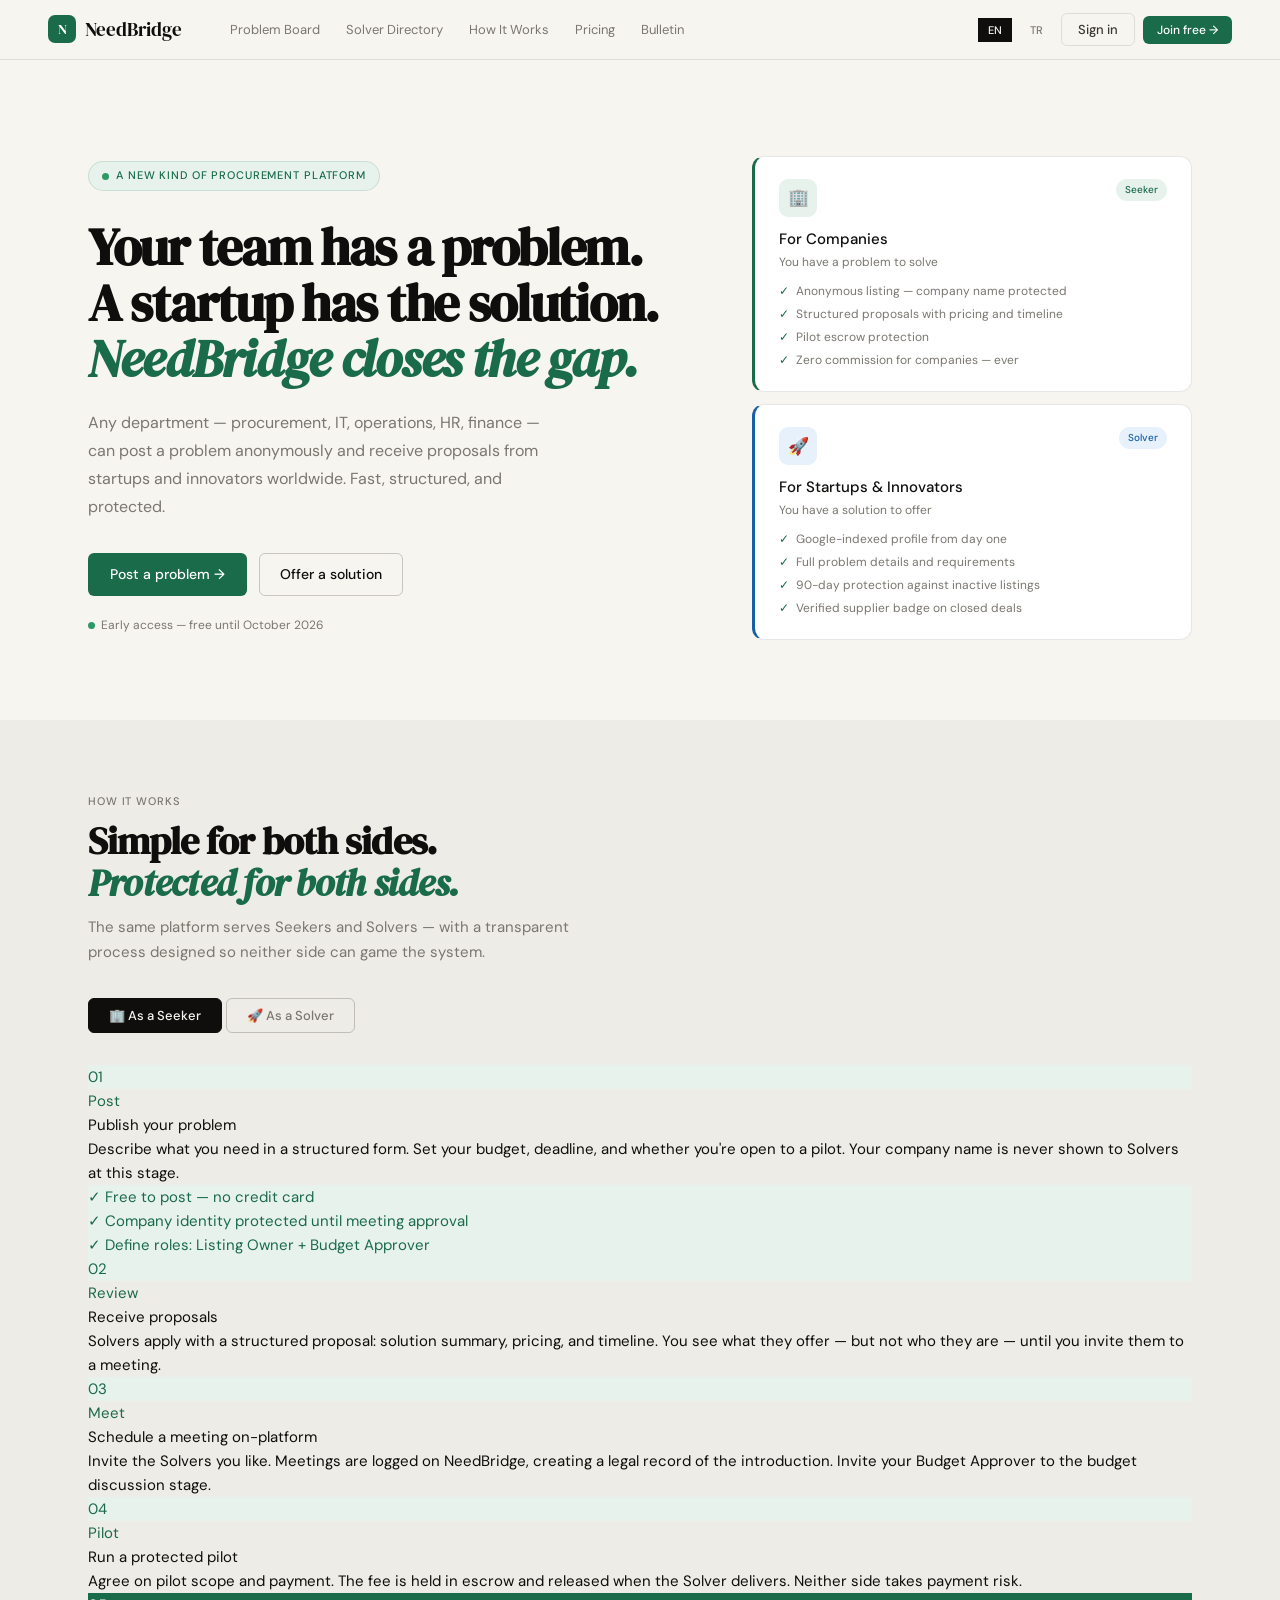
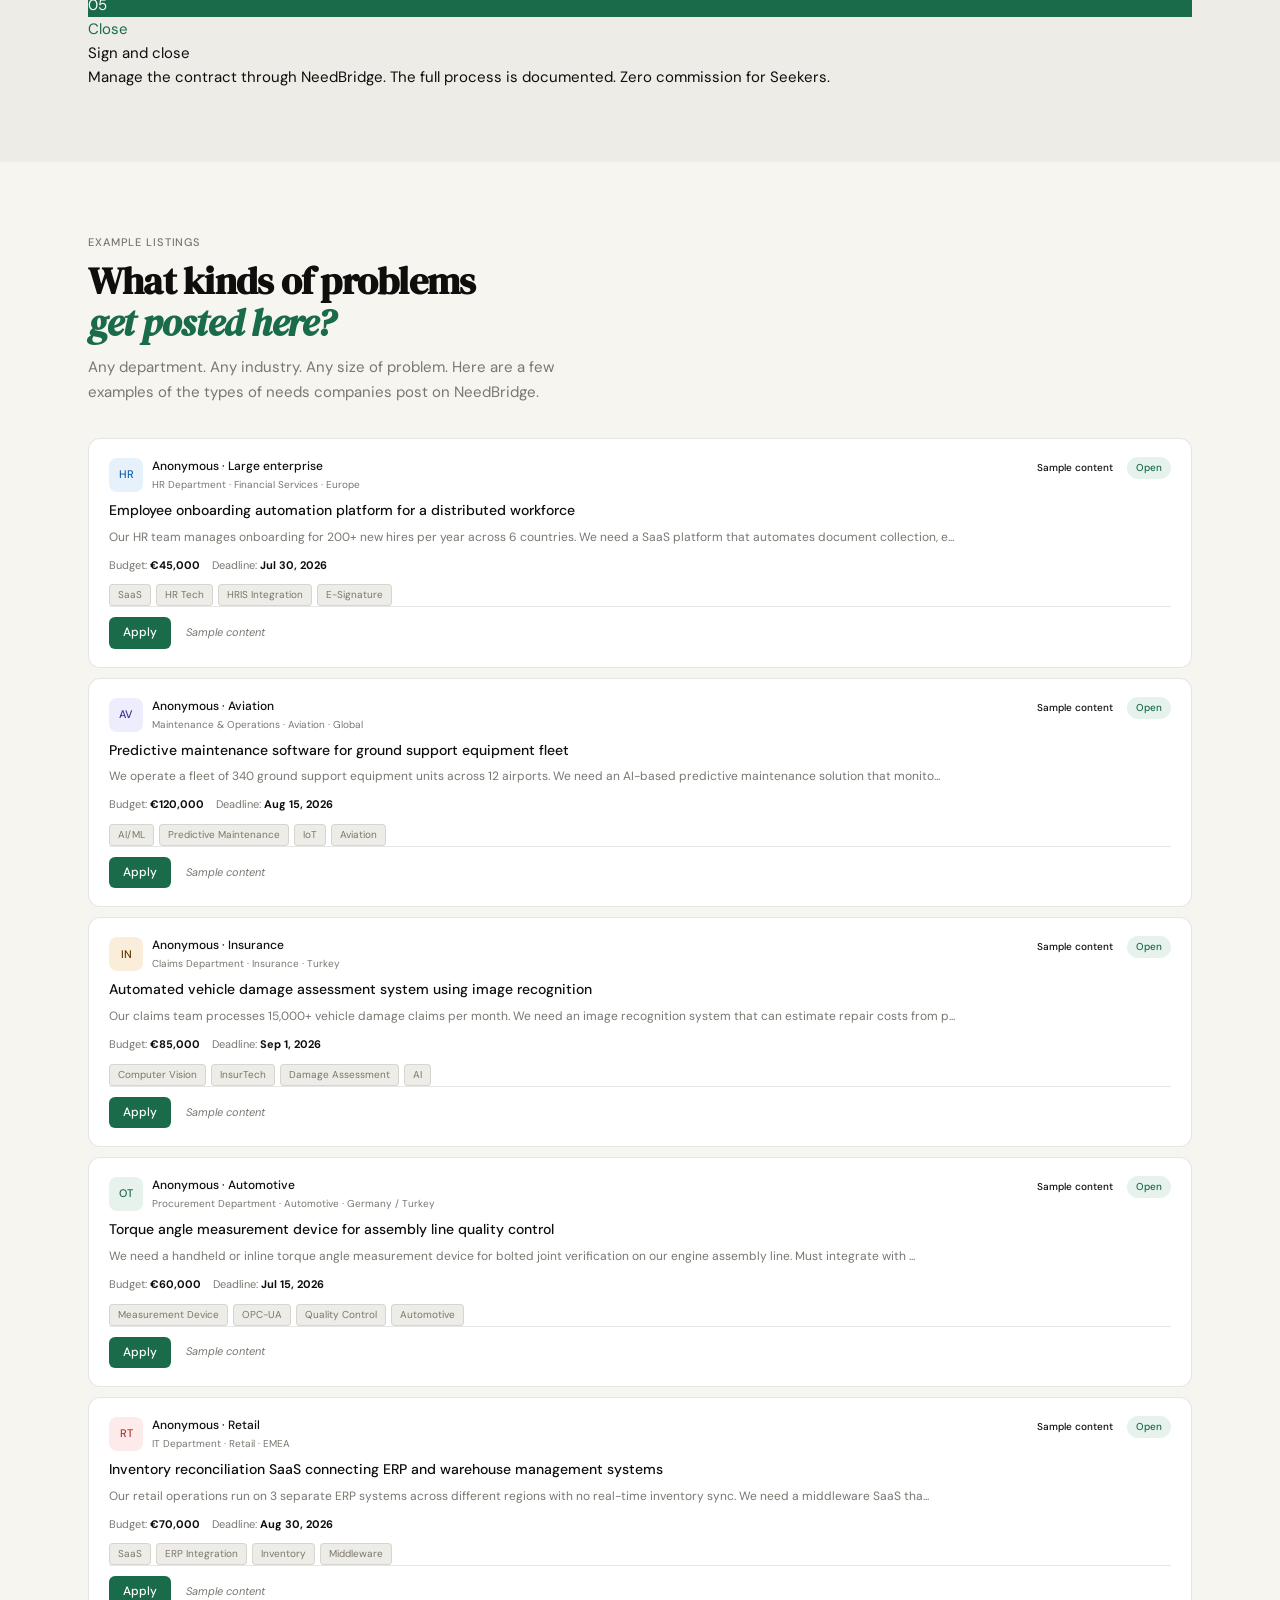
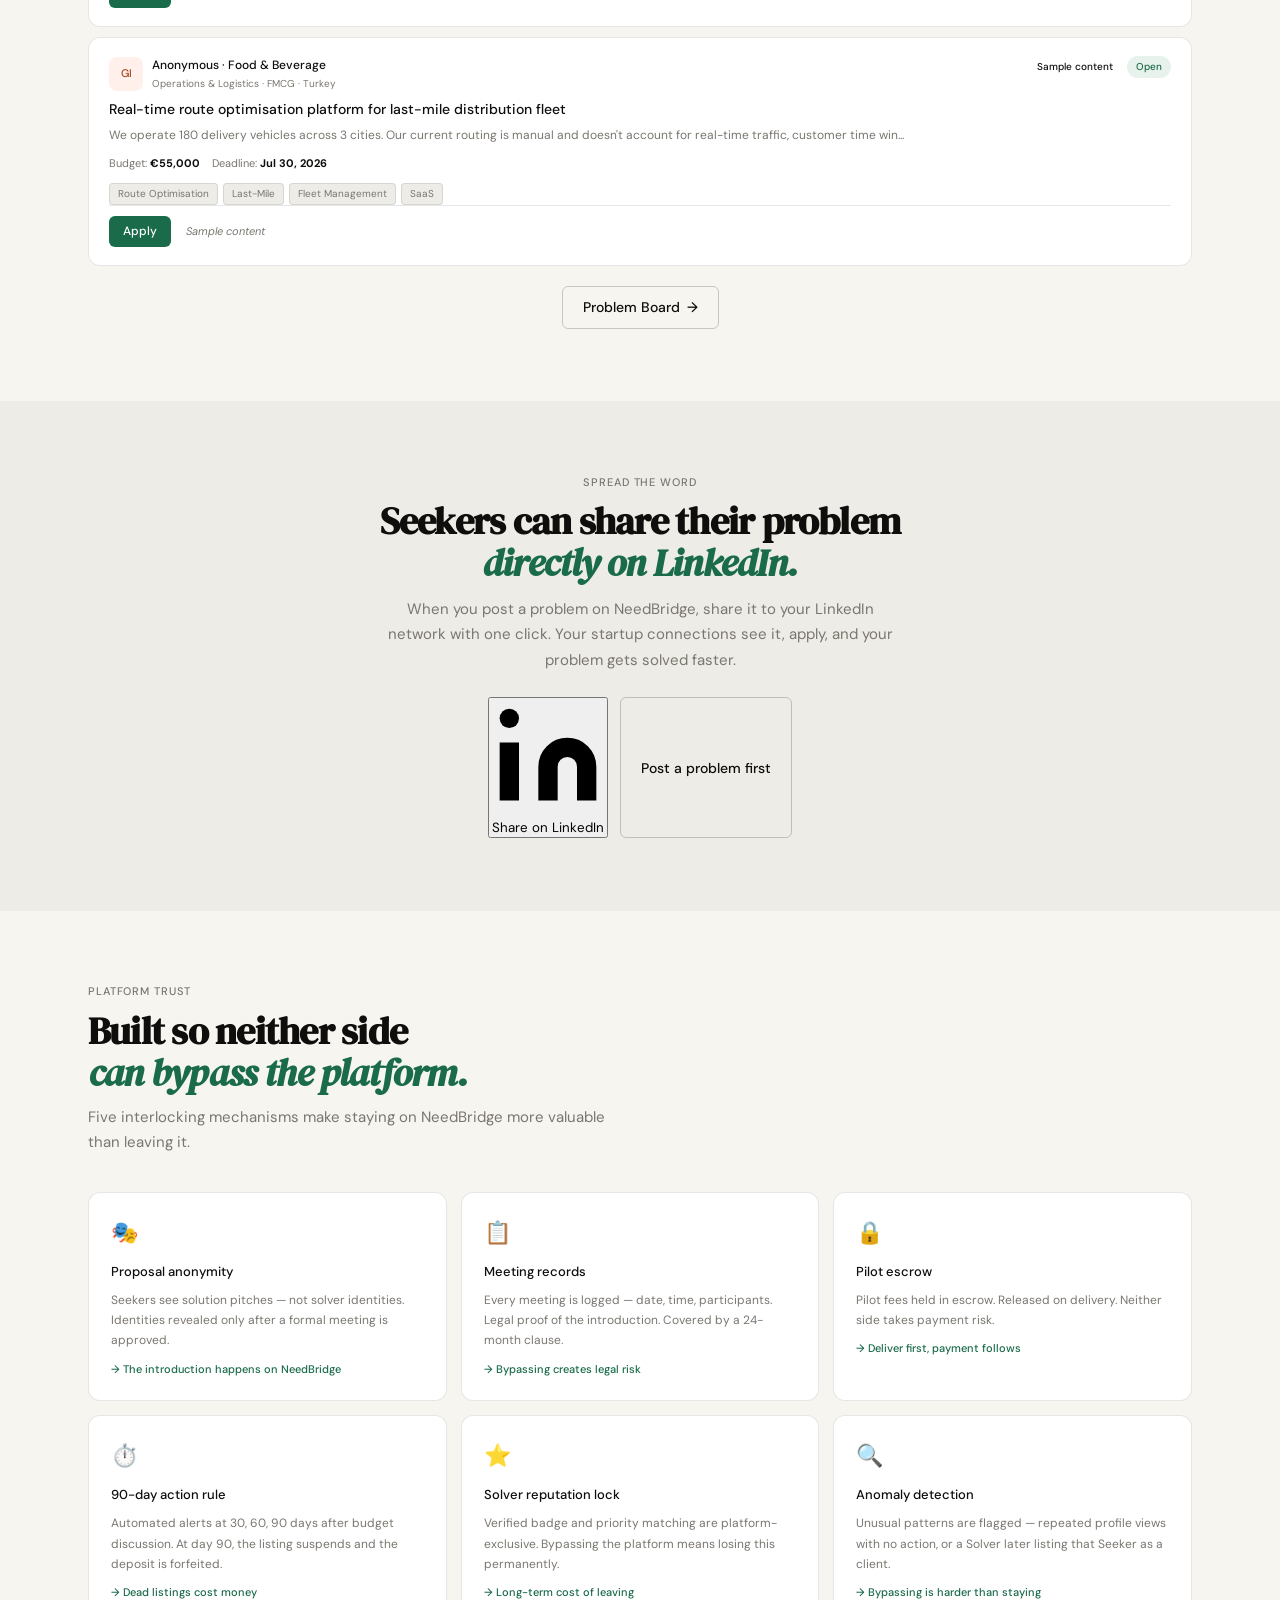
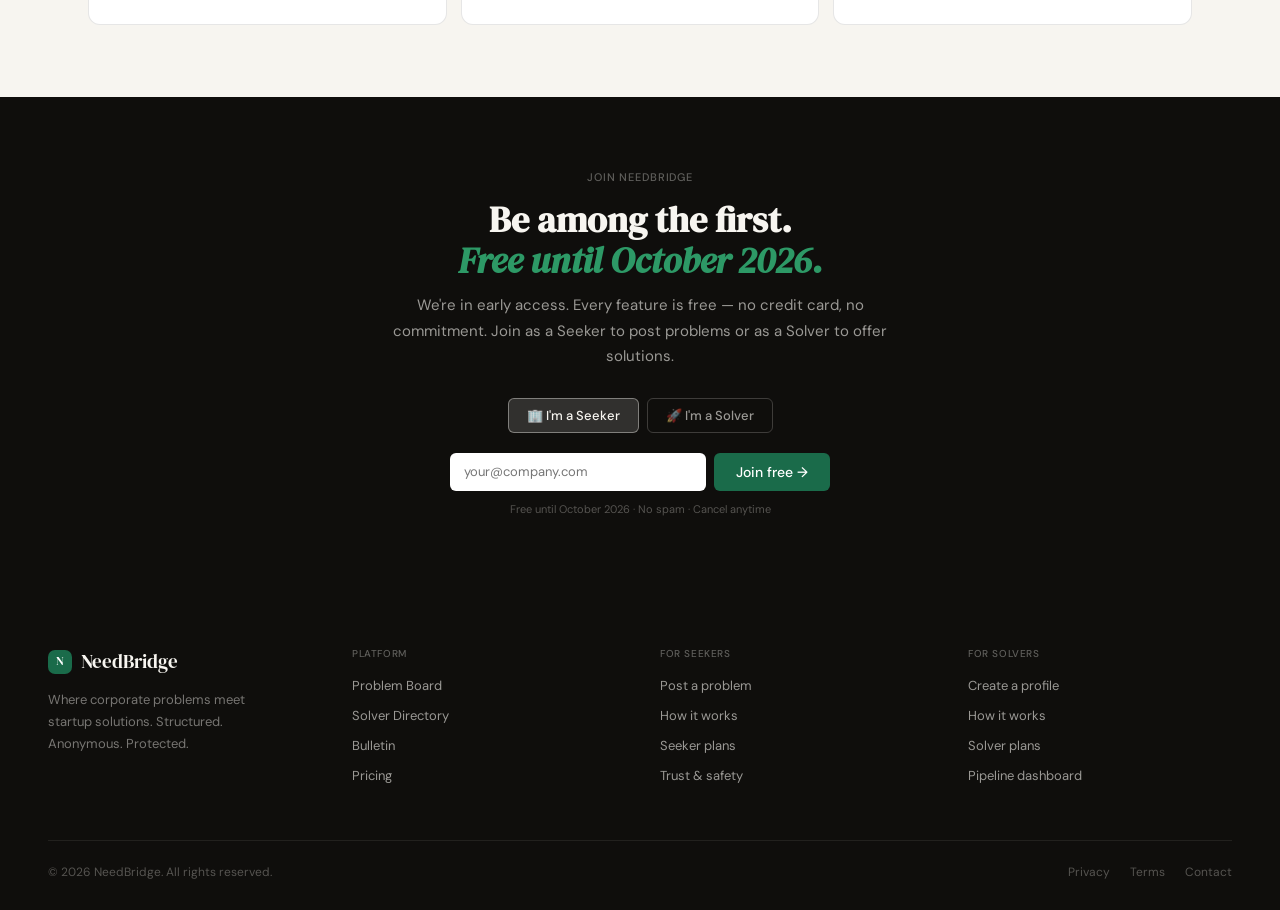
<file: index.html>
<!DOCTYPE html>
<html lang="en">
<head>
<meta charset="UTF-8"><meta name="viewport" content="width=device-width,initial-scale=1">
<title>NeedBridge — Where Corporate Problems Meet Startup Solutions</title>
<meta name="description" content="NeedBridge connects companies that have unsolved procurement problems with startups and innovators worldwide.">
<link rel="preconnect" href="https://fonts.googleapis.com">
<link href="https://fonts.googleapis.com/css2?family=DM+Serif+Display:ital@0;1&family=DM+Sans:wght@300;400;500&display=swap" rel="stylesheet">
<link rel="stylesheet" href="style.css">
<style>
.hero{max-width:1200px;margin:0 auto;padding:96px 48px 80px;display:grid;grid-template-columns:1fr 440px;gap:72px;align-items:center}
.hero-eyebrow{display:inline-flex;align-items:center;gap:7px;font-size:11px;font-weight:500;letter-spacing:.08em;text-transform:uppercase;color:var(--green);background:var(--green-l);border:1px solid rgba(26,107,74,.15);padding:5px 13px;border-radius:20px;margin-bottom:28px}
.hero-eyebrow::before{content:'';width:7px;height:7px;border-radius:50%;background:var(--green-m)}
h1.hero-h{font-size:52px;line-height:1.08;letter-spacing:-.025em;margin-bottom:22px}
h1.hero-h em{font-style:italic;color:var(--green)}
.hero-desc{font-size:16px;color:var(--ink3);line-height:1.75;margin-bottom:32px;max-width:480px}
.hero-actions{display:flex;gap:12px;align-items:center;margin-bottom:20px}
.hero-early{font-size:12px;color:var(--ink3);display:flex;align-items:center;gap:6px}
.hero-early::before{content:'';width:7px;height:7px;border-radius:50%;background:var(--green-m)}

.role-cards{display:flex;flex-direction:column;gap:12px}
.role-card{background:var(--white);border:1px solid var(--line);border-radius:var(--rl);padding:22px 24px;cursor:pointer;transition:border-color .18s,transform .15s}
.role-card:hover{border-color:var(--line2);transform:translateY(-1px)}
.role-card.seeker{border-left:3px solid var(--green)}
.role-card.solver{border-left:3px solid var(--blue)}
.rc-top{display:flex;justify-content:space-between;align-items:flex-start;margin-bottom:10px}
.rc-icon{width:38px;height:38px;border-radius:9px;display:flex;align-items:center;justify-content:center;font-size:17px;flex-shrink:0}
.rc-title{font-size:15px;font-weight:500;color:var(--ink);margin-bottom:2px}
.rc-sub{font-size:12px;color:var(--ink3);margin-bottom:10px}
.rc-feats{display:flex;flex-direction:column;gap:5px}
.rc-feat{font-size:12px;color:var(--ink3);display:flex;align-items:flex-start;gap:7px;line-height:1.5}
.rc-feat::before{content:'✓';color:var(--green);font-weight:500;flex-shrink:0;margin-top:0}

.how-bg{background:var(--paper2);padding:1px 0}
.how-tabs{display:flex;gap:4px;margin-bottom:32px}
.htab{padding:8px 20px;border-radius:var(--r);font-size:13px;font-weight:500;cursor:pointer;border:1px solid var(--line2);background:none;color:var(--ink3);transition:all .15s;font-family:'DM Sans',sans-serif}
.htab.on{background:var(--ink);color:var(--paper);border-color:var(--ink)}
.how-flow{display:none;flex-direction:column}
.how-flow.on{display:flex}

.protect-grid{display:grid;grid-template-columns:repeat(3,1fr);gap:14px}
.pc{background:var(--white);border:1px solid var(--line);border-radius:var(--rl);padding:22px;transition:border-color .15s,transform .15s}
.pc:hover{border-color:var(--line2);transform:translateY(-2px)}
.pc-ic{font-size:22px;margin-bottom:12px}
.pc-t{font-size:13px;font-weight:500;color:var(--ink);margin-bottom:7px}
.pc-b{font-size:12px;color:var(--ink3);line-height:1.7}
.pc-e{font-size:11px;font-weight:500;color:var(--green);margin-top:10px}

.sample-grid{display:flex;flex-direction:column;gap:10px}
.sample-card{background:var(--white);border:1px solid var(--line);border-radius:var(--rl);padding:18px 20px;transition:border-color .15s}
.sample-card:hover{border-color:var(--line2)}
.sc-top{display:flex;justify-content:space-between;align-items:flex-start;margin-bottom:8px}
.sc-co{display:flex;gap:9px;align-items:center}
.sc-av{width:34px;height:34px;border-radius:8px;display:flex;align-items:center;justify-content:center;font-size:11px;font-weight:500;flex-shrink:0}
.sc-nm{font-size:12px;font-weight:500;color:var(--ink);margin-bottom:1px}
.sc-sc{font-size:10px;color:var(--ink3)}
.sc-title{font-size:14px;font-weight:500;color:var(--ink);line-height:1.4;margin-bottom:7px}
.sc-desc{font-size:12px;color:var(--ink3);line-height:1.6;margin-bottom:10px}
.sc-meta{display:flex;gap:12px;flex-wrap:wrap;margin-bottom:10px}
.sm{font-size:11px;color:var(--ink3)}.sm strong{color:var(--ink)}
.sc-foot{display:flex;gap:7px;align-items:center;padding-top:10px;border-top:1px solid var(--line)}

.early-section{background:var(--ink);padding:72px 48px;text-align:center}
.early-inner{max-width:520px;margin:0 auto}
.early-tag{font-size:11px;font-weight:500;letter-spacing:.08em;text-transform:uppercase;color:rgba(247,245,240,.35);margin-bottom:12px}
.early-h{font-family:'DM Serif Display',serif;font-size:36px;color:var(--paper);margin-bottom:12px;line-height:1.15}
.early-h em{font-style:italic;color:var(--green-m)}
.early-d{font-size:15px;color:rgba(247,245,240,.6);line-height:1.7;margin-bottom:28px}
.early-roles{display:flex;gap:8px;justify-content:center;margin-bottom:20px}
.early-role{padding:8px 18px;border-radius:var(--r);font-size:13px;font-weight:500;cursor:pointer;border:1px solid rgba(247,245,240,.2);background:none;color:rgba(247,245,240,.6);transition:all .15s;font-family:'DM Sans',sans-serif}
.early-role.on{background:rgba(247,245,240,.15);color:var(--paper);border-color:rgba(247,245,240,.4)}
.early-form{display:flex;gap:8px;max-width:380px;margin:0 auto 10px}
.early-input{flex:1;padding:10px 14px;border-radius:var(--r);border:none;font-size:13px;font-family:'DM Sans',sans-serif;color:var(--ink);outline:none}
.early-note{font-size:11px;color:rgba(247,245,240,.3)}
</style>
</head>
<body>
<div id="nav-root"></div>

<!-- HERO -->
<div style="max-width:1200px;margin:0 auto">
<div class="hero">
  <div>
    <div class="hero-eyebrow"><span data-i18n="hero_tag">A new kind of procurement platform</span></div>
    <h1 class="hero-h">
      <span data-i18n="hero_h1">Your team has a problem.</span><br>
      <span data-i18n="hero_h2">A startup has the solution.</span><br>
      <em data-i18n="hero_em">NeedBridge closes the gap.</em>
    </h1>
    <p class="hero-desc" data-i18n="hero_desc"></p>
    <div class="hero-actions">
      <a href="join.html?role=seeker" class="btn btn-primary" data-i18n="hero_cta_seeker">Post a problem →</a>
      <a href="join.html?role=solver" class="btn btn-outline" data-i18n="hero_cta_solver">Offer a solution</a>
    </div>
    <div class="hero-early" data-i18n="hero_early">Early access — free until October 2026</div>
  </div>
  <div class="role-cards">
    <div class="role-card seeker" onclick="location.href='join.html?role=seeker'">
      <div class="rc-top">
        <div class="rc-icon" style="background:#e8f2ec">🏢</div>
        <span class="badge badge-green" data-i18n="seeker_label">Seeker</span>
      </div>
      <div class="rc-title" data-i18n="seeker_title">For Companies</div>
      <div class="rc-sub" data-i18n="seeker_sub">You have a problem to solve</div>
      <div class="rc-feats">
        <div class="rc-feat" data-i18n="seeker_f1">Anonymous listing — company name protected</div>
        <div class="rc-feat" data-i18n="seeker_f2">Structured proposals with pricing and timeline</div>
        <div class="rc-feat" data-i18n="seeker_f3">Pilot escrow protection</div>
        <div class="rc-feat" data-i18n="seeker_f4">Zero commission for companies — ever</div>
      </div>
    </div>
    <div class="role-card solver" onclick="location.href='join.html?role=solver'">
      <div class="rc-top">
        <div class="rc-icon" style="background:#e6f1fb">🚀</div>
        <span class="badge badge-blue" data-i18n="solver_label">Solver</span>
      </div>
      <div class="rc-title" data-i18n="solver_title">For Startups & Innovators</div>
      <div class="rc-sub" data-i18n="solver_sub">You have a solution to offer</div>
      <div class="rc-feats">
        <div class="rc-feat" data-i18n="solver_f1">Google-indexed profile from day one</div>
        <div class="rc-feat" data-i18n="solver_f2">Full problem details and requirements</div>
        <div class="rc-feat" data-i18n="solver_f3">90-day protection against inactive listings</div>
        <div class="rc-feat" data-i18n="solver_f4">Verified supplier badge on closed deals</div>
      </div>
    </div>
  </div>
</div>
</div>

<!-- HOW IT WORKS -->
<div class="how-bg">
<div class="section">
  <div class="sec-tag" data-i18n="how_tag">How it works</div>
  <h2 class="sec-h" style="margin-bottom:10px">
    <span data-i18n="how_h">Simple for both sides.</span><br>
    <em data-i18n="how_em">Protected for both sides.</em>
  </h2>
  <p class="sec-d" style="margin-bottom:32px" data-i18n="how_desc"></p>
  <div class="how-tabs">
    <button class="htab on" id="htab-seeker" onclick="swHow('seeker',this)" data-i18n="how_tab_seeker">🏢 As a Seeker</button>
    <button class="htab" id="htab-solver" onclick="swHow('solver',this)" data-i18n="how_tab_solver">🚀 As a Solver</button>
  </div>

  <div id="how-seeker" class="how-flow on">
    <div class="how-step">
      <div class="hs-left"><div class="hs-num" style="background:#e8f2ec;color:#1a6b4a">01</div><div class="hs-line"></div></div>
      <div class="hs-body">
        <div class="hs-label" style="color:#1a6b4a" data-i18n="how_s1_label">Post</div>
        <div class="hs-title" data-i18n="how_s1_title">Publish your problem</div>
        <div class="hs-desc" data-i18n="how_s1_desc"></div>
        <div class="hs-detail" style="background:#e8f2ec;color:#1a6b4a">
          <div class="hs-row" data-i18n="how_s1_d1">✓ Free to post — no credit card</div>
          <div class="hs-row" data-i18n="how_s1_d2">✓ Company identity protected until meeting approval</div>
          <div class="hs-row" data-i18n="how_s1_d3">✓ Define roles: Listing Owner + Budget Approver</div>
        </div>
      </div>
    </div>
    <div class="how-step">
      <div class="hs-left"><div class="hs-num" style="background:#e8f2ec;color:#1a6b4a">02</div><div class="hs-line"></div></div>
      <div class="hs-body">
        <div class="hs-label" style="color:#1a6b4a" data-i18n="how_s2_label">Review</div>
        <div class="hs-title" data-i18n="how_s2_title">Receive proposals</div>
        <div class="hs-desc" data-i18n="how_s2_desc"></div>
      </div>
    </div>
    <div class="how-step">
      <div class="hs-left"><div class="hs-num" style="background:#e8f2ec;color:#1a6b4a">03</div><div class="hs-line"></div></div>
      <div class="hs-body">
        <div class="hs-label" style="color:#1a6b4a" data-i18n="how_s3_label">Meet</div>
        <div class="hs-title" data-i18n="how_s3_title">Schedule a meeting on-platform</div>
        <div class="hs-desc" data-i18n="how_s3_desc"></div>
      </div>
    </div>
    <div class="how-step">
      <div class="hs-left"><div class="hs-num" style="background:#e8f2ec;color:#1a6b4a">04</div><div class="hs-line"></div></div>
      <div class="hs-body">
        <div class="hs-label" style="color:#1a6b4a" data-i18n="how_s4_label">Pilot</div>
        <div class="hs-title" data-i18n="how_s4_title">Run a protected pilot</div>
        <div class="hs-desc" data-i18n="how_s4_desc"></div>
      </div>
    </div>
    <div class="how-step">
      <div class="hs-left"><div class="hs-num" style="background:#1a6b4a;color:#fff">05</div></div>
      <div class="hs-body">
        <div class="hs-label" style="color:#1a6b4a" data-i18n="how_s5_label">Close</div>
        <div class="hs-title" data-i18n="how_s5_title">Sign and close</div>
        <div class="hs-desc" data-i18n="how_s5_desc"></div>
      </div>
    </div>
  </div>

  <div id="how-solver" class="how-flow">
    <div class="how-step">
      <div class="hs-left"><div class="hs-num" style="background:#e6f1fb;color:#185fa5">01</div><div class="hs-line"></div></div>
      <div class="hs-body">
        <div class="hs-label" style="color:#185fa5" data-i18n="how_v1_label">Profile</div>
        <div class="hs-title" data-i18n="how_v1_title">Build your profile</div>
        <div class="hs-desc" data-i18n="how_v1_desc"></div>
      </div>
    </div>
    <div class="how-step">
      <div class="hs-left"><div class="hs-num" style="background:#e6f1fb;color:#185fa5">02</div><div class="hs-line"></div></div>
      <div class="hs-body">
        <div class="hs-label" style="color:#185fa5" data-i18n="how_v2_label">Discover</div>
        <div class="hs-title" data-i18n="how_v2_title">Find matching problems</div>
        <div class="hs-desc" data-i18n="how_v2_desc"></div>
      </div>
    </div>
    <div class="how-step">
      <div class="hs-left"><div class="hs-num" style="background:#e6f1fb;color:#185fa5">03</div><div class="hs-line"></div></div>
      <div class="hs-body">
        <div class="hs-label" style="color:#185fa5" data-i18n="how_v3_label">Apply</div>
        <div class="hs-title" data-i18n="how_v3_title">Submit your proposal</div>
        <div class="hs-desc" data-i18n="how_v3_desc"></div>
        <div class="hs-detail" style="background:#e6f1fb;color:#185fa5">
          <div class="hs-row" data-i18n="how_v3_d1">✓ Identity hidden until meeting approved</div>
          <div class="hs-row" data-i18n="how_v3_d2">✓ Seeker expected to respond within 48 hours</div>
        </div>
      </div>
    </div>
    <div class="how-step">
      <div class="hs-left"><div class="hs-num" style="background:#e6f1fb;color:#185fa5">04</div><div class="hs-line"></div></div>
      <div class="hs-body">
        <div class="hs-label" style="color:#185fa5" data-i18n="how_v4_label">Track</div>
        <div class="hs-title" data-i18n="how_v4_title">Track your pipeline</div>
        <div class="hs-desc" data-i18n="how_v4_desc"></div>
      </div>
    </div>
    <div class="how-step">
      <div class="hs-left"><div class="hs-num" style="background:#185fa5;color:#fff">05</div></div>
      <div class="hs-body">
        <div class="hs-label" style="color:#185fa5" data-i18n="how_v5_label">Close</div>
        <div class="hs-title" data-i18n="how_v5_title">Deliver, get paid</div>
        <div class="hs-desc" data-i18n="how_v5_desc"></div>
      </div>
    </div>
  </div>
</div>
</div>

<!-- SAMPLE PROBLEMS -->
<div class="section">
  <div class="sec-tag" data-i18n="sample_tag">Example listings</div>
  <h2 class="sec-h" style="margin-bottom:10px">
    <span data-i18n="sample_h">What kinds of problems</span><br>
    <em data-i18n="sample_em">get posted here?</em>
  </h2>
  <p class="sec-d" style="margin-bottom:32px" data-i18n="sample_desc"></p>
  <div class="sample-grid" id="sample-grid"></div>
  <div style="margin-top:20px;text-align:center">
    <a href="problems.html" class="btn btn-outline">
      <span data-i18n="pb_eyebrow">Problem Board</span> →
    </a>
  </div>
</div>

<!-- LINKEDIN -->
<div style="background:var(--paper2);padding:1px 0">
<div class="section" style="text-align:center">
  <div class="sec-tag" data-i18n="li_tag">Spread the word</div>
  <h2 class="sec-h" style="margin-bottom:12px">
    <span data-i18n="li_h">Seekers can share their problem</span><br>
    <em data-i18n="li_em">directly on LinkedIn.</em>
  </h2>
  <p class="sec-d" style="margin-bottom:24px;margin-left:auto;margin-right:auto;text-align:center" data-i18n="li_desc"></p>
  <div style="display:flex;gap:12px;justify-content:center">
    <button class="li-btn" onclick="shareOnLinkedIn('I just posted a procurement problem on NeedBridge. Looking for innovative solutions.')">
      <svg viewBox="0 0 24 24"><path d="M16 8a6 6 0 016 6v7h-4v-7a2 2 0 00-2-2 2 2 0 00-2 2v7h-4v-7a6 6 0 016-6zM2 9h4v12H2z"/><circle cx="4" cy="4" r="2"/></svg>
      <span data-i18n="li_btn">Share on LinkedIn</span>
    </button>
    <a href="join.html?role=seeker" class="btn btn-outline" data-i18n="li_cta">Post a problem first</a>
  </div>
</div>
</div>

<!-- TRUST -->
<div class="section">
  <div class="sec-tag" data-i18n="trust_tag">Platform trust</div>
  <h2 class="sec-h" style="margin-bottom:10px">
    <span data-i18n="trust_h">Built so neither side</span><br>
    <em data-i18n="trust_em">can bypass the platform.</em>
  </h2>
  <p class="sec-d" style="margin-bottom:36px" data-i18n="trust_desc"></p>
  <div class="protect-grid">
    <div class="pc"><div class="pc-ic">🎭</div><div class="pc-t" data-i18n="trust_1_t">Proposal anonymity</div><div class="pc-b" data-i18n="trust_1_b"></div><div class="pc-e" data-i18n="trust_1_e"></div></div>
    <div class="pc"><div class="pc-ic">📋</div><div class="pc-t" data-i18n="trust_2_t">Meeting records</div><div class="pc-b" data-i18n="trust_2_b"></div><div class="pc-e" data-i18n="trust_2_e"></div></div>
    <div class="pc"><div class="pc-ic">🔒</div><div class="pc-t" data-i18n="trust_3_t">Pilot escrow</div><div class="pc-b" data-i18n="trust_3_b"></div><div class="pc-e" data-i18n="trust_3_e"></div></div>
    <div class="pc"><div class="pc-ic">⏱️</div><div class="pc-t" data-i18n="trust_4_t">90-day action rule</div><div class="pc-b" data-i18n="trust_4_b"></div><div class="pc-e" data-i18n="trust_4_e"></div></div>
    <div class="pc"><div class="pc-ic">⭐</div><div class="pc-t" data-i18n="trust_5_t">Solver reputation lock</div><div class="pc-b" data-i18n="trust_5_b"></div><div class="pc-e" data-i18n="trust_5_e"></div></div>
    <div class="pc"><div class="pc-ic">🔍</div><div class="pc-t" data-i18n="trust_6_t">Anomaly detection</div><div class="pc-b" data-i18n="trust_6_b"></div><div class="pc-e" data-i18n="trust_6_e"></div></div>
  </div>
</div>

<!-- EARLY ACCESS -->
<div class="early-section">
  <div class="early-inner">
    <div class="early-tag" data-i18n="early_tag">Join NeedBridge</div>
    <h2 class="early-h">
      <span data-i18n="early_h">Be among the first.</span><br>
      <em data-i18n="early_em">Free until October 2026.</em>
    </h2>
    <p class="early-d" data-i18n="early_desc"></p>
    <div class="early-roles">
      <button class="early-role on" id="role-seeker" onclick="setERole('seeker')" data-i18n="early_seeker">🏢 I'm a Seeker</button>
      <button class="early-role" id="role-solver" onclick="setERole('solver')" data-i18n="early_solver">🚀 I'm a Solver</button>
    </div>
    <div class="early-form">
      <input class="early-input" type="email" id="early-email" placeholder="your@company.com">
      <button class="btn btn-primary" onclick="earlyJoin()" data-i18n="early_btn">Join free →</button>
    </div>
    <div class="early-note" data-i18n="early_note">Free until October 2026 · No spam · Cancel anytime</div>
  </div>
</div>

<div id="footer-root"></div>
<script src="i18n.js"></script>
<script src="components.js"></script>
<script>
renderNav('');
renderFooter();

function swHow(role, btn) {
  document.querySelectorAll('.htab').forEach(b => b.classList.remove('on'));
  document.querySelectorAll('.how-flow').forEach(f => f.classList.remove('on'));
  btn.classList.add('on');
  document.getElementById('how-' + role).classList.add('on');
}

let eRole = 'seeker';
function setERole(r) {
  eRole = r;
  document.getElementById('role-seeker').classList.toggle('on', r==='seeker');
  document.getElementById('role-solver').classList.toggle('on', r==='solver');
}
function earlyJoin() {
  const email = document.getElementById('early-email').value;
  if(!email) return;
  location.href = `join.html?role=${eRole}&email=${encodeURIComponent(email)}`;
}

function renderSamples() {
  const l = currentLang;
  document.getElementById('sample-grid').innerHTML = SAMPLE_PROBLEMS.map(p => `
    <div class="sample-card">
      <div class="sc-top">
        <div class="sc-co">
          <div class="sc-av" style="background:${p.avbg};color:${p.avco}">${p.av}</div>
          <div>
            <div class="sc-nm">${p.co[l]}</div>
            <div class="sc-sc">${p.dept[l]} · ${p.sector[l]}</div>
          </div>
        </div>
        <div style="display:flex;gap:5px;align-items:center">
          <span class="badge badge-sample">${t('sample_label')}</span>
          <span class="badge badge-green">${t('sample_open')}</span>
        </div>
      </div>
      <div class="sc-title">${p.title[l]}</div>
      <div class="sc-desc">${p.desc[l].substring(0,140)}...</div>
      <div class="sc-meta">
        <span class="sm">${t('sample_budget')}: <strong>${p.budget}</strong></span>
        <span class="sm">${t('sample_deadline')}: <strong>${p.deadline[l]}</strong></span>
      </div>
      <div class="tags">${p.tags[l].map(tg=>`<span class="tag">${tg}</span>`).join('')}</div>
      <div class="sc-foot">
        <a href="join.html?role=solver" class="btn btn-primary btn-sm">${t('sample_apply')}</a>
        <span style="font-size:11px;color:var(--ink3);margin-left:8px;font-style:italic">${t('sample_label')}</span>
      </div>
    </div>`).join('');
}

document.addEventListener('langChanged', renderSamples);
document.addEventListener('DOMContentLoaded', renderSamples);
</script>
</body>
</html>
</file>
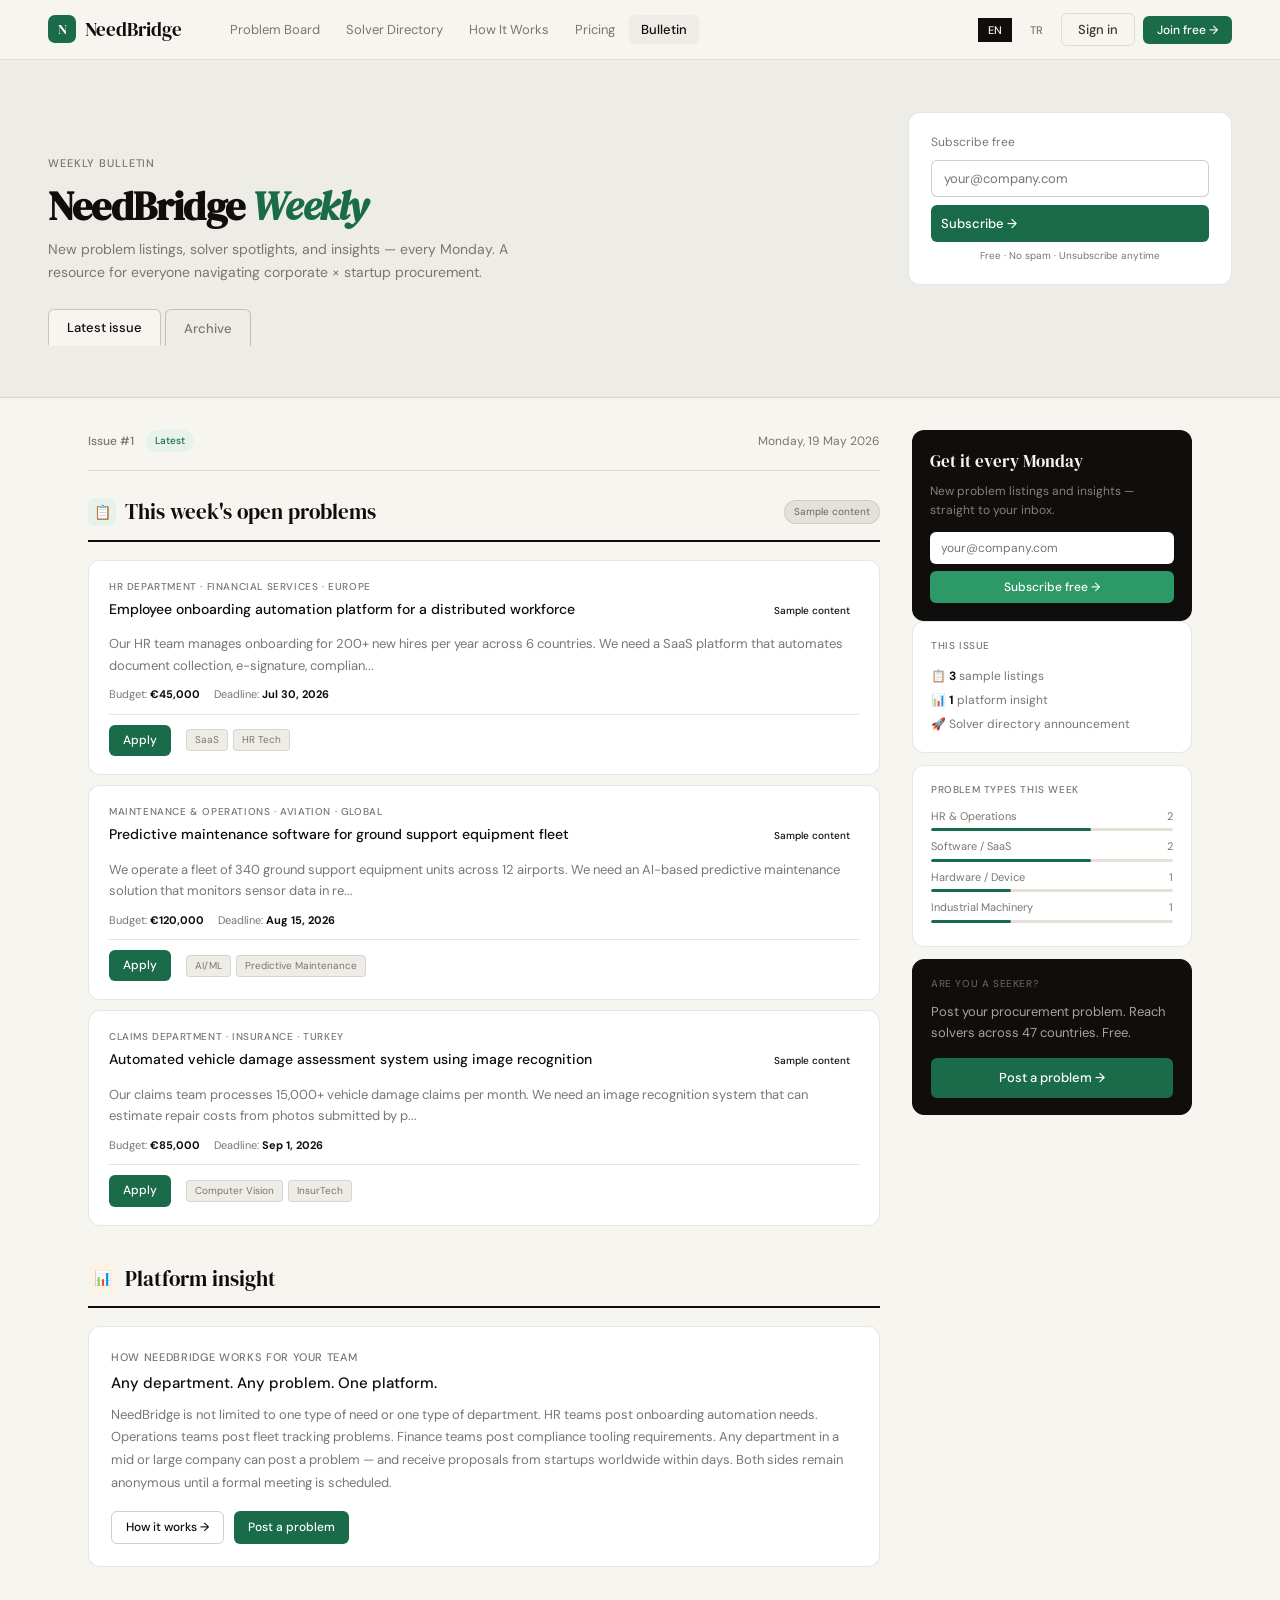
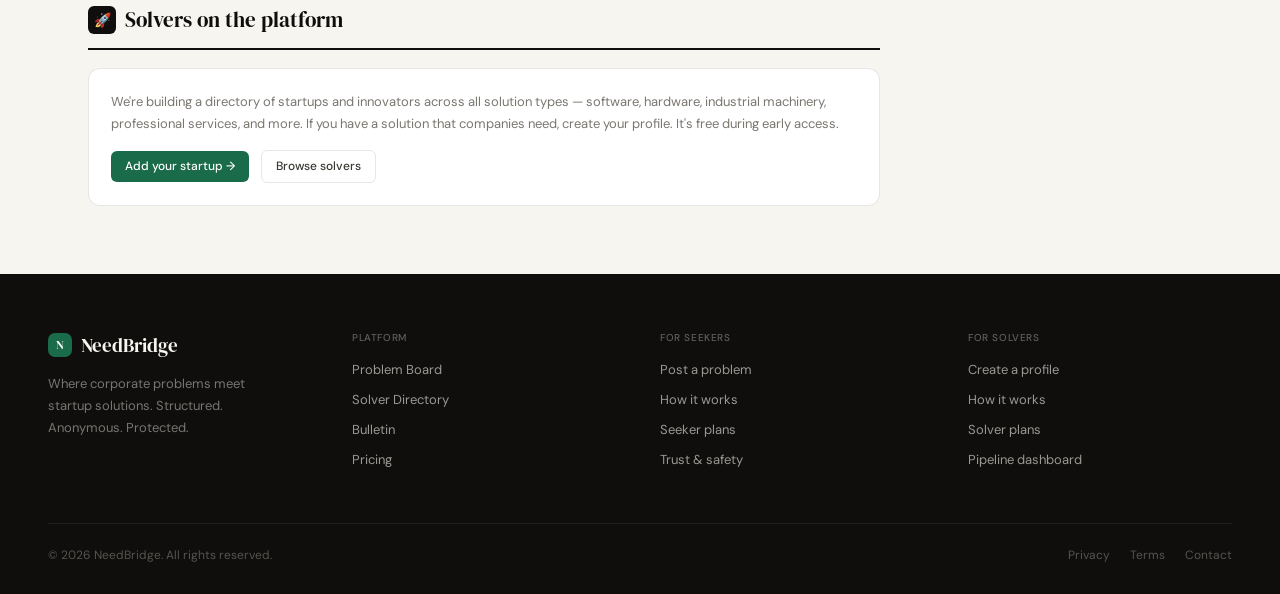
<file: bulletin.html>
<!DOCTYPE html>
<html lang="en">
<head>
<meta charset="UTF-8"><meta name="viewport" content="width=device-width,initial-scale=1">
<title>Weekly Bulletin — NeedBridge</title>
<link rel="preconnect" href="https://fonts.googleapis.com">
<link href="https://fonts.googleapis.com/css2?family=DM+Serif+Display:ital@0;1&family=DM+Sans:wght@300;400;500&display=swap" rel="stylesheet">
<link rel="stylesheet" href="style.css">
<style>
.bul-hero{background:var(--paper2);border-bottom:1px solid var(--line);padding:52px 48px}
.bh-inner{max-width:1200px;margin:0 auto;display:grid;grid-template-columns:1fr auto;align-items:end;gap:40px}
h1.bh-h{font-family:'DM Serif Display',serif;font-size:40px;line-height:1.1;letter-spacing:-.02em;margin-bottom:10px}
h1.bh-h em{font-style:italic;color:var(--green)}
.bh-d{font-size:14px;color:var(--ink3);line-height:1.7;max-width:460px}
.sub-box{background:var(--white);border:1px solid var(--line);border-radius:var(--rl);padding:20px 22px;min-width:240px}
.sub-lbl{font-size:12px;color:var(--ink3);margin-bottom:8px}
.sub-in{width:100%;padding:9px 12px;border:1px solid var(--line2);border-radius:var(--r);font-size:13px;font-family:'DM Sans',sans-serif;color:var(--ink);outline:none;margin-bottom:8px}
.sub-in:focus{border-color:var(--green)}
.sub-note{font-size:10px;color:var(--ink3);text-align:center;margin-top:6px}
.bul-tabs{display:flex;gap:4px;margin-top:24px}
.btab{padding:9px 18px;font-size:13px;font-weight:500;cursor:pointer;border:1px solid var(--line2);border-bottom:none;background:none;color:var(--ink3);transition:all .15s;border-radius:var(--r) var(--r) 0 0;margin-bottom:-1px;font-family:'DM Sans',sans-serif}
.btab.on{background:var(--paper);color:var(--ink);border-bottom:1px solid var(--paper)}
.bul-layout{max-width:1200px;margin:0 auto;padding:32px 48px;display:grid;grid-template-columns:1fr 280px;gap:32px}
.issue-meta{display:flex;align-items:center;gap:12px;margin-bottom:24px;padding-bottom:18px;border-bottom:1px solid var(--line);font-size:12px;color:var(--ink3)}
.bsec{margin-bottom:36px}
.bsec-head{display:flex;align-items:center;gap:9px;margin-bottom:18px;padding-bottom:11px;border-bottom:2px solid var(--ink)}
.bsec-ic{width:28px;height:28px;border-radius:6px;display:flex;align-items:center;justify-content:center;font-size:14px}
.bsec-label{font-family:'DM Serif Display',serif;font-size:21px;color:var(--ink)}
.bprob{background:var(--white);border:1px solid var(--line);border-radius:var(--rl);padding:18px 20px;margin-bottom:10px;cursor:pointer;transition:border-color .15s}
.bprob:hover{border-color:var(--line2)}
.bp-dept{font-size:10px;font-weight:500;letter-spacing:.06em;text-transform:uppercase;color:var(--ink3);margin-bottom:5px}
.bp-title{font-size:14px;font-weight:500;color:var(--ink);line-height:1.4;margin-bottom:7px}
.bp-ctx{font-size:13px;color:var(--ink3);line-height:1.65;margin-bottom:10px}
.bp-meta{display:flex;gap:14px;flex-wrap:wrap;margin-bottom:10px}
.bm{font-size:11px;color:var(--ink3)}.bm strong{color:var(--ink)}
.bp-foot{display:flex;gap:7px;align-items:center;padding-top:10px;border-top:1px solid var(--line)}
.sb-card{background:var(--white);border:1px solid var(--line);border-radius:var(--rl);padding:16px 18px;margin-bottom:12px}
.sb-t{font-size:10px;font-weight:500;letter-spacing:.06em;text-transform:uppercase;color:var(--ink3);margin-bottom:10px}
.sub-dk{background:var(--ink);border-radius:var(--rl);padding:18px}
.sd-h{font-family:'DM Serif Display',serif;font-size:17px;color:var(--paper);margin-bottom:7px}
.sd-d{font-size:12px;color:rgba(247,245,240,.5);margin-bottom:12px;line-height:1.55}
.sd-in{width:100%;padding:8px 11px;border-radius:var(--r);border:none;font-size:12px;font-family:'DM Sans',sans-serif;margin-bottom:7px;outline:none}
.sd-btn{width:100%;padding:8px;border-radius:var(--r);border:none;background:var(--green-m);color:#fff;font-size:12px;font-weight:500;cursor:pointer;font-family:'DM Sans',sans-serif}
.stbar{margin-bottom:7px}
.stbar-lbl{display:flex;justify-content:space-between;font-size:11px;color:var(--ink3);margin-bottom:3px}
.stbar-tr{height:3px;background:var(--paper3);border-radius:2px;overflow:hidden}
.stbar-fl{height:100%;border-radius:2px;background:var(--green)}
</style>
</head>
<body>
<div id="nav-root"></div>

<div class="bul-hero">
  <div class="bh-inner">
    <div>
      <div style="font-size:11px;font-weight:500;letter-spacing:.08em;text-transform:uppercase;color:var(--ink3);margin-bottom:11px" id="bul-eyebrow">Weekly Bulletin</div>
      <h1 class="bh-h">NeedBridge <em id="bul-em">Weekly</em></h1>
      <p class="bh-d" id="bul-desc">New problem listings, solver spotlights, and insights — every Monday. A resource for everyone navigating corporate × startup procurement.</p>
    </div>
    <div class="sub-box">
      <div class="sub-lbl" id="sub-lbl">Subscribe free</div>
      <!--
        BEEHIIV EMBED BURAYA GELECEKTİR
        1. beehiiv.com'da ücretsiz hesap aç
        2. Settings > Embeds'den kodu kopyala
        3. Aşağıdaki formu Beehiiv embed koduyla değiştir
      -->
      <input class="sub-in" type="email" id="sub-email" placeholder="your@company.com">
      <button class="btn btn-primary" style="width:100%;font-size:13px;padding:10px" onclick="subNewsletter()" id="sub-btn">Subscribe →</button>
      <div class="sub-note" id="sub-note">Free · No spam · Unsubscribe anytime</div>
    </div>
  </div>
  <div style="max-width:1200px;margin:0 auto">
    <div class="bul-tabs">
      <button class="btab on" onclick="showIssue('current',this)" id="tab-latest">Latest issue</button>
      <button class="btab" onclick="showIssue('archive',this)" id="tab-archive">Archive</button>
    </div>
  </div>
</div>

<div id="issue-current">
<div class="bul-layout">
  <div>
    <div class="issue-meta">
      <span style="font-weight:500">Issue #1</span>
      <span class="badge badge-green" id="issue-latest-badge">Latest</span>
      <span style="margin-left:auto" id="issue-date">Monday, 19 May 2026</span>
    </div>

    <div class="bsec">
      <div class="bsec-head">
        <div class="bsec-ic" style="background:var(--green-l)">📋</div>
        <span class="bsec-label" id="bsec-problems">This week's open problems</span>
        <span class="badge badge-gray" style="margin-left:auto" id="bsec-sample-note">Sample content</span>
      </div>
      <div id="bulletin-problems"></div>
    </div>

    <div class="bsec">
      <div class="bsec-head">
        <div class="bsec-ic" style="background:var(--amber-l)">📊</div>
        <span class="bsec-label" id="bsec-insight">Platform insight</span>
      </div>
      <div class="card" style="padding:22px">
        <div style="font-size:11px;font-weight:500;letter-spacing:.06em;text-transform:uppercase;color:var(--ink3);margin-bottom:6px" id="insight-tag">How NeedBridge works for your team</div>
        <div style="font-size:15px;font-weight:500;color:var(--ink);margin-bottom:10px;line-height:1.4" id="insight-title">Any department. Any problem. One platform.</div>
        <div style="font-size:13px;color:var(--ink3);line-height:1.75" id="insight-body">NeedBridge is not limited to one type of need or one type of department. HR teams post onboarding automation needs. Operations teams post fleet tracking problems. Finance teams post compliance tooling requirements. Any department in a mid or large company can post a problem — and receive proposals from startups worldwide within days. The platform is structured so that both sides remain anonymous until a formal meeting is scheduled, protecting both the company and the startup throughout the process.</div>
        <div style="margin-top:16px;display:flex;gap:10px">
          <a href="how-it-works.html" class="btn btn-outline btn-sm" id="insight-cta1">How it works →</a>
          <a href="join.html?role=seeker" class="btn btn-primary btn-sm" id="insight-cta2">Post a problem</a>
        </div>
      </div>
    </div>

    <div class="bsec">
      <div class="bsec-head">
        <div class="bsec-ic" style="background:var(--ink);color:var(--paper)">🚀</div>
        <span class="bsec-label" id="bsec-solvers">Solvers on the platform</span>
      </div>
      <div class="card" style="padding:22px">
        <div style="font-size:13px;color:var(--ink3);line-height:1.75" id="solver-intro">We're building a directory of startups and innovators across all solution types — software, hardware, industrial machinery, professional services, and more. If you have a solution that companies need, create your profile. It's free during early access.</div>
        <div style="margin-top:14px">
          <a href="join.html?role=solver" class="btn btn-primary btn-sm" id="solver-cta">Add your startup →</a>
          <a href="solvers.html" class="btn btn-ghost btn-sm" style="margin-left:8px" id="solver-dir">Browse solvers</a>
        </div>
      </div>
    </div>
  </div>

  <div>
    <div class="sub-dk">
      <div class="sd-h" id="sdk-h">Get it every Monday</div>
      <div class="sd-d" id="sdk-d">New problem listings, solver spotlights, and insights — straight to your inbox.</div>
      <!-- BEEHIIV EMBED PLACEHOLDER -->
      <input class="sd-in" type="email" placeholder="your@company.com">
      <button class="sd-btn" onclick="subNewsletter()" id="sdk-btn">Subscribe free →</button>
    </div>
    <div class="sb-card">
      <div class="sb-t" id="sb-this">This issue</div>
      <div style="font-size:12px;color:var(--ink3);line-height:2" id="sb-stats"></div>
    </div>
    <div class="sb-card">
      <div class="sb-t" id="sb-types">Problem types this week</div>
      <div class="stbar"><div class="stbar-lbl"><span id="st1">HR & Operations</span><span>2</span></div><div class="stbar-tr"><div class="stbar-fl" style="width:66%"></div></div></div>
      <div class="stbar"><div class="stbar-lbl"><span id="st2">Software / SaaS</span><span>2</span></div><div class="stbar-tr"><div class="stbar-fl" style="width:66%"></div></div></div>
      <div class="stbar"><div class="stbar-lbl"><span id="st3">Hardware / Device</span><span>1</span></div><div class="stbar-tr"><div class="stbar-fl" style="width:33%"></div></div></div>
      <div class="stbar"><div class="stbar-lbl"><span id="st4">Industrial Machinery</span><span>1</span></div><div class="stbar-tr"><div class="stbar-fl" style="width:33%"></div></div></div>
    </div>
    <div class="sb-card" style="background:var(--ink);border-color:var(--ink)">
      <div class="sb-t" style="color:rgba(247,245,240,.35)" id="sb-seeker-t">Are you a Seeker?</div>
      <div style="font-size:13px;color:rgba(247,245,240,.65);margin-bottom:14px;line-height:1.6" data-i18n="pb_seeker_cta_d"></div>
      <a href="join.html?role=seeker" class="btn btn-primary" style="display:block;text-align:center;font-size:13px;padding:10px;text-decoration:none" data-i18n="pb_seeker_cta_btn">Post a problem →</a>
    </div>
  </div>
</div>
</div>

<div id="issue-archive" style="display:none">
  <div style="max-width:1200px;margin:0 auto;padding:32px 48px">
    <div style="font-size:15px;color:var(--ink3);margin-bottom:22px" id="arch-title">All issues of NeedBridge Weekly</div>
    <div class="card" style="padding:22px;text-align:center">
      <div style="font-size:32px;margin-bottom:10px">📬</div>
      <div style="font-family:'DM Serif Display',serif;font-size:20px;color:var(--ink);margin-bottom:8px" id="arch-h">Issue #1 is the first.</div>
      <div style="font-size:13px;color:var(--ink3);line-height:1.7;max-width:400px;margin:0 auto" id="arch-d">NeedBridge is just getting started. Subscribe to receive every issue going forward — and help us build the most useful procurement intelligence resource in the market.</div>
      <div style="margin-top:18px">
        <input style="padding:9px 14px;border:1px solid var(--line2);border-radius:var(--r);font-size:13px;font-family:'DM Sans',sans-serif;outline:none;width:240px;margin-right:8px" type="email" placeholder="your@company.com">
        <button class="btn btn-primary" onclick="subNewsletter()" id="arch-btn">Subscribe →</button>
      </div>
    </div>
  </div>
</div>

<div id="footer-root"></div>
<script src="i18n.js"></script>
<script src="components.js"></script>
<script>
renderNav('bulletin');
renderFooter();

function showIssue(id, btn) {
  document.getElementById('issue-current').style.display = id==='current'?'block':'none';
  document.getElementById('issue-archive').style.display = id==='archive'?'block':'none';
  document.querySelectorAll('.btab').forEach(b=>b.classList.remove('on'));
  if(btn) btn.classList.add('on');
}

function subNewsletter(){
  const email = document.getElementById('sub-email')?.value;
  alert(currentLang==='tr'?
    'Teşekkürler! Bültenimize abone oldunuz. Yakında ilk sayıyı alacaksınız.':
    'Thanks! You\'re subscribed. You\'ll receive the next issue on Monday.'
  );
}

function renderBulletinProblems() {
  const l = currentLang;
  // Show 3 sample problems from SAMPLE_PROBLEMS
  const show = SAMPLE_PROBLEMS.slice(0, 3);
  document.getElementById('bulletin-problems').innerHTML = show.map(p => `
    <div class="bprob" onclick="location.href='problems.html'">
      <div class="bp-dept">${p.dept[l]} · ${p.sector[l]}</div>
      <div style="display:flex;justify-content:space-between;align-items:flex-start;margin-bottom:7px">
        <div class="bp-title" style="flex:1;margin-right:10px">${p.title[l]}</div>
        <span class="badge badge-sample">${t('sample_label')}</span>
      </div>
      <div class="bp-ctx">${p.desc[l].substring(0,160)}...</div>
      <div class="bp-meta">
        <span class="bm">${t('sample_budget')}: <strong>${p.budget}</strong></span>
        <span class="bm">${t('sample_deadline')}: <strong>${p.deadline[l]}</strong></span>
      </div>
      <div class="bp-foot">
        <a href="join.html?role=solver" class="btn btn-primary btn-sm">${t('sample_apply')}</a>
        <div class="tags" style="margin-left:8px">${p.tags[l].slice(0,2).map(tg=>`<span class="tag">${tg}</span>`).join('')}</div>
      </div>
    </div>`).join('');
}

function updateCopy() {
  const l = currentLang;
  const isTR = l === 'tr';
  document.getElementById('bul-eyebrow').textContent = isTR ? 'Haftalık Bülten' : 'Weekly Bulletin';
  document.getElementById('bul-em').textContent = isTR ? 'Haftalık' : 'Weekly';
  document.getElementById('bul-desc').textContent = isTR ? 'Yeni ilanlar, çözüm önerileri ve içgörüler — her Pazartesi. Kurumsal × startup satın alma dünyasında herkes için bir kaynak.' : 'New problem listings, solver spotlights, and insights — every Monday. A resource for everyone navigating corporate × startup procurement.';
  document.getElementById('sub-lbl').textContent = isTR ? 'Ücretsiz abone ol' : 'Subscribe free';
  document.getElementById('sub-btn').textContent = isTR ? 'Abone ol →' : 'Subscribe →';
  document.getElementById('sub-note').textContent = isTR ? 'Ücretsiz · Spam yok · İstediğinizde iptal' : 'Free · No spam · Unsubscribe anytime';
  document.getElementById('tab-latest').textContent = isTR ? 'Son sayı' : 'Latest issue';
  document.getElementById('tab-archive').textContent = isTR ? 'Arşiv' : 'Archive';
  document.getElementById('issue-date').textContent = isTR ? 'Pazartesi, 19 Mayıs 2026' : 'Monday, 19 May 2026';
  document.getElementById('issue-latest-badge').textContent = isTR ? 'Son sayı' : 'Latest';
  document.getElementById('bsec-problems').textContent = isTR ? 'Bu haftanın açık ilanları' : "This week's open problems";
  document.getElementById('bsec-sample-note').textContent = isTR ? 'Örnek içerik' : 'Sample content';
  document.getElementById('bsec-insight').textContent = isTR ? 'Platform içgörüsü' : 'Platform insight';
  document.getElementById('insight-tag').textContent = isTR ? 'NeedBridge ekibiniz için nasıl çalışır' : 'How NeedBridge works for your team';
  document.getElementById('insight-title').textContent = isTR ? 'Her departman. Her problem. Tek platform.' : 'Any department. Any problem. One platform.';
  document.getElementById('insight-body').textContent = isTR ? 'NeedBridge belirli bir ihtiyaç türü veya departmanla sınırlı değil. İK ekipleri işe alım otomasyon ihtiyaçlarını yayınlar. Operasyon ekipleri filo takip problemlerini yayınlar. Finans ekipleri uyumluluk araç gereksinimlerini yayınlar. Orta ve büyük ölçekli bir şirketteki herhangi bir departman problem yayınlayabilir — ve günler içinde dünya genelindeki girişimlerden teklifler alabilir. Platform her iki tarafı da resmi görüşme planlanana kadar anonim tutacak şekilde yapılandırılmıştır.' : 'NeedBridge is not limited to one type of need or one type of department. HR teams post onboarding automation needs. Operations teams post fleet tracking problems. Finance teams post compliance tooling requirements. Any department in a mid or large company can post a problem — and receive proposals from startups worldwide within days. Both sides remain anonymous until a formal meeting is scheduled.';
  document.getElementById('insight-cta1').textContent = isTR ? 'Nasıl çalışır →' : 'How it works →';
  document.getElementById('insight-cta2').textContent = isTR ? 'İlan aç' : 'Post a problem';
  document.getElementById('bsec-solvers').textContent = isTR ? 'Platformdaki Solver\'lar' : 'Solvers on the platform';
  document.getElementById('solver-intro').textContent = isTR ? 'Tüm çözüm tiplerinde bir girişim ve inovatör rehberi oluşturuyoruz — yazılım, donanım, endüstriyel makina, profesyonel hizmetler ve daha fazlası. Şirketlerin ihtiyaç duyduğu bir çözümünüz varsa profilinizi oluşturun. Erken erişim döneminde ücretsiz.' : "We're building a directory of startups and innovators across all solution types — software, hardware, industrial machinery, professional services, and more. If you have a solution that companies need, create your profile. It's free during early access.";
  document.getElementById('solver-cta').textContent = isTR ? 'Girişiminizi ekleyin →' : 'Add your startup →';
  document.getElementById('solver-dir').textContent = isTR ? 'Solver\'lara göz at' : 'Browse solvers';
  document.getElementById('sdk-h').textContent = isTR ? 'Her Pazartesi alın' : 'Get it every Monday';
  document.getElementById('sdk-d').textContent = isTR ? 'Yeni ilanlar, içgörüler — doğrudan gelen kutunuza.' : 'New problem listings and insights — straight to your inbox.';
  document.getElementById('sdk-btn').textContent = isTR ? 'Ücretsiz abone ol →' : 'Subscribe free →';
  document.getElementById('sb-this').textContent = isTR ? 'Bu sayıda' : 'This issue';
  document.getElementById('sb-stats').innerHTML = isTR ?
    '<div>📋 <strong style="color:var(--ink)">3</strong> örnek ilan</div><div>📊 <strong style="color:var(--ink)">1</strong> platform içgörüsü</div><div>🚀 Solver rehberi duyurusu</div>' :
    '<div>📋 <strong style="color:var(--ink)">3</strong> sample listings</div><div>📊 <strong style="color:var(--ink)">1</strong> platform insight</div><div>🚀 Solver directory announcement</div>';
  document.getElementById('sb-types').textContent = isTR ? 'Bu haftanın problem tipleri' : 'Problem types this week';
  document.getElementById('st1').textContent = isTR ? 'İK & Operasyon' : 'HR & Operations';
  document.getElementById('st2').textContent = isTR ? 'Yazılım / SaaS' : 'Software / SaaS';
  document.getElementById('st3').textContent = isTR ? 'Donanım / Cihaz' : 'Hardware / Device';
  document.getElementById('st4').textContent = isTR ? 'Endüstriyel Makina' : 'Industrial Machinery';
  document.getElementById('sb-seeker-t').textContent = isTR ? 'Siz de Seeker mısınız?' : 'Are you a Seeker?';
  document.getElementById('arch-title').textContent = isTR ? 'NeedBridge Haftalık tüm sayıları' : 'All issues of NeedBridge Weekly';
  document.getElementById('arch-h').textContent = isTR ? '#1. sayı ilk sayı.' : 'Issue #1 is the first.';
  document.getElementById('arch-d').textContent = isTR ? 'NeedBridge henüz yeni başlıyor. İlerideki tüm sayıları almak için abone olun.' : "NeedBridge is just getting started. Subscribe to receive every issue going forward.";
  document.getElementById('arch-btn').textContent = isTR ? 'Abone ol →' : 'Subscribe →';
  renderBulletinProblems();
}

document.addEventListener('langChanged', updateCopy);
document.addEventListener('DOMContentLoaded', updateCopy);
</script>
</body>
</html>
</file>
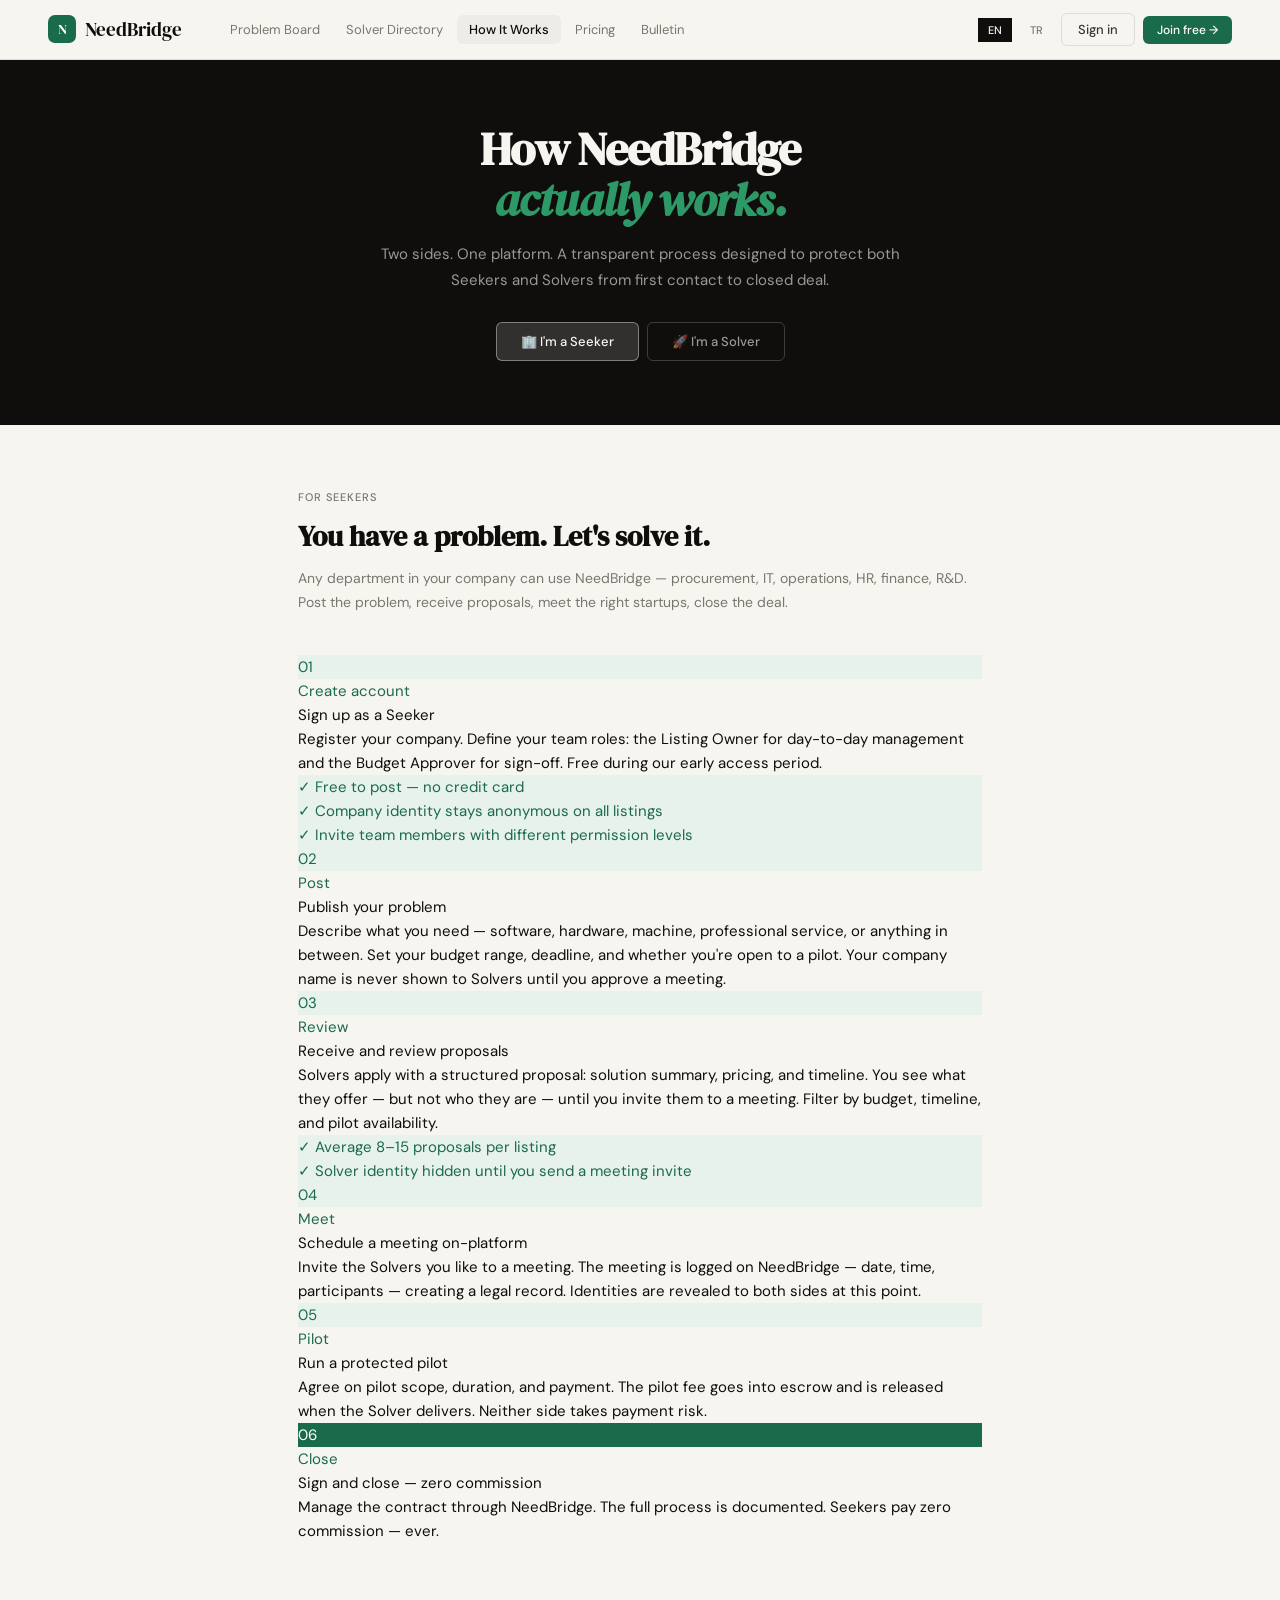
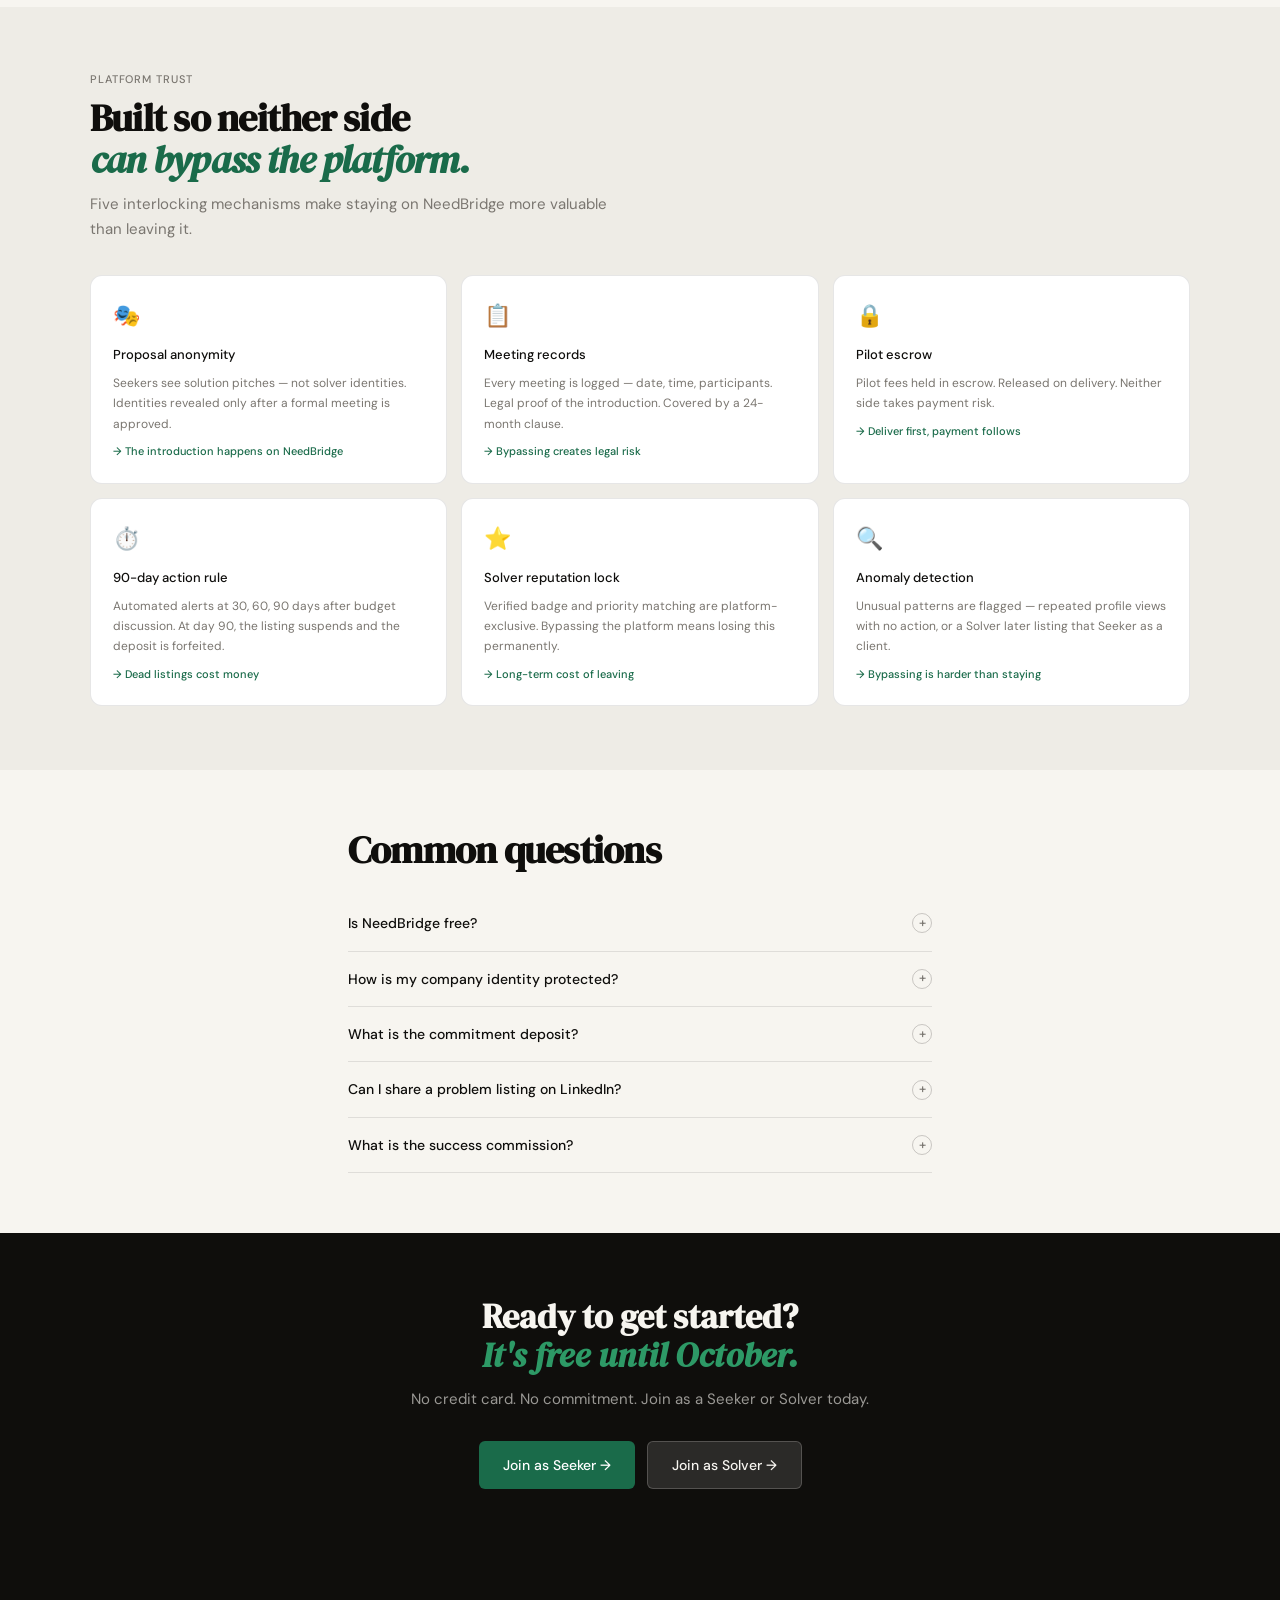
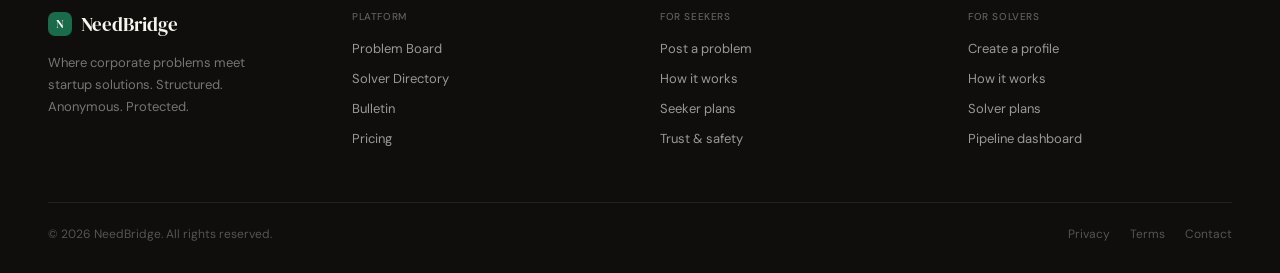
<file: how-it-works.html>
<!DOCTYPE html>
<html lang="en">
<head>
<meta charset="UTF-8"><meta name="viewport" content="width=device-width,initial-scale=1">
<title>How It Works — NeedBridge</title>
<link rel="preconnect" href="https://fonts.googleapis.com">
<link href="https://fonts.googleapis.com/css2?family=DM+Serif+Display:ital@0;1&family=DM+Sans:wght@300;400;500&display=swap" rel="stylesheet">
<link rel="stylesheet" href="style.css">
<style>
.page-hero{background:var(--ink);padding:64px 48px;color:var(--paper)}
.ph-inner{max-width:1000px;margin:0 auto;text-align:center}
h1.ph-h{font-family:'DM Serif Display',serif;font-size:46px;line-height:1.1;letter-spacing:-.025em;margin-bottom:16px;color:var(--paper)}
h1.ph-h em{font-style:italic;color:var(--green-m)}
.ph-d{font-size:15px;color:rgba(247,245,240,.6);line-height:1.75;max-width:520px;margin:0 auto 28px}
.role-switch{display:flex;gap:8px;justify-content:center}
.rsw{padding:10px 24px;border-radius:var(--r);font-size:13px;font-weight:500;cursor:pointer;border:1px solid rgba(247,245,240,.2);background:none;color:rgba(247,245,240,.6);transition:all .15s;font-family:'DM Sans',sans-serif}
.rsw.on{background:rgba(247,245,240,.15);color:var(--paper);border-color:rgba(247,245,240,.4)}
.flow-section{max-width:780px;margin:0 auto;padding:64px 48px;display:none}
.flow-section.on{display:block}
.trust-section{background:var(--paper2);padding:64px 48px}
.trust-inner{max-width:1100px;margin:0 auto}
.trust-grid{display:grid;grid-template-columns:repeat(3,1fr);gap:14px;margin-top:32px}
.tc{background:var(--white);border:1px solid var(--line);border-radius:var(--rl);padding:22px;transition:border-color .15s}
.tc:hover{border-color:var(--line2)}
.tc-ic{font-size:22px;margin-bottom:12px}
.tc-t{font-size:13px;font-weight:500;color:var(--ink);margin-bottom:7px}
.tc-b{font-size:12px;color:var(--ink3);line-height:1.7}
.tc-e{font-size:11px;font-weight:500;color:var(--green);margin-top:9px}
.faq-section{max-width:680px;margin:0 auto;padding:60px 48px}
.cta-section{text-align:center;padding:64px 48px;background:var(--ink)}
.cta-inner{max-width:520px;margin:0 auto}
</style>
</head>
<body>
<div id="nav-root"></div>

<div class="page-hero">
  <div class="ph-inner">
    <h1 class="ph-h">
      <span id="hiw-h1">How NeedBridge</span><br>
      <em id="hiw-em">actually works.</em>
    </h1>
    <p class="ph-d" id="hiw-desc">Two sides. One platform. A transparent process designed to protect both Seekers and Solvers from first contact to closed deal.</p>
    <div class="role-switch">
      <button class="rsw on" id="sw-seeker" onclick="swRole('seeker')" data-i18n="hiw_seeker_btn">🏢 I'm a Seeker</button>
      <button class="rsw" id="sw-solver" onclick="swRole('solver')" data-i18n="hiw_solver_btn">🚀 I'm a Solver</button>
    </div>
  </div>
</div>

<div class="flow-section on" id="flow-seeker">
  <div style="font-size:11px;font-weight:500;letter-spacing:.08em;text-transform:uppercase;color:var(--ink3);margin-bottom:8px" id="fs-tag">For Seekers</div>
  <h2 style="font-family:'DM Serif Display',serif;font-size:28px;color:var(--ink);margin-bottom:8px" id="fs-h">You have a problem. Let's solve it.</h2>
  <p style="font-size:14px;color:var(--ink3);line-height:1.7;margin-bottom:40px" id="fs-d">Any department in your company can use NeedBridge — procurement, IT, operations, HR, finance, R&D. Post the problem, receive proposals, meet the right startups, close the deal.</p>

  <div id="seeker-steps"></div>
</div>

<div class="flow-section" id="flow-solver">
  <div style="font-size:11px;font-weight:500;letter-spacing:.08em;text-transform:uppercase;color:var(--ink3);margin-bottom:8px" id="fv-tag">For Solvers</div>
  <h2 style="font-family:'DM Serif Display',serif;font-size:28px;color:var(--ink);margin-bottom:8px" id="fv-h">You have a solution. Let's sell it.</h2>
  <p style="font-size:14px;color:var(--ink3);line-height:1.7;margin-bottom:40px" id="fv-d">NeedBridge puts your profile in front of companies actively looking for what you build — without years of cold outreach. Browse real procurement needs, apply with your proposal, and track every deal in your pipeline.</p>

  <div id="solver-steps"></div>
</div>

<div class="trust-section" id="trust">
  <div class="trust-inner">
    <div class="sec-tag" data-i18n="trust_tag">Trust & safety</div>
    <h2 class="sec-h" style="margin-bottom:10px">
      <span data-i18n="trust_h">Built so neither side</span><br>
      <em data-i18n="trust_em">can bypass the platform.</em>
    </h2>
    <p class="sec-d" data-i18n="trust_desc"></p>
    <div class="trust-grid">
      <div class="tc"><div class="tc-ic">🎭</div><div class="tc-t" data-i18n="trust_1_t">Proposal anonymity</div><div class="tc-b" data-i18n="trust_1_b"></div><div class="tc-e" data-i18n="trust_1_e"></div></div>
      <div class="tc"><div class="tc-ic">📋</div><div class="tc-t" data-i18n="trust_2_t">Meeting records</div><div class="tc-b" data-i18n="trust_2_b"></div><div class="tc-e" data-i18n="trust_2_e"></div></div>
      <div class="tc"><div class="tc-ic">🔒</div><div class="tc-t" data-i18n="trust_3_t">Pilot escrow</div><div class="tc-b" data-i18n="trust_3_b"></div><div class="tc-e" data-i18n="trust_3_e"></div></div>
      <div class="tc"><div class="tc-ic">⏱️</div><div class="tc-t" data-i18n="trust_4_t">90-day action rule</div><div class="tc-b" data-i18n="trust_4_b"></div><div class="tc-e" data-i18n="trust_4_e"></div></div>
      <div class="tc"><div class="tc-ic">⭐</div><div class="tc-t" data-i18n="trust_5_t">Solver reputation lock</div><div class="tc-b" data-i18n="trust_5_b"></div><div class="tc-e" data-i18n="trust_5_e"></div></div>
      <div class="tc"><div class="tc-ic">🔍</div><div class="tc-t" data-i18n="trust_6_t">Anomaly detection</div><div class="tc-b" data-i18n="trust_6_b"></div><div class="tc-e" data-i18n="trust_6_e"></div></div>
    </div>
  </div>
</div>

<div class="faq-section">
  <h2 class="sec-h" style="margin-bottom:24px" id="faq-h">Common questions</h2>
  <div id="faq-list"></div>
</div>

<div class="cta-section">
  <div class="cta-inner">
    <h2 style="font-family:'DM Serif Display',serif;font-size:34px;color:var(--paper);margin-bottom:12px;line-height:1.15" id="cta-h">Ready to get started?<br><em style="color:var(--green-m)">It's free until October.</em></h2>
    <p style="font-size:15px;color:rgba(247,245,240,.6);margin-bottom:28px;line-height:1.7" id="cta-d">No credit card. No commitment. Join as a Seeker or Solver today.</p>
    <div style="display:flex;gap:12px;justify-content:center">
      <a href="join.html?role=seeker" class="btn btn-primary" style="font-size:14px;padding:12px 24px" id="cta-s">Join as Seeker →</a>
      <a href="join.html?role=solver" class="btn" style="background:rgba(247,245,240,.12);color:var(--paper);border:1px solid rgba(247,245,240,.2);font-size:14px;padding:12px 24px" id="cta-v">Join as Solver →</a>
    </div>
  </div>
</div>

<div id="footer-root"></div>
<script src="i18n.js"></script>
<script src="components.js"></script>
<script>
renderNav('how');
renderFooter();

const STEPS = {
  seeker: {
    en: [
      {n:'01', col:'#1a6b4a', bg:'#e8f2ec', label:'Create account', title:'Sign up as a Seeker', desc:'Register your company. Define your team roles: the Listing Owner for day-to-day management and the Budget Approver for sign-off. Free during our early access period.', detail:['✓ Free to post — no credit card', '✓ Company identity stays anonymous on all listings', '✓ Invite team members with different permission levels']},
      {n:'02', col:'#1a6b4a', bg:'#e8f2ec', label:'Post', title:'Publish your problem', desc:'Describe what you need — software, hardware, machine, professional service, or anything in between. Set your budget range, deadline, and whether you\'re open to a pilot. Your company name is never shown to Solvers until you approve a meeting.'},
      {n:'03', col:'#1a6b4a', bg:'#e8f2ec', label:'Review', title:'Receive and review proposals', desc:'Solvers apply with a structured proposal: solution summary, pricing, and timeline. You see what they offer — but not who they are — until you invite them to a meeting. Filter by budget, timeline, and pilot availability.', detail:['✓ Average 8–15 proposals per listing', '✓ Solver identity hidden until you send a meeting invite']},
      {n:'04', col:'#1a6b4a', bg:'#e8f2ec', label:'Meet', title:'Schedule a meeting on-platform', desc:'Invite the Solvers you like to a meeting. The meeting is logged on NeedBridge — date, time, participants — creating a legal record. Identities are revealed to both sides at this point.'},
      {n:'05', col:'#1a6b4a', bg:'#e8f2ec', label:'Pilot', title:'Run a protected pilot', desc:'Agree on pilot scope, duration, and payment. The pilot fee goes into escrow and is released when the Solver delivers. Neither side takes payment risk.'},
      {n:'06', col:'#fff', bg:'#1a6b4a', label:'Close', title:'Sign and close — zero commission', desc:'Manage the contract through NeedBridge. The full process is documented. Seekers pay zero commission — ever.'},
    ],
    tr: [
      {n:'01', col:'#1a6b4a', bg:'#e8f2ec', label:'Hesap oluştur', title:'Seeker olarak kayıt olun', desc:'Şirketinizi kaydedin. Ekip rollerini tanımlayın: günlük yönetim için İlan Sahibi, onay için Bütçe Onaylayıcı. Erken erişim döneminde ücretsiz.', detail:['✓ İlan açmak ücretsiz — kredi kartı gerekmez', '✓ Şirket kimliği tüm ilanlarda anonim kalır', '✓ Farklı izin seviyelerinde ekip üyesi davet edin']},
      {n:'02', col:'#1a6b4a', bg:'#e8f2ec', label:'İlan', title:'Probleminizi yayınlayın', desc:'İhtiyacınızı tanımlayın — yazılım, donanım, makina, profesyonel hizmet veya başka herhangi bir şey. Bütçenizi, son tarihinizi ve pilot kabul edip etmediğinizi belirleyin. Şirket adınız görüşme onaylayana kadar gizlidir.'},
      {n:'03', col:'#1a6b4a', bg:'#e8f2ec', label:'İncele', title:'Gelen teklifleri değerlendirin', desc:'Solver\'lar yapılandırılmış teklifle başvurur: çözüm özeti, fiyat ve takvim. Ne sunduklarını görürsünüz — ama kim olduklarını değil, görüşme davet edene kadar. Bütçe, takvim ve pilot kapasitesine göre filtreleyin.', detail:['✓ İlan başına ortalama 8–15 başvuru', '✓ Solver kimliği görüşme davetine kadar gizli']},
      {n:'04', col:'#1a6b4a', bg:'#e8f2ec', label:'Görüşme', title:'Platform üzerinden görüşme planlayın', desc:'Beğendiğiniz Solver\'lara görüşme daveti gönderin. Görüşme NeedBridge\'e kayıt edilir — tarih, saat, katılımcılar — hukuki kanıt oluşturur. Kimlikler bu noktada her iki tarafa açılır.'},
      {n:'05', col:'#1a6b4a', bg:'#e8f2ec', label:'Pilot', title:'Güvenceli pilot çalışma başlatın', desc:'Pilot kapsamı, süresi ve ödemesi üzerinde anlaşın. Pilot bedeli escrow\'a yatırılır, Solver teslim ettiğinde otomatik serbest bırakılır. Her iki taraf için ödeme riski sıfırdır.'},
      {n:'06', col:'#fff', bg:'#1a6b4a', label:'Anlaşma', title:'İmzalayın ve kapatın — sıfır komisyon', desc:'Sözleşmeyi NeedBridge üzerinden yönetin. Tüm süreç belgelenmiş olur. Seeker\'lar sıfır komisyon öder — hiçbir zaman.'},
    ]
  },
  solver: {
    en: [
      {n:'01', col:'#185fa5', bg:'#e6f1fb', label:'Profile', title:'Sign up and build your profile', desc:'Add your solution categories, industries, and case studies. Your profile is indexed on Google from day one — organic visibility without paid ads. Free during our early access period until October 2026.', detail:['✓ Google-indexed profile from day one', '✓ Verified Supplier badge earned on closed deals']},
      {n:'02', col:'#185fa5', bg:'#e6f1fb', label:'Discover', title:'Find matching problems', desc:'Browse the Problem Board. Filter by budget, region, and solution type. Every listing includes the full problem description, technical requirements, and a process timeline. Get weekly email alerts for new problems in your area.'},
      {n:'03', col:'#185fa5', bg:'#e6f1fb', label:'Apply', title:'Submit your proposal anonymously', desc:'Send your pricing, timeline, and solution summary via the structured application form. Your company name and personal details stay hidden until the Seeker approves a meeting request.', detail:['✓ Identity hidden until meeting is approved', '✓ Seeker expected to respond within 48 hours']},
      {n:'04', col:'#185fa5', bg:'#e6f1fb', label:'Track', title:'Track your pipeline in real time', desc:'Your pipeline dashboard shows every application\'s stage. If a Seeker goes silent for 90 days after a budget discussion, the platform sends them an automated alert — protecting you from dead listings.'},
      {n:'05', col:'#fff', bg:'#185fa5', label:'Close', title:'Pilot, deliver, get paid', desc:'The Seeker places the pilot payment in escrow. You deliver. The payment is released automatically. Every closed deal adds a verified reference to your profile. A 1.5% success commission applies (1% for Growth subscribers).'},
    ],
    tr: [
      {n:'01', col:'#185fa5', bg:'#e6f1fb', label:'Profil', title:'Kayıt olun ve profil oluşturun', desc:'Çözüm kategorilerinizi, sektörlerinizi ve referans projelerinizi ekleyin. Profiliniz ilk günden Google\'da indexlenir. Ekim 2026\'ya kadar ücretsiz.', detail:['✓ İlk günden Google\'da indexlenen profil', '✓ Kapanan anlaşmalarda doğrulanmış tedarikçi rozeti']},
      {n:'02', col:'#185fa5', bg:'#e6f1fb', label:'Keşfet', title:'Eşleşen problemleri bulun', desc:'İlan Panosunu inceleyin. Bütçe, bölge ve çözüm tipine göre filtreleyin. Her ilan tam problem tanımı, teknik gereksinimler ve takvim içerir. Haftalık e-posta bildirimi alın.'},
      {n:'03', col:'#185fa5', bg:'#e6f1fb', label:'Başvur', title:'Teklifinizi anonim olarak gönderin', desc:'Fiyatınızı, takviminizi ve çözüm özetinizi yapılandırılmış başvuru formuyla gönderin. Şirket adınız ve kişisel bilgileriniz Seeker görüşmeyi onaylayıncaya kadar gizli kalır.', detail:['✓ Kimlik görüşme onaylanana kadar gizlidir', '✓ Seeker 48 saat içinde yanıt vermesi beklenir']},
      {n:'04', col:'#185fa5', bg:'#e6f1fb', label:'Takip', title:'Pipeline\'ınızı gerçek zamanlı takip edin', desc:'Pipeline paneliniz her başvurunun aşamasını gösterir. Bütçe görüşmesi sonrası Seeker 90 gün sessiz kalırsa platform otomatik uyarı gönderir — ölü ilanlardan koruma.'},
      {n:'05', col:'#fff', bg:'#185fa5', label:'Anlaşma', title:'Teslim et, ödemeni al', desc:'Seeker pilot ödemesini escrow\'a yatırır. Teslim edersiniz. Ödeme otomatik serbest bırakılır. Her kapanan anlaşma profilinize doğrulanmış referans ekler. %1,5 başarı komisyonu uygulanır (Growth aboneleri %1).'},
    ]
  }
};

const FAQS = {
  en:[
    ['Is NeedBridge free?','Yes — fully free until October 2026 for everyone. After that, posting problems as a Seeker is always free. Solvers have a free Explorer tier with 3 applications/month. Unlimited applications start at €20/month.'],
    ['How is my company identity protected?','Your company name, logo, and contact information are never shown to Solvers. They see your problem description and budget — not who you are. Your identity is revealed only when you approve a meeting request for a specific Solver.'],
    ['What is the commitment deposit?','An optional deposit (€500–€2,000) that Seekers can place when posting. If they complete at least 2 meetings with applicants within 90 days, it\'s fully refunded. If not, NeedBridge retains it — protecting Solvers from dead listings.'],
    ['Can I share a problem listing on LinkedIn?','Yes. Seekers can share any listing to LinkedIn with one click. The share posts the problem category, budget range, and a link — without revealing the company name.'],
    ['What is the success commission?','1.5% paid by the Solver when a deal closes. Growth plan subscribers pay 1%. Seekers pay zero commission — ever.'],
  ],
  tr:[
    ['NeedBridge ücretsiz mi?','Evet — Ekim 2026\'ya kadar herkes için tamamen ücretsiz. Sonrasında Seeker olarak ilan açmak her zaman ücretsizdir. Solver\'lar ayda 3 başvuruyla kalıcı ücretsiz Explorer planına sahip olur. Sınırsız başvuru €20/ay\'dan başlar.'],
    ['Şirket kimliğim nasıl korunuyor?','Şirket adınız, logonuz ve iletişim bilgileriniz Solver\'lara hiçbir zaman gösterilmez. Problem tanımınızı ve bütçenizi görürler — ama kim olduğunuzu değil. Kimliğiniz yalnızca belirli bir Solver için görüşme talebini onayladığınızda açılır.'],
    ['Taahhüt depozitosu nedir?','Seeker\'ların ilan açarken isteğe bağlı yatırabileceği €500–€2.000 depozito. 90 gün içinde en az 2 görüşme yapılırsa tam iade edilir. Yapılmazsa NeedBridge\'de kalır — Solver\'ları ölü ilanlardan korur.'],
    ['LinkedIn\'de paylaşabilir miyim?','Evet. Seeker\'lar herhangi bir ilanı tek tıkla LinkedIn\'e paylaşabilir. Paylaşım problem kategorisini, bütçe aralığını ve bir bağlantıyı içerir — şirket adını açıklamaz.'],
    ['Başarı komisyonu nedir?','Anlaşma kapandığında Solver tarafından %1,5 ödenir. Growth plan aboneleri %1 öder. Seeker\'lar sıfır komisyon öder — hiçbir zaman.'],
  ]
};

function renderSteps(role) {
  const l = currentLang;
  const steps = STEPS[role][l];
  return steps.map((s,i)=>`
    <div class="how-step">
      <div class="hs-left">
        <div class="hs-num" style="background:${s.bg};color:${s.col}">${s.n}</div>
        ${i<steps.length-1?'<div class="hs-line"></div>':''}
      </div>
      <div class="hs-body">
        <div class="hs-label" style="color:${s.col==='#fff'?s.bg:s.col}">${s.label}</div>
        <div class="hs-title">${s.title}</div>
        <div class="hs-desc">${s.desc}</div>
        ${s.detail?`<div class="hs-detail" style="background:${s.bg};color:${s.col==='#fff'?s.bg:'inherit'}">
          ${s.detail.map(d=>`<div class="hs-row" style="color:${s.col==='#fff'?s.bg:s.col}">${d}</div>`).join('')}
        </div>`:''}
      </div>
    </div>`).join('');
}

function renderFAQ() {
  const l = currentLang;
  document.getElementById('faq-h').textContent = l==='tr'?'Sık sorulan sorular':'Common questions';
  document.getElementById('faq-list').innerHTML = FAQS[l].map(([s,c])=>`
    <div class="faq-item" onclick="this.classList.toggle('open')">
      <div class="faq-q">${s}<div class="faq-arr">+</div></div>
      <div class="faq-a">${c}</div>
    </div>`).join('');
}

function updateCopy() {
  const l = currentLang;
  const isTR = l==='tr';
  document.getElementById('hiw-h1').textContent = isTR?'NeedBridge':'How NeedBridge';
  document.getElementById('hiw-em').textContent = isTR?'nasıl çalışır?':'actually works.';
  document.getElementById('hiw-desc').textContent = isTR?'İki taraf. Tek platform. Her iki tarafı da ilk temastan anlaşmaya kadar koruyan şeffaf bir süreç.':'Two sides. One platform. A transparent process designed to protect both Seekers and Solvers from first contact to closed deal.';
  document.getElementById('fs-tag').textContent = isTR?'Seeker\'lar için':'For Seekers';
  document.getElementById('fs-h').textContent = isTR?'Bir probleminiz var. Çözelim.':'You have a problem. Let\'s solve it.';
  document.getElementById('fs-d').textContent = isTR?'Şirketinizdeki herhangi bir departman NeedBridge\'i kullanabilir — satın alma, BT, operasyon, İK, finans, Ar-Ge. Problemi yayınlayın, teklifleri alın, doğru girişimlerle tanışın, anlaşmayı kapatın.':'Any department in your company can use NeedBridge — procurement, IT, operations, HR, finance, R&D. Post the problem, receive proposals, meet the right startups, close the deal.';
  document.getElementById('fv-tag').textContent = isTR?'Solver\'lar için':'For Solvers';
  document.getElementById('fv-h').textContent = isTR?'Bir çözümünüz var. Satalım.':'You have a solution. Let\'s sell it.';
  document.getElementById('fv-d').textContent = isTR?'NeedBridge, profilinizi ne ürettiğinizi aktif olarak arayan şirketlerin önüne koyar — yıllarca soğuk satış olmadan. Gerçek tedarik ihtiyaçlarına göz atın, teklifinizle başvurun ve her anlaşmayı pipeline\'ınızda takip edin.':'NeedBridge puts your profile in front of companies actively looking for what you build — without years of cold outreach. Browse real procurement needs, apply with your proposal, and track every deal in your pipeline.';
  document.getElementById('cta-h').innerHTML = isTR?'Başlamaya hazır mısınız?<br><em style="color:var(--green-m)">Ekim\'e kadar ücretsiz.</em>':'Ready to get started?<br><em style="color:var(--green-m)">It\'s free until October.</em>';
  document.getElementById('cta-d').textContent = isTR?'Kredi kartı yok. Taahhüt yok. Bugün Seeker veya Solver olarak katılın.':'No credit card. No commitment. Join as a Seeker or Solver today.';
  document.getElementById('cta-s').textContent = isTR?'Seeker olarak katıl →':'Join as Seeker →';
  document.getElementById('cta-v').textContent = isTR?'Solver olarak katıl →':'Join as Solver →';
  document.getElementById('seeker-steps').innerHTML = renderSteps('seeker');
  document.getElementById('solver-steps').innerHTML = renderSteps('solver');
}

function swRole(r){
  document.getElementById('sw-seeker').classList.toggle('on', r==='seeker');
  document.getElementById('sw-solver').classList.toggle('on', r==='solver');
  document.getElementById('flow-seeker').classList.toggle('on', r==='seeker');
  document.getElementById('flow-solver').classList.toggle('on', r==='solver');
}

const urlRole = new URLSearchParams(window.location.search).get('role');
if(urlRole==='solver') swRole('solver');

document.addEventListener('langChanged', ()=>{ renderFAQ(); updateCopy(); });
document.addEventListener('DOMContentLoaded', ()=>{ renderFAQ(); updateCopy(); });
</script>
</body>
</html>
</file>
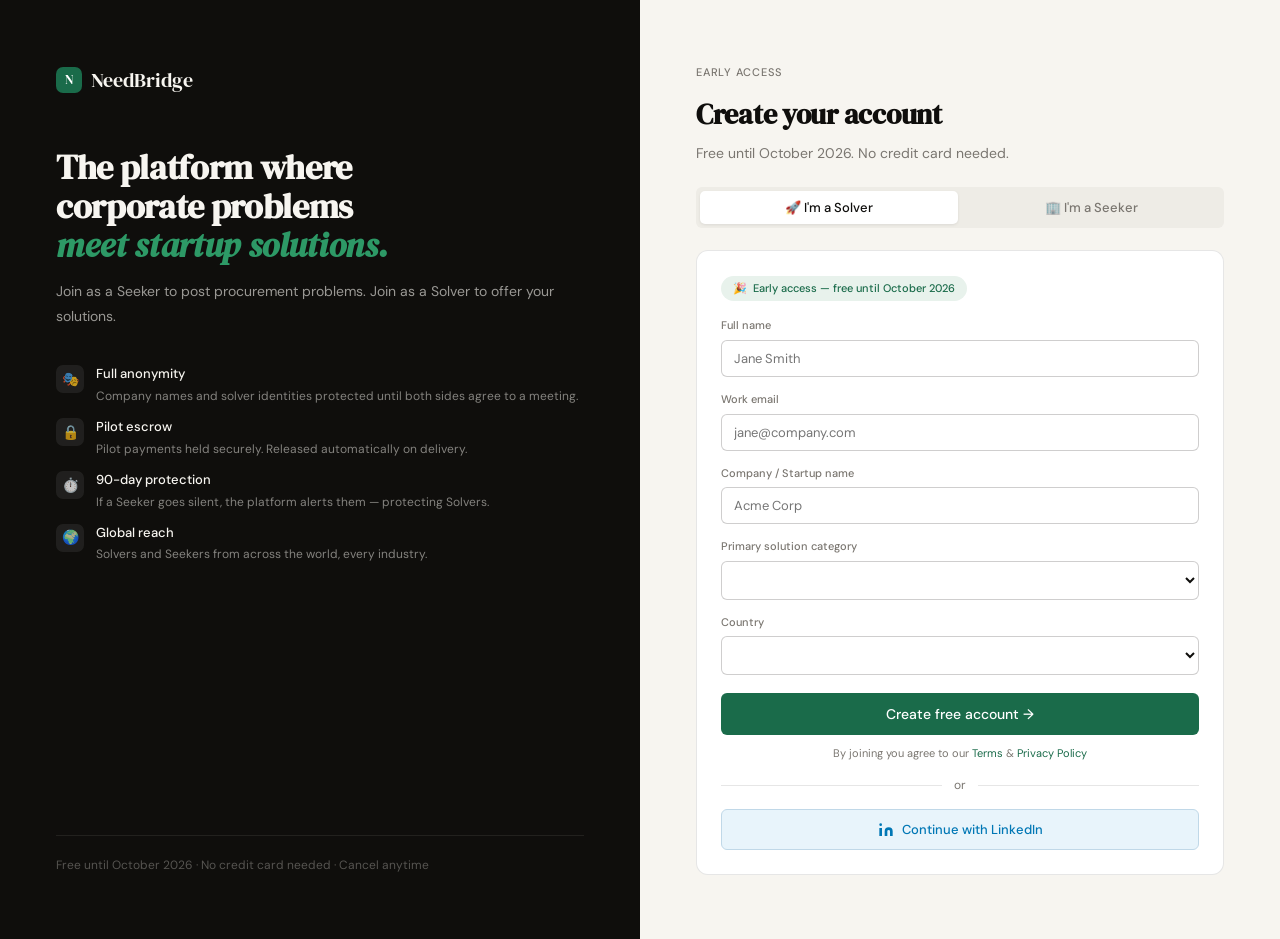
<file: join.html>
<!DOCTYPE html>
<html lang="en">
<head>
<meta charset="UTF-8"><meta name="viewport" content="width=device-width,initial-scale=1">
<title>Join NeedBridge</title>
<link rel="preconnect" href="https://fonts.googleapis.com">
<link href="https://fonts.googleapis.com/css2?family=DM+Serif+Display:ital@0;1&family=DM+Sans:wght@300;400;500&display=swap" rel="stylesheet">
<link rel="stylesheet" href="style.css">
<style>
.join-wrap{min-height:100vh;display:grid;grid-template-columns:1fr 1fr}
.join-left{background:var(--ink);padding:64px 56px;display:flex;flex-direction:column;justify-content:space-between}
.jl-logo{font-family:'DM Serif Display',serif;font-size:20px;color:var(--paper);display:flex;align-items:center;gap:9px;margin-bottom:52px;text-decoration:none}
.jl-h{font-family:'DM Serif Display',serif;font-size:34px;line-height:1.15;color:var(--paper);margin-bottom:14px;letter-spacing:-.01em}
.jl-h em{font-style:italic;color:var(--green-m)}
.jl-d{font-size:14px;color:rgba(247,245,240,.6);line-height:1.75;margin-bottom:36px}
.jl-feats{display:flex;flex-direction:column;gap:12px}
.jl-feat{display:flex;align-items:flex-start;gap:12px;font-size:13px;color:rgba(247,245,240,.75)}
.jl-fic{width:28px;height:28px;border-radius:7px;background:rgba(247,245,240,.08);display:flex;align-items:center;justify-content:center;font-size:14px;flex-shrink:0;margin-top:1px}
.jl-ft{font-weight:500;color:var(--paper);margin-bottom:2px;font-size:13px}
.jl-fd{font-size:12px;color:rgba(247,245,240,.5);line-height:1.5}
.jl-bottom{border-top:1px solid rgba(247,245,240,.08);padding-top:20px;font-size:12px;color:rgba(247,245,240,.3);margin-top:48px}
.join-right{background:var(--paper);padding:64px 56px;display:flex;flex-direction:column;justify-content:center}
.role-tabs{display:flex;gap:4px;margin-bottom:22px;background:var(--paper2);padding:4px;border-radius:var(--r)}
.rtab{flex:1;padding:8px;border-radius:5px;font-size:13px;font-weight:500;cursor:pointer;border:none;background:none;color:var(--ink3);transition:all .15s;font-family:'DM Sans',sans-serif;text-align:center}
.rtab.on{background:var(--white);color:var(--ink);box-shadow:0 1px 3px rgba(0,0,0,.08)}
.form-card{background:var(--white);border:1px solid var(--line);border-radius:var(--rl);padding:24px}
.free-pill{display:inline-flex;align-items:center;gap:6px;background:var(--green-l);color:var(--green);font-size:11px;font-weight:500;padding:4px 12px;border-radius:20px;margin-bottom:16px}
.form-submit{width:100%;padding:12px;border-radius:var(--r);border:none;background:var(--green);color:#fff;font-size:14px;font-weight:500;cursor:pointer;font-family:'DM Sans',sans-serif;transition:background .15s;margin-top:4px}
.form-submit:hover{background:var(--green-m)}
.form-note{font-size:11px;color:var(--ink3);text-align:center;margin-top:10px;line-height:1.5}
.divider{display:flex;align-items:center;gap:12px;font-size:12px;color:var(--ink3);margin:14px 0}
.divider::before,.divider::after{content:'';flex:1;height:1px;background:var(--line)}
.li-join{width:100%;padding:11px;border-radius:var(--r);border:1px solid #c0d8e8;background:#e8f4fb;color:#0077B5;font-size:13px;font-weight:500;cursor:pointer;font-family:'DM Sans',sans-serif;display:flex;align-items:center;justify-content:center;gap:8px}
.li-join svg{width:16px;height:16px;fill:#0077B5}
.success-state{text-align:center;padding:28px 0;display:none}
.ss-icon{font-size:36px;margin-bottom:12px}
.ss-h{font-family:'DM Serif Display',serif;font-size:24px;color:var(--ink);margin-bottom:8px}
.ss-d{font-size:14px;color:var(--ink3);line-height:1.7}
@media(max-width:900px){.join-wrap{grid-template-columns:1fr}.join-left{display:none}.join-right{padding:40px 24px}}
</style>
</head>
<body>
<div class="join-wrap">
  <div class="join-left">
    <div>
      <a href="index.html" class="jl-logo">
        <div class="logo-mark" style="width:26px;height:26px;font-size:13px">N</div>
        NeedBridge
      </a>
      <h2 class="jl-h" id="jl-title">The platform where<br>corporate problems<br><em>meet startup solutions.</em></h2>
      <p class="jl-d" id="jl-desc">Join as a Seeker to post procurement problems. Join as a Solver to offer your solutions.</p>
      <div class="jl-feats">
        <div class="jl-feat"><div class="jl-fic">🎭</div><div><div class="jl-ft" id="jf1t">Full anonymity</div><div class="jl-fd" id="jf1d">Company names and solver identities protected until both sides agree to a meeting.</div></div></div>
        <div class="jl-feat"><div class="jl-fic">🔒</div><div><div class="jl-ft" id="jf2t">Pilot escrow</div><div class="jl-fd" id="jf2d">Pilot payments held securely. Released automatically on delivery.</div></div></div>
        <div class="jl-feat"><div class="jl-fic">⏱️</div><div><div class="jl-ft" id="jf3t">90-day protection</div><div class="jl-fd" id="jf3d">If a Seeker goes silent, the platform alerts them — protecting Solvers.</div></div></div>
        <div class="jl-feat"><div class="jl-fic">🌍</div><div><div class="jl-ft" id="jf4t">Global reach</div><div class="jl-fd" id="jf4d">Solvers and Seekers from across the world, every industry.</div></div></div>
      </div>
    </div>
    <div class="jl-bottom" id="jl-note">Free until October 2026 · No credit card needed · Cancel anytime</div>
  </div>

  <div class="join-right">
    <div>
      <div style="font-size:11px;font-weight:500;letter-spacing:.07em;text-transform:uppercase;color:var(--ink3);margin-bottom:10px" data-i18n="join_tag">Early access</div>
      <h1 style="font-family:'DM Serif Display',serif;font-size:28px;color:var(--ink);margin-bottom:6px;letter-spacing:-.01em" data-i18n="join_h">Create your account</h1>
      <div style="font-size:14px;color:var(--ink3);margin-bottom:22px;line-height:1.6" data-i18n="join_sub">Free until October 2026. No credit card needed.</div>

      <div class="role-tabs">
        <button class="rtab on" id="tab-solver" onclick="setRole('solver')" data-i18n="join_solver_tab">🚀 I'm a Solver</button>
        <button class="rtab" id="tab-seeker" onclick="setRole('seeker')" data-i18n="join_seeker_tab">🏢 I'm a Seeker</button>
      </div>

      <div class="form-card" id="join-form">
        <div class="free-pill">🎉 <span data-i18n="hero_early">Early access — free until October 2026</span></div>
        <div class="form-group">
          <label class="form-label" data-i18n="join_name">Full name</label>
          <input class="form-input" type="text" id="f-name" placeholder="Jane Smith">
        </div>
        <div class="form-group">
          <label class="form-label" data-i18n="join_email">Work email</label>
          <input class="form-input" type="email" id="f-email" placeholder="jane@company.com">
        </div>
        <div class="form-group">
          <label class="form-label" data-i18n="join_company">Company / Startup name</label>
          <input class="form-input" type="text" id="f-company" placeholder="Acme Corp">
        </div>
        <div class="form-group" id="solver-cat-group">
          <label class="form-label" data-i18n="join_cat">Primary solution category</label>
          <select class="form-select" id="f-cat">
            <option value=""></option>
            <option>Software / SaaS</option>
            <option>Hardware / IoT</option>
            <option>Industrial Machinery</option>
            <option>AI / Machine Learning</option>
            <option>Robotics & Automation</option>
            <option>Data & Analytics</option>
            <option>Cybersecurity</option>
            <option>HR Tech</option>
            <option>FinTech</option>
            <option>HealthTech</option>
            <option>Other</option>
          </select>
        </div>
        <div class="form-group" id="seeker-sector-group" style="display:none">
          <label class="form-label" data-i18n="join_sector">Your industry</label>
          <select class="form-select" id="f-sector">
            <option value=""></option>
            <option>Manufacturing</option>
            <option>Aviation & Aerospace</option>
            <option>Automotive</option>
            <option>Financial Services / Insurance</option>
            <option>Retail & FMCG</option>
            <option>Healthcare</option>
            <option>Construction & Infrastructure</option>
            <option>Energy & Utilities</option>
            <option>Logistics & Transportation</option>
            <option>Public Sector</option>
            <option>Other</option>
          </select>
        </div>
        <div class="form-group">
          <label class="form-label" data-i18n="join_country">Country</label>
          <select class="form-select" id="f-country">
            <option value=""></option>
            <option>Turkey</option><option>Germany</option><option>United Kingdom</option>
            <option>Netherlands</option><option>United States</option><option>France</option>
            <option>Belgium</option><option>Poland</option><option>Sweden</option>
            <option>Spain</option><option>Italy</option><option>Israel</option>
            <option>Singapore</option><option>UAE</option><option>Other</option>
          </select>
        </div>
        <button class="form-submit" onclick="submitJoin()" data-i18n="join_btn">Create free account →</button>
        <div class="form-note">
          <span data-i18n="join_terms">By joining you agree to our</span>
          <a href="#" style="color:var(--green)"> Terms</a> &
          <a href="#" style="color:var(--green)">Privacy Policy</a>
        </div>
        <div class="divider" data-i18n="join_or">or</div>
        <button class="li-join" onclick="liJoin()">
          <svg viewBox="0 0 24 24"><path d="M16 8a6 6 0 016 6v7h-4v-7a2 2 0 00-2-2 2 2 0 00-2 2v7h-4v-7a6 6 0 016-6zM2 9h4v12H2z"/><circle cx="4" cy="4" r="2"/></svg>
          <span data-i18n="join_linkedin">Continue with LinkedIn</span>
        </button>
      </div>

      <div class="success-state" id="success-state">
        <div class="ss-icon">🎉</div>
        <div class="ss-h" data-i18n="join_success_h">You're on the list!</div>
        <div class="ss-d" data-i18n="join_success_d">Welcome to NeedBridge. We'll send you an activation link within 24 hours.</div>
        <div style="margin-top:20px;display:flex;gap:10px;justify-content:center">
          <a href="problems.html" class="btn btn-primary btn-sm">Problem Board</a>
          <a href="index.html" class="btn btn-outline btn-sm">Home</a>
        </div>
      </div>
    </div>
  </div>
</div>

<script src="i18n.js"></script>
<script src="components.js"></script>
<script>
// Don't render nav/footer on join page — full-screen layout
initLang();

let selectedRole = 'solver';
const urlParams = new URLSearchParams(window.location.search);
if(urlParams.get('role') === 'seeker') setRole('seeker');
if(urlParams.get('email')) document.getElementById('f-email').value = decodeURIComponent(urlParams.get('email'));

function setRole(r) {
  selectedRole = r;
  document.getElementById('tab-solver').classList.toggle('on', r==='solver');
  document.getElementById('tab-seeker').classList.toggle('on', r==='seeker');
  document.getElementById('solver-cat-group').style.display = r==='solver'?'block':'none';
  document.getElementById('seeker-sector-group').style.display = r==='seeker'?'block':'none';
}

function submitJoin() {
  const name = document.getElementById('f-name').value.trim();
  const email = document.getElementById('f-email').value.trim();
  const company = document.getElementById('f-company').value.trim();
  if(!name || !email || !company) {
    alert(currentLang==='tr'?'Lütfen zorunlu alanları doldurun.':'Please fill in all required fields.');
    return;
  }
  /*
    TODO: Tally.so veya başka bir form servisiyle değiştirin.
    Şu an başarı ekranı gösteriliyor.
    
    Tally kullanmak için:
    1. tally.so'da form oluşturun
    2. Bu form-card div'ini Tally embed koduyla değiştirin
  */
  document.getElementById('join-form').style.display = 'none';
  document.getElementById('success-state').style.display = 'block';
}

function liJoin() {
  alert(currentLang==='tr'?
    'LinkedIn OAuth yakında eklenecek. Şimdilik formu doldurun.':
    'LinkedIn OAuth coming soon. Please use the form for now.'
  );
}

document.addEventListener('langChanged', () => {
  const l = currentLang;
  const isEn = l === 'en';
  document.getElementById('jl-title').innerHTML = isEn ?
    'The platform where<br>corporate problems<br><em>meet startup solutions.</em>' :
    'Kurumsal problemlerin<br>startup çözümleriyle<br><em>buluştuğu platform.</em>';
  document.getElementById('jl-desc').textContent = isEn ?
    'Join as a Seeker to post procurement problems. Join as a Solver to offer your solutions.' :
    'Tedarik problemleri yayınlamak için Seeker, çözüm sunmak için Solver olarak katılın.';
  document.getElementById('jl-note').textContent = isEn ?
    'Free until October 2026 · No credit card needed · Cancel anytime' :
    'Ekim 2026\'ya kadar ücretsiz · Kredi kartı gerekmez · İstediğinizde iptal';
  document.getElementById('jf1t').textContent = isEn ? 'Full anonymity' : 'Tam anonimlik';
  document.getElementById('jf1d').textContent = isEn ? 'Company names and solver identities protected until both sides agree to a meeting.' : 'Şirket adları ve Solver kimlikleri görüşme onayına kadar korumalı.';
  document.getElementById('jf2t').textContent = isEn ? 'Pilot escrow' : 'Pilot escrow';
  document.getElementById('jf2d').textContent = isEn ? 'Pilot payments held securely. Released automatically on delivery.' : 'Pilot ödemesi escrow\'da. Teslimatta otomatik serbest bırakılır.';
  document.getElementById('jf3t').textContent = isEn ? '90-day protection' : '90 gün koruma';
  document.getElementById('jf3d').textContent = isEn ? 'If a Seeker goes silent, the platform alerts them — protecting Solvers.' : 'Seeker sessiz kalırsa platform uyarır — Solver korunur.';
  document.getElementById('jf4t').textContent = isEn ? 'Global reach' : 'Global erişim';
  document.getElementById('jf4d').textContent = isEn ? 'Solvers and Seekers from across the world, every industry.' : 'Dünya genelinden Solver ve Seeker, her sektör.';
});
</script>
</body>
</html>
</file>
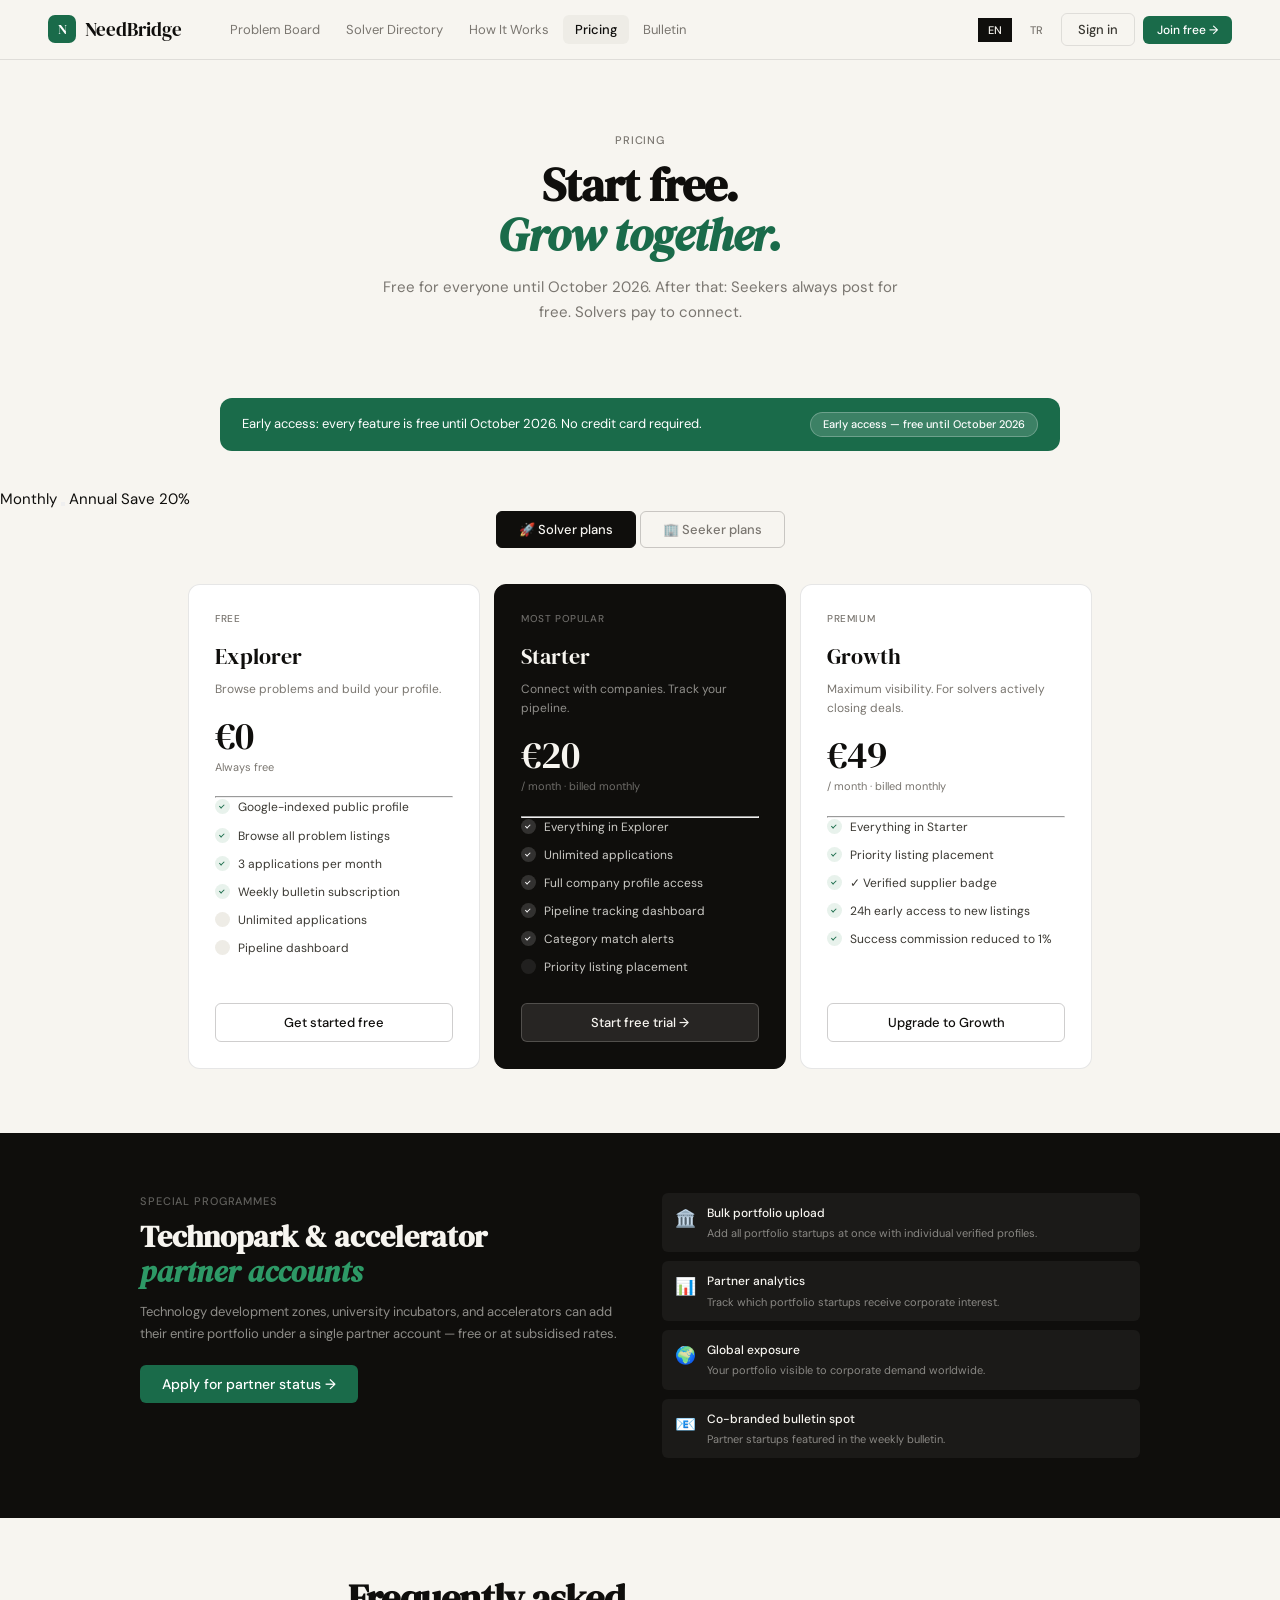
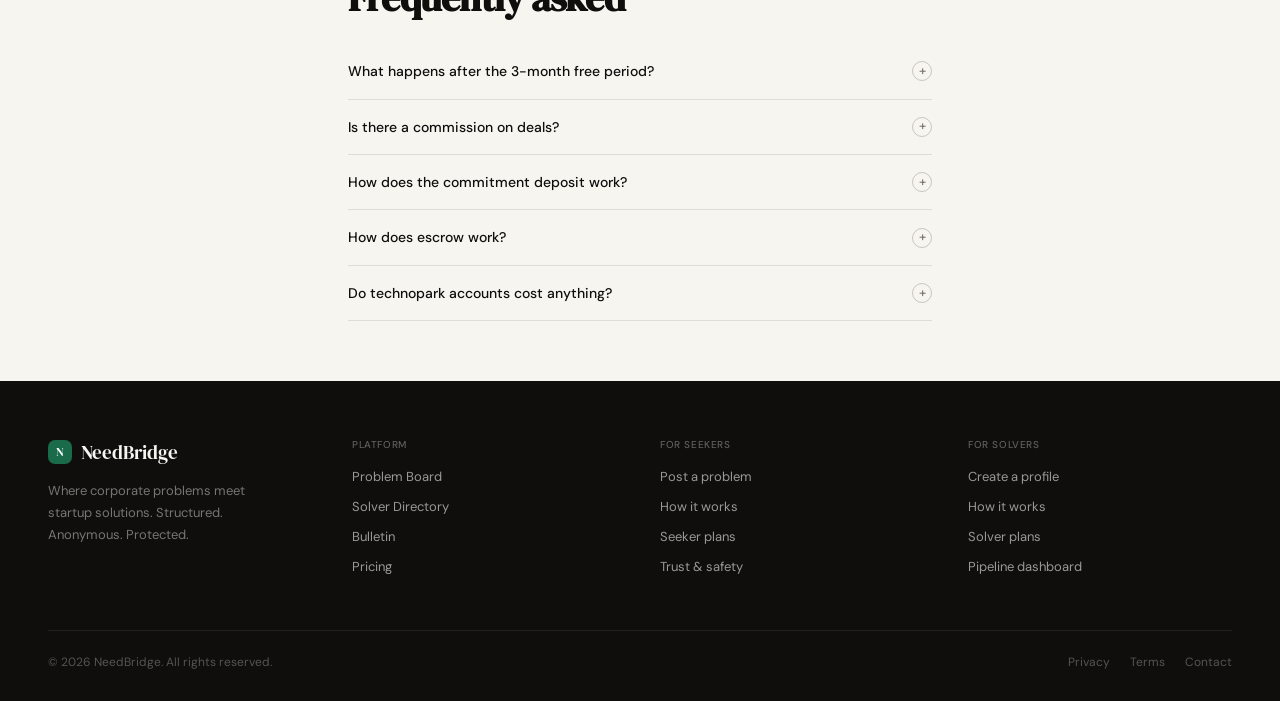
<file: pricing.html>
<!DOCTYPE html>
<html lang="en">
<head>
<meta charset="UTF-8"><meta name="viewport" content="width=device-width,initial-scale=1">
<title>Pricing — NeedBridge</title>
<link rel="preconnect" href="https://fonts.googleapis.com">
<link href="https://fonts.googleapis.com/css2?family=DM+Serif+Display:ital@0;1&family=DM+Sans:wght@300;400;500&display=swap" rel="stylesheet">
<link rel="stylesheet" href="style.css">
<style>
.pr-hero{padding:72px 48px;text-align:center;max-width:640px;margin:0 auto}
.free-alert{background:var(--green);color:#fff;border-radius:var(--rl);padding:14px 22px;display:flex;align-items:center;gap:12px;font-size:13px;max-width:840px;margin:0 auto 36px}
.fa-pill{background:rgba(255,255,255,.15);border:1px solid rgba(255,255,255,.25);border-radius:20px;padding:3px 12px;font-size:11px;font-weight:500;white-space:nowrap;margin-left:auto;flex-shrink:0}
.role-switch{display:flex;gap:4px;justify-content:center;margin-bottom:36px}
.rsw{padding:9px 22px;border-radius:var(--r);font-size:13px;font-weight:500;cursor:pointer;border:1px solid var(--line2);background:none;color:var(--ink3);transition:all .15s;font-family:'DM Sans',sans-serif}
.rsw.on{background:var(--ink);color:var(--paper);border-color:var(--ink)}
.plans-wrap{max-width:1000px;margin:0 auto;padding:0 48px 64px}
.plan-grid{display:none;grid-template-columns:repeat(3,1fr);gap:14px}
.plan-grid.on{display:grid}
.faq-section{max-width:680px;margin:0 auto;padding:60px 48px}
.tp-section{background:var(--ink);padding:60px 48px}
.tp-inner{max-width:1000px;margin:0 auto;display:grid;grid-template-columns:1fr 1fr;gap:44px;align-items:start}
.tp-h{font-family:'DM Serif Display',serif;font-size:30px;line-height:1.15;color:var(--paper);margin-bottom:12px}
.tp-h em{font-style:italic;color:var(--green-m)}
.tp-d{font-size:13px;color:rgba(247,245,240,.55);line-height:1.7;margin-bottom:20px}
.tp-perks{display:flex;flex-direction:column;gap:9px}
.tp-perk{display:flex;gap:11px;background:rgba(247,245,240,.05);border-radius:var(--r);padding:11px 13px}
.tp-pi{font-size:17px;flex-shrink:0;margin-top:1px}
.tp-pt{font-size:12px;font-weight:500;color:var(--paper);margin-bottom:2px}
.tp-pd{font-size:11px;color:rgba(247,245,240,.5);line-height:1.5}
</style>
</head>
<body>
<div id="nav-root"></div>

<div class="pr-hero">
  <div class="sec-tag" data-i18n="pr_tag">Pricing</div>
  <h1 class="sec-h" style="font-size:46px;margin-bottom:14px">
    <span data-i18n="pr_h">Start free.</span><br>
    <em data-i18n="pr_em">Grow together.</em>
  </h1>
  <p class="sec-d" style="margin:0 auto" data-i18n="pr_desc"></p>
</div>

<div style="padding:0 48px"><div class="free-alert">
  <div data-i18n="pr_free_alert">🎉 Early access: every feature is free until October 2026. No credit card required.</div>
  <span class="fa-pill" data-i18n="hero_early">Free until Oct 2026</span>
</div></div>

<div class="toggle-wrap">
  <span class="toggle-lbl on" id="lbl-monthly" data-i18n="pr_monthly">Monthly</span>
  <button class="toggle-track" onclick="toggleBilling()"><div class="toggle-thumb" id="tog-thumb"></div></button>
  <span class="toggle-lbl" id="lbl-annual">
    <span data-i18n="pr_annual">Annual</span>
    <span class="save-pill" data-i18n="pr_save">Save 20%</span>
  </span>
</div>

<div class="role-switch">
  <button class="rsw on" onclick="swPlan('solver',this)" data-i18n="pr_solver_tab">🚀 Solver plans</button>
  <button class="rsw" onclick="swPlan('seeker',this)" data-i18n="pr_seeker_tab">🏢 Seeker plans</button>
</div>

<div class="plans-wrap">
  <div id="pl-solver" class="plan-grid on">
    <div class="plan">
      <div class="plan-tag" id="sp1-tag">Free</div>
      <div class="plan-name">Explorer</div>
      <div class="plan-desc" id="sp1-desc">Browse problems and build your profile. No commitment.</div>
      <div class="plan-price">€0</div>
      <div class="plan-period" id="sp1-period">Always free</div>
      <hr class="plan-divider">
      <div class="plan-feat"><div class="pfc"></div><span id="sp1-f1">Google-indexed public profile</span></div>
      <div class="plan-feat"><div class="pfc"></div><span id="sp1-f2">Browse all problem listings</span></div>
      <div class="plan-feat"><div class="pfc"></div><span id="sp1-f3">3 applications per month</span></div>
      <div class="plan-feat"><div class="pfc"></div><span id="sp1-f4">Weekly bulletin subscription</span></div>
      <div class="plan-feat"><div class="pfx"></div><span class="plan-feat-x" id="sp1-f5">Unlimited applications</span></div>
      <div class="plan-feat"><div class="pfx"></div><span class="plan-feat-x" id="sp1-f6">Pipeline dashboard</span></div>
      <div class="plan-cta"><button class="cta-ghost" onclick="location.href='join.html?role=solver'" id="sp1-cta">Get started free</button></div>
    </div>
    <div class="plan featured">
      <div class="plan-tag" id="sp2-tag">Most popular</div>
      <div class="plan-name">Starter</div>
      <div class="plan-desc" id="sp2-desc">Connect with companies. Track your pipeline.</div>
      <div class="plan-price" id="sp2-price">€20</div>
      <div class="plan-period" id="sp2-period">/ month · billed monthly</div>
      <hr class="plan-divider">
      <div class="plan-feat"><div class="pfc"></div><span id="sp2-f1">Everything in Explorer</span></div>
      <div class="plan-feat"><div class="pfc"></div><span id="sp2-f2">Unlimited applications</span></div>
      <div class="plan-feat"><div class="pfc"></div><span id="sp2-f3">Full company profile access</span></div>
      <div class="plan-feat"><div class="pfc"></div><span id="sp2-f4">Pipeline tracking dashboard</span></div>
      <div class="plan-feat"><div class="pfc"></div><span id="sp2-f5">Category match alerts</span></div>
      <div class="plan-feat"><div class="pfx"></div><span class="plan-feat-x" id="sp2-f6">Priority listing placement</span></div>
      <div class="plan-cta"><button class="cta-white" onclick="location.href='join.html?role=solver&plan=starter'" id="sp2-cta">Start free trial →</button></div>
    </div>
    <div class="plan">
      <div class="plan-tag" id="sp3-tag">Premium</div>
      <div class="plan-name">Growth</div>
      <div class="plan-desc" id="sp3-desc">Maximum visibility. For solvers actively closing deals.</div>
      <div class="plan-price" id="sp3-price">€49</div>
      <div class="plan-period" id="sp3-period">/ month · billed monthly</div>
      <hr class="plan-divider">
      <div class="plan-feat"><div class="pfc"></div><span id="sp3-f1">Everything in Starter</span></div>
      <div class="plan-feat"><div class="pfc"></div><span id="sp3-f2">Priority listing placement</span></div>
      <div class="plan-feat"><div class="pfc"></div><span id="sp3-f3">✓ Verified supplier badge</span></div>
      <div class="plan-feat"><div class="pfc"></div><span id="sp3-f4">24h early access to new listings</span></div>
      <div class="plan-feat"><div class="pfc"></div><span id="sp3-f5">Success commission reduced to 1%</span></div>
      <div class="plan-cta"><button class="cta-ghost" onclick="location.href='join.html?role=solver&plan=growth'" id="sp3-cta">Upgrade to Growth</button></div>
    </div>
  </div>

  <div id="pl-seeker" class="plan-grid">
    <div class="plan">
      <div class="plan-tag" id="kp1-tag">Free — Always</div>
      <div class="plan-name">Explorer</div>
      <div class="plan-desc" id="kp1-desc">Post problems and review proposals. Free forever.</div>
      <div class="plan-price">€0</div>
      <div class="plan-period" id="kp1-period">Always free</div>
      <hr class="plan-divider">
      <div class="plan-feat"><div class="pfc"></div><span id="kp1-f1">Browse all solver profiles</span></div>
      <div class="plan-feat"><div class="pfc"></div><span id="kp1-f2">1 active listing at a time</span></div>
      <div class="plan-feat"><div class="pfc"></div><span id="kp1-f3">3 connection requests / month</span></div>
      <div class="plan-feat"><div class="pfc"></div><span id="kp1-f4">View all incoming proposals</span></div>
      <div class="plan-feat"><div class="pfx"></div><span class="plan-feat-x" id="kp1-f5">Anonymous listing option</span></div>
      <div class="plan-feat"><div class="pfx"></div><span class="plan-feat-x" id="kp1-f6">Innovation dashboard</span></div>
      <div class="plan-cta"><button class="cta-ghost" onclick="location.href='join.html?role=seeker'" id="kp1-cta">Post a problem free</button></div>
    </div>
    <div class="plan featured">
      <div class="plan-tag" id="kp2-tag">Most popular</div>
      <div class="plan-name">Sourcing</div>
      <div class="plan-desc" id="kp2-desc">Actively source startups. Manage procurement in one place.</div>
      <div class="plan-price" id="kp2-price">€20</div>
      <div class="plan-period" id="kp2-period">/ month · billed monthly</div>
      <hr class="plan-divider">
      <div class="plan-feat"><div class="pfc"></div><span id="kp2-f1">Everything in Explorer</span></div>
      <div class="plan-feat"><div class="pfc"></div><span id="kp2-f2">Unlimited solver connections</span></div>
      <div class="plan-feat"><div class="pfc"></div><span id="kp2-f3">Unlimited listings</span></div>
      <div class="plan-feat"><div class="pfc"></div><span id="kp2-f4">Anonymous listing option</span></div>
      <div class="plan-feat"><div class="pfc"></div><span id="kp2-f5">Innovation dashboard & reporting</span></div>
      <div class="plan-feat"><div class="pfc"></div><span id="kp2-f6">Role management (Owner + Approver)</span></div>
      <div class="plan-cta"><button class="cta-white" onclick="location.href='join.html?role=seeker&plan=sourcing'" id="kp2-cta">Start free trial →</button></div>
    </div>
    <div class="plan">
      <div class="plan-tag" id="kp3-tag">Enterprise</div>
      <div class="plan-name">Enterprise</div>
      <div class="plan-desc" id="kp3-desc">For holding groups with multiple subsidiaries.</div>
      <div class="plan-price" id="kp3-price">Custom</div>
      <div class="plan-period" id="kp3-period">Volume pricing available</div>
      <hr class="plan-divider">
      <div class="plan-feat"><div class="pfc"></div><span id="kp3-f1">Everything in Sourcing</span></div>
      <div class="plan-feat"><div class="pfc"></div><span id="kp3-f2">Multiple subsidiary accounts</span></div>
      <div class="plan-feat"><div class="pfc"></div><span id="kp3-f3">Consolidated group dashboard</span></div>
      <div class="plan-feat"><div class="pfc"></div><span id="kp3-f4">API / ERP integration</span></div>
      <div class="plan-feat"><div class="pfc"></div><span id="kp3-f5">Dedicated account manager</span></div>
      <div class="plan-cta"><button class="cta-ghost" onclick="location.href='join.html'" id="kp3-cta">Contact us</button></div>
    </div>
  </div>
</div>

<div class="tp-section">
  <div class="tp-inner">
    <div>
      <div style="font-size:11px;font-weight:500;letter-spacing:.08em;text-transform:uppercase;color:rgba(247,245,240,.35);margin-bottom:10px" id="tp-tag">Special programmes</div>
      <h2 class="tp-h" id="tp-h">Technopark & accelerator<br><em>partner accounts</em></h2>
      <p class="tp-d" id="tp-d">Technology development zones, university incubators, and accelerators can add their entire portfolio under a single partner account — free or at subsidised rates.</p>
      <button class="btn btn-primary" onclick="location.href='join.html?role=partner'" id="tp-btn">Apply for partner status →</button>
    </div>
    <div class="tp-perks">
      <div class="tp-perk"><div class="tp-pi">🏛️</div><div><div class="tp-pt" id="tp1t">Bulk portfolio upload</div><div class="tp-pd" id="tp1d">Add all portfolio startups at once with individual verified profiles.</div></div></div>
      <div class="tp-perk"><div class="tp-pi">📊</div><div><div class="tp-pt" id="tp2t">Partner analytics</div><div class="tp-pd" id="tp2d">Track which portfolio startups receive corporate interest and pipeline activity.</div></div></div>
      <div class="tp-perk"><div class="tp-pi">🌍</div><div><div class="tp-pt" id="tp3t">Global exposure</div><div class="tp-pd" id="tp3d">Your portfolio visible to corporate demand worldwide.</div></div></div>
      <div class="tp-perk"><div class="tp-pi">📧</div><div><div class="tp-pt" id="tp4t">Co-branded bulletin spot</div><div class="tp-pd" id="tp4d">Partner startups featured in the weekly bulletin.</div></div></div>
    </div>
  </div>
</div>

<div class="faq-section">
  <h2 class="sec-h" style="margin-bottom:24px" id="faq-h">Frequently asked</h2>
  <div id="faq-list"></div>
</div>

<div id="footer-root"></div>
<script src="i18n.js"></script>
<script src="components.js"></script>
<script>
renderNav('pricing');
renderFooter();

let isAnnual = false;
function toggleBilling(){
  isAnnual = !isAnnual;
  document.getElementById('tog-thumb').className = 'toggle-thumb'+(isAnnual?' right':'');
  document.getElementById('lbl-monthly').className = 'toggle-lbl'+(isAnnual?'':' on');
  document.getElementById('lbl-annual').className = 'toggle-lbl'+(isAnnual?' on':'');
  updatePrices();
}
function updatePrices(){
  const sfx = isAnnual ?
    (currentLang==='tr' ? '/ ay · yıllık faturalandırma' : '/ month · billed annually') :
    (currentLang==='tr' ? '/ ay · aylık faturalandırma' : '/ month · billed monthly');
  document.getElementById('sp2-price').textContent = isAnnual?'€16':'€20';
  document.getElementById('sp3-price').textContent = isAnnual?'€39':'€49';
  document.getElementById('kp2-price').textContent = isAnnual?'€16':'€20';
  if(document.getElementById('sp2-period')) document.getElementById('sp2-period').textContent = sfx;
  if(document.getElementById('sp3-period')) document.getElementById('sp3-period').textContent = sfx;
  if(document.getElementById('kp2-period')) document.getElementById('kp2-period').textContent = sfx;
}

function swPlan(r,btn){
  document.querySelectorAll('.rsw').forEach(b=>b.classList.remove('on'));
  document.querySelectorAll('.plan-grid').forEach(g=>g.classList.remove('on'));
  btn.classList.add('on');
  document.getElementById('pl-'+r).classList.add('on');
}

const FAQS = {
  en: [
    ['What happens after the 3-month free period?','After October 2026, Seekers always post for free. Solvers keep a permanent free Explorer tier (3 applications/month). Paid plans unlock unlimited applications, pipeline tools, and verified badges. All data is preserved.'],
    ['Is there a commission on deals?','Yes — a 1.5% success commission paid by the Solver when a deal closes. Growth plan subscribers pay 1%. Seekers pay zero commission — ever.'],
    ['How does the commitment deposit work?','Seekers can optionally deposit €500–€2,000 when posting. If they complete at least 2 meetings within 90 days, it\'s refunded. If not, NeedBridge retains it — protecting Solvers from dead listings.'],
    ['How does escrow work?','When a Seeker and Solver agree on a pilot, the Seeker deposits the fee into escrow. When the Solver delivers, it\'s released automatically. If delivery fails, the fee is returned.'],
    ['Do technopark accounts cost anything?','Technopark and accelerator partner accounts are free or subsidised depending on portfolio size. Apply through the partner programme — decisions within 5 business days.'],
  ],
  tr: [
    ['3 aylık ücretsiz dönem bittikten sonra ne olur?','Ekim 2026 sonrasında Seeker\'lar her zaman ücretsiz ilan açar. Solver\'lar kalıcı ücretsiz Explorer planını korur (ayda 3 başvuru). Ücretli planlar sınırsız başvuru, pipeline araçları ve doğrulanmış rozet açar. Tüm veriler korunur.'],
    ['Anlaşmalardan komisyon alınıyor mu?','Evet — anlaşma kapandığında Solver tarafından %1,5 başarı komisyonu alınır. Growth plan aboneleri %1 öder. Seeker\'lar sıfır komisyon öder — hiçbir zaman.'],
    ['Taahhüt depozitosu nasıl çalışır?','Seeker\'lar ilan açarken isteğe bağlı €500–€2.000 depozito yatırabilir. 90 gün içinde en az 2 görüşme yapılırsa iade edilir. Yapılmazsa NeedBridge\'de kalır — Solver\'ları ölü ilanlardan korur.'],
    ['Escrow nasıl çalışır?','Pilot kararlaştırıldığında Seeker bedeli escrow\'a yatırır. Solver teslim ettiğinde otomatik serbest bırakılır. Teslim olmazsa Seeker\'a iade edilir.'],
    ['Teknopark hesapları ücretli mi?','Teknopark ve hızlandırıcı ortak hesapları portföy büyüklüğüne göre ücretsiz veya sübvansiyonlu. Ortak programı aracılığıyla başvurun — 5 iş günü içinde karar verilir.'],
  ]
};

function renderFAQ() {
  const l = currentLang;
  document.getElementById('faq-h').textContent = l==='tr'?'Sık sorulan sorular':'Frequently asked';
  document.getElementById('faq-list').innerHTML = FAQS[l].map(([s,c])=>`
    <div class="faq-item" onclick="this.classList.toggle('open')">
      <div class="faq-q">${s}<div class="faq-arr">+</div></div>
      <div class="faq-a">${c}</div>
    </div>`).join('');
}

function updateCopy() {
  const l = currentLang;
  const isTR = l === 'tr';
  document.getElementById('tp-tag').textContent = isTR?'Özel programlar':'Special programmes';
  document.getElementById('tp-h').innerHTML = isTR?'Teknopark & hızlandırıcı<br><em>ortak hesapları</em>':'Technopark & accelerator<br><em>partner accounts</em>';
  document.getElementById('tp-d').textContent = isTR?'Teknoloji geliştirme bölgeleri, üniversite kuluçka merkezleri ve hızlandırıcılar tüm portföylerini tek bir ortak hesap altında ekleyebilir — ücretsiz veya indirimli.':'Technology development zones, university incubators, and accelerators can add their entire portfolio under a single partner account — free or at subsidised rates.';
  document.getElementById('tp-btn').textContent = isTR?'Ortak başvurusu yap →':'Apply for partner status →';
  document.getElementById('tp1t').textContent = isTR?'Toplu portföy yükleme':'Bulk portfolio upload';
  document.getElementById('tp1d').textContent = isTR?'Tüm portföy girişimlerini tek seferde ekleyin.':'Add all portfolio startups at once with individual verified profiles.';
  document.getElementById('tp2t').textContent = isTR?'Ortak analitiği':'Partner analytics';
  document.getElementById('tp2d').textContent = isTR?'Hangi portföy girişimlerinin kurumsal ilgi aldığını görün.':'Track which portfolio startups receive corporate interest.';
  document.getElementById('tp3t').textContent = isTR?'Global görünürlük':'Global exposure';
  document.getElementById('tp3d').textContent = isTR?'Portföyünüz dünya genelinde kurumsal talebe açılır.':'Your portfolio visible to corporate demand worldwide.';
  document.getElementById('tp4t').textContent = isTR?'Ortak markalı bülten spotu':'Co-branded bulletin spot';
  document.getElementById('tp4d').textContent = isTR?'Ortak girişimler haftalık bültende öne çıkar.':'Partner startups featured in the weekly bulletin.';

  // Plan copy
  const p = {
    sp1: { tag:isTR?'Ücretsiz':'Free', desc:isTR?'İlanları inceleyin, profil oluşturun.':'Browse problems and build your profile.', period:isTR?'Her zaman ücretsiz':'Always free', f1:isTR?'Herkese açık profil':'Google-indexed public profile', f2:isTR?'Tüm ilanları görüntüle':'Browse all problem listings', f3:isTR?'Ayda 3 başvuru':'3 applications per month', f4:isTR?'Haftalık bülten':'Weekly bulletin subscription', f5:isTR?'Sınırsız başvuru':'Unlimited applications', f6:isTR?'Pipeline paneli':'Pipeline dashboard', cta:isTR?'Ücretsiz başla':'Get started free'},
    sp2: { tag:isTR?'En popüler':'Most popular', desc:isTR?'Şirketlerle bağlantı kurun, pipeline takibi yapın.':'Connect with companies. Track your pipeline.', f1:isTR?'Explorer\'daki her şey':'Everything in Explorer', f2:isTR?'Sınırsız başvuru':'Unlimited applications', f3:isTR?'Şirket profillerini tam görüntüle':'Full company profile access', f4:isTR?'Pipeline takip paneli':'Pipeline tracking dashboard', f5:isTR?'Kategori eşleştirme bildirimleri':'Category match alerts', f6:isTR?'Öncelikli ilan yerleşimi':'Priority listing placement', cta:isTR?'Ücretsiz dene →':'Start free trial →'},
    sp3: { tag:isTR?'Premium':'Premium', desc:isTR?'Maksimum görünürlük. Aktif anlaşma kapatan Solver\'lar için.':'Maximum visibility. For solvers actively closing deals.', f1:isTR?'Starter\'daki her şey':'Everything in Starter', f2:isTR?'Öncelikli ilan yerleşimi':'Priority listing placement', f3:isTR?'✓ Doğrulanmış tedarikçi rozeti':'✓ Verified supplier badge', f4:isTR?'Yeni ilanlara 24 saat erken erişim':'24h early access to new listings', f5:isTR?'Komisyon %1\'e düşer':'Success commission reduced to 1%', cta:isTR?'Growth\'a geç':'Upgrade to Growth'},
    kp1: { tag:isTR?'Ücretsiz — Her zaman':'Free — Always', desc:isTR?'İlan açın ve teklifleri inceleyin. Sonsuza kadar ücretsiz.':'Post problems and review proposals. Free forever.', period:isTR?'Her zaman ücretsiz':'Always free', f1:isTR?'Tüm Solver profillerini görüntüle':'Browse all solver profiles', f2:isTR?'Aynı anda 1 aktif ilan':'1 active listing at a time', f3:isTR?'Ayda 3 bağlantı isteği':'3 connection requests / month', f4:isTR?'Gelen teklifleri görüntüle':'View all incoming proposals', f5:isTR?'Anonim ilan seçeneği':'Anonymous listing option', f6:isTR?'İnovasyon paneli':'Innovation dashboard', cta:isTR?'Ücretsiz ilan aç':'Post a problem free'},
    kp2: { tag:isTR?'En popüler':'Most popular', desc:isTR?'Aktif girişim araması yapın.':'Actively source startups.', f1:isTR?'Explorer\'daki her şey':'Everything in Explorer', f2:isTR?'Sınırsız bağlantı':'Unlimited solver connections', f3:isTR?'Sınırsız ilan':'Unlimited listings', f4:isTR?'Anonim ilan seçeneği':'Anonymous listing option', f5:isTR?'İnovasyon paneli ve raporlama':'Innovation dashboard & reporting', f6:isTR?'Rol yönetimi':'Role management (Owner + Approver)', cta:isTR?'Ücretsiz dene →':'Start free trial →'},
    kp3: { tag:isTR?'Kurumsal':'Enterprise', desc:isTR?'Çoklu yan kuruluş hesabı olan holding grupları için.':'For holding groups with multiple subsidiaries.', price:isTR?'Özel':'Custom', period:isTR?'Toplu fiyat mevcuttur':'Volume pricing available', f1:isTR?'Sourcing\'deki her şey':'Everything in Sourcing', f2:isTR?'Çoklu yan kuruluş hesabı':'Multiple subsidiary accounts', f3:isTR?'Konsolide grup paneli':'Consolidated group dashboard', f4:isTR?'API / ERP entegrasyonu':'API / ERP integration', f5:isTR?'Özel hesap yöneticisi':'Dedicated account manager', cta:isTR?'Bize ulaşın':'Contact us'}
  };
  Object.entries(p).forEach(([k,v])=>{
    Object.entries(v).forEach(([fk,fv])=>{
      const el = document.getElementById(`${k}-${fk}`);
      if(el) el.textContent = fv;
    });
  });
  updatePrices();
}

document.addEventListener('langChanged', () => { renderFAQ(); updateCopy(); });
document.addEventListener('DOMContentLoaded', () => { renderFAQ(); updateCopy(); });
</script>
</body>
</html>
</file>
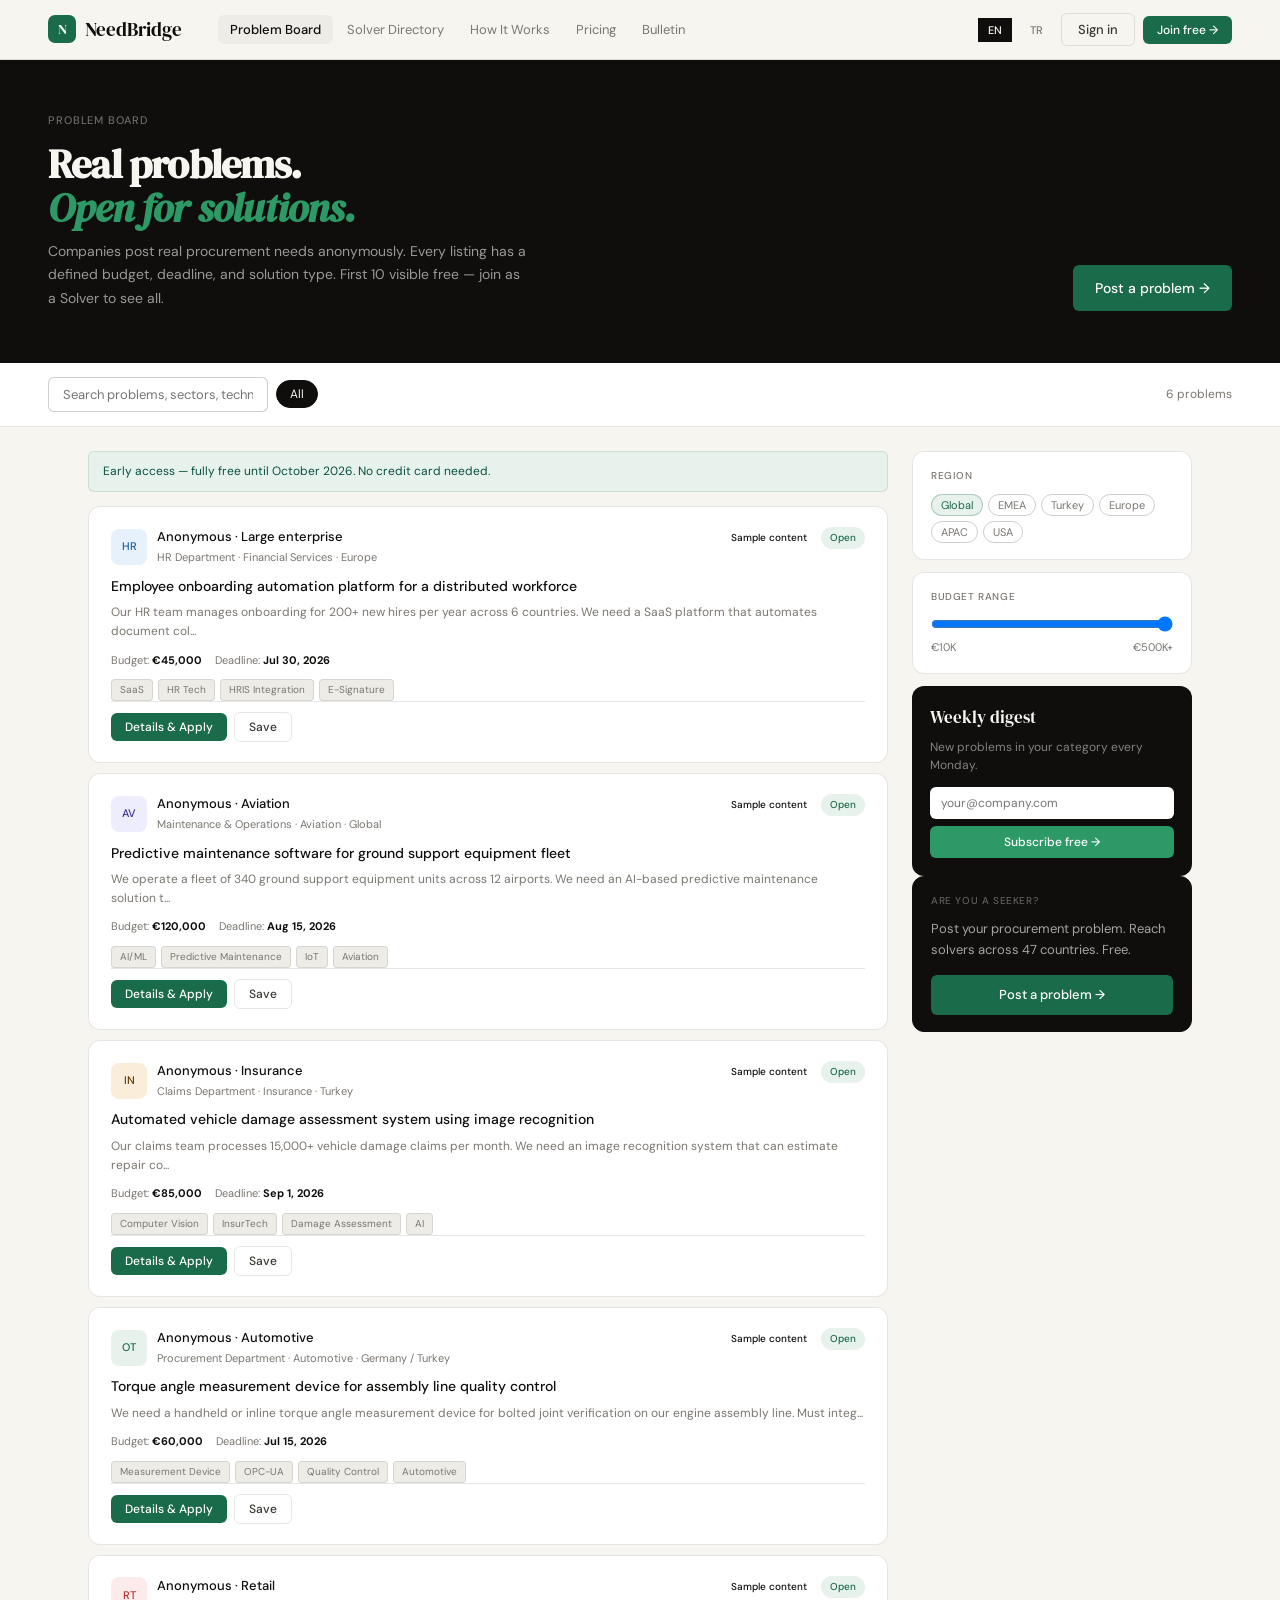
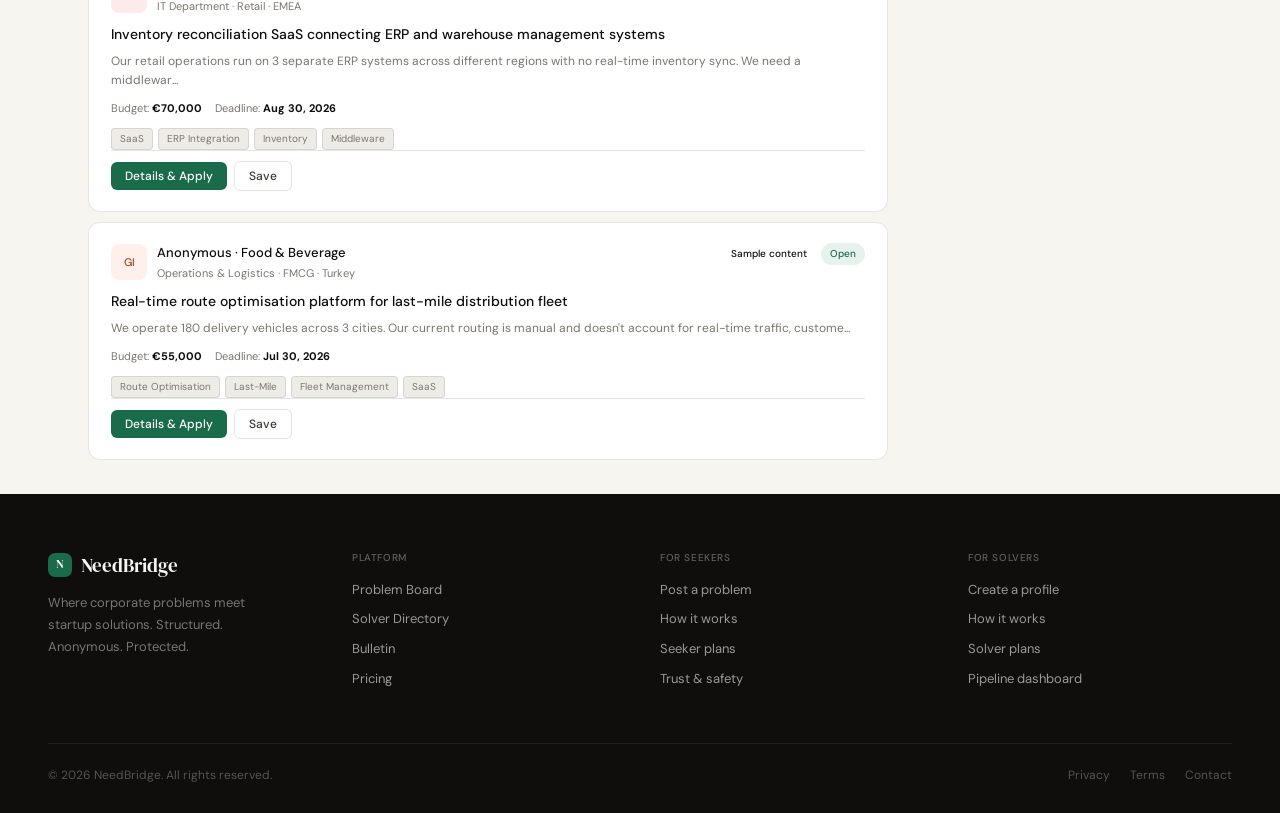
<file: problems.html>
<!DOCTYPE html>
<html lang="en">
<head>
<meta charset="UTF-8"><meta name="viewport" content="width=device-width,initial-scale=1">
<title>Problem Board — NeedBridge</title>
<link rel="preconnect" href="https://fonts.googleapis.com">
<link href="https://fonts.googleapis.com/css2?family=DM+Serif+Display:ital@0;1&family=DM+Sans:wght@300;400;500&display=swap" rel="stylesheet">
<link rel="stylesheet" href="style.css">
<style>
.page-hero{background:var(--ink);padding:52px 48px;color:var(--paper)}
.ph-inner{max-width:1200px;margin:0 auto;display:grid;grid-template-columns:1fr auto;align-items:end;gap:40px}
.ph-eyebrow{font-size:11px;font-weight:500;letter-spacing:.08em;text-transform:uppercase;color:rgba(247,245,240,.4);margin-bottom:12px}
h1.ph-h{font-family:'DM Serif Display',serif;font-size:40px;line-height:1.1;letter-spacing:-.02em;color:var(--paper);margin-bottom:10px}
h1.ph-h em{font-style:italic;color:var(--green-m)}
.ph-d{font-size:14px;color:rgba(247,245,240,.6);line-height:1.7;max-width:480px}
.ph-cta{margin-top:16px}
.filter-bar{background:var(--white);border-bottom:1px solid var(--line);padding:14px 48px;position:sticky;top:60px;z-index:50}
.fi-inner{max-width:1200px;margin:0 auto;display:flex;gap:8px;align-items:center;flex-wrap:wrap}
.fi{padding:8px 14px;border:1px solid var(--line2);border-radius:var(--r);font-size:13px;font-family:'DM Sans',sans-serif;color:var(--ink);background:var(--white);outline:none;width:220px}
.fi:focus{border-color:var(--green)}
.fchip{font-size:12px;padding:5px 13px;border-radius:20px;border:1px solid var(--line2);background:none;color:var(--ink3);cursor:pointer;transition:all .15s;white-space:nowrap}
.fchip.on{background:var(--ink);color:var(--paper);border-color:var(--ink)}
.fc{font-size:12px;color:var(--ink3);margin-left:auto;white-space:nowrap}
.layout{max-width:1200px;margin:0 auto;padding:24px 48px;display:grid;grid-template-columns:1fr 280px;gap:24px}
.listing{background:var(--white);border:1px solid var(--line);border-radius:var(--rl);padding:20px 22px;margin-bottom:10px;cursor:pointer;transition:border-color .18s,transform .15s}
.listing:hover{border-color:var(--line2);transform:translateY(-1px)}
.ls-top{display:flex;justify-content:space-between;align-items:flex-start;margin-bottom:10px}
.ls-co{display:flex;gap:10px;align-items:center}
.ls-av{width:36px;height:36px;border-radius:8px;display:flex;align-items:center;justify-content:center;font-size:11px;font-weight:500;flex-shrink:0}
.ls-nm{font-size:13px;font-weight:500;color:var(--ink);margin-bottom:1px}
.ls-sc{font-size:11px;color:var(--ink3)}
.ls-title{font-size:14px;font-weight:500;color:var(--ink);line-height:1.4;margin-bottom:7px}
.ls-desc{font-size:12px;color:var(--ink3);line-height:1.6;margin-bottom:10px}
.ls-meta{display:flex;gap:13px;flex-wrap:wrap;margin-bottom:10px}
.lm{font-size:11px;color:var(--ink3)}.lm strong{color:var(--ink)}
.ls-foot{display:flex;gap:7px;align-items:center;padding-top:10px;border-top:1px solid var(--line)}
.ls-apps{font-size:11px;color:var(--ink3);margin-left:auto}
.sb-card{background:var(--white);border:1px solid var(--line);border-radius:var(--rl);padding:16px 18px;margin-bottom:12px}
.sb-t{font-size:10px;font-weight:500;letter-spacing:.06em;text-transform:uppercase;color:var(--ink3);margin-bottom:10px}
.sb-row{display:flex;justify-content:space-between;padding:6px 0;border-bottom:1px solid var(--line);font-size:12px;color:var(--ink2)}
.sb-row:last-child{border-bottom:none}.sb-row strong{color:var(--ink)}
.rchips{display:flex;flex-wrap:wrap;gap:5px}
.rchip{font-size:11px;padding:3px 9px;border-radius:20px;border:1px solid var(--line2);cursor:pointer;color:var(--ink3);background:none;transition:all .15s}
.rchip.on{background:var(--green-l);color:var(--green);border-color:rgba(26,107,74,.3)}
.nl-dk{background:var(--ink);border-radius:var(--rl);padding:18px}
.nl-dk-h{font-family:'DM Serif Display',serif;font-size:17px;color:var(--paper);margin-bottom:7px}
.nl-dk-d{font-size:12px;color:rgba(247,245,240,.5);margin-bottom:12px;line-height:1.55}
.nl-dk-in{width:100%;padding:8px 11px;border-radius:var(--r);border:none;font-size:12px;font-family:'DM Sans',sans-serif;margin-bottom:7px;outline:none}
.nl-dk-btn{width:100%;padding:8px;border-radius:var(--r);border:none;background:var(--green-m);color:#fff;font-size:12px;font-weight:500;cursor:pointer;font-family:'DM Sans',sans-serif}
.pw-wrap{position:relative;overflow:hidden;border-radius:var(--rl);margin-bottom:10px}
.pw-blur{filter:blur(3px);pointer-events:none;user-select:none}
.pw-over{position:absolute;inset:0;background:linear-gradient(to bottom,rgba(247,245,240,0) 0%,rgba(247,245,240,.95) 35%,rgba(247,245,240,1) 100%);display:flex;flex-direction:column;align-items:center;justify-content:flex-end;padding-bottom:28px;z-index:2;text-align:center;padding-left:20px;padding-right:20px}
/* MODAL */
.modal-bg{position:fixed;inset:0;background:rgba(15,14,12,.55);z-index:200;display:flex;align-items:flex-start;justify-content:center;padding:40px 20px;overflow-y:auto;opacity:0;pointer-events:none;transition:opacity .2s}
.modal-bg.open{opacity:1;pointer-events:all}
.modal{background:var(--paper);border-radius:var(--rxl);width:100%;max-width:680px;box-shadow:0 24px 64px rgba(0,0,0,.18);overflow:hidden;transform:translateY(20px);transition:transform .2s}
.modal-bg.open .modal{transform:translateY(0)}
.mh{background:var(--ink);padding:24px 28px 20px;color:var(--paper)}
.mh-top{display:flex;justify-content:space-between;align-items:flex-start;margin-bottom:12px}
.mh-co{display:flex;gap:11px;align-items:center}
.mh-av{width:40px;height:40px;border-radius:9px;display:flex;align-items:center;justify-content:center;font-size:13px;font-weight:500;flex-shrink:0}
.mh-nm{font-size:14px;font-weight:500;color:var(--paper);margin-bottom:2px}
.mh-sc{font-size:11px;color:rgba(247,245,240,.5)}
.m-close{width:28px;height:28px;border-radius:50%;border:1px solid rgba(247,245,240,.2);background:none;color:rgba(247,245,240,.7);font-size:16px;cursor:pointer;display:flex;align-items:center;justify-content:center;flex-shrink:0}
.m-close:hover{background:rgba(247,245,240,.1)}
.m-title{font-family:'DM Serif Display',serif;font-size:20px;line-height:1.3;color:var(--paper);margin-bottom:12px}
.m-badges{display:flex;gap:6px;flex-wrap:wrap}
.mbdg{font-size:10px;font-weight:500;padding:3px 9px;border-radius:20px}
.mb-type{background:rgba(247,245,240,.12);color:var(--paper)}
.mb-open{background:var(--green-l);color:var(--green)}
.mb-sample{background:#fff8e1;color:#8a6500}
.mb-pilot{background:rgba(255,255,255,.1);color:rgba(247,245,240,.8)}
.mbody{padding:24px 28px}
.mstats{display:grid;grid-template-columns:repeat(3,1fr);border:1px solid var(--line);border-radius:var(--rl);overflow:hidden;margin-bottom:20px;background:var(--white)}
.ms{padding:12px 14px;border-right:1px solid var(--line)}
.ms:last-child{border-right:none}
.ms-n{font-family:'DM Serif Display',serif;font-size:17px;color:var(--ink)}
.ms-l{font-size:10px;color:var(--ink3);margin-top:2px}
.msec{margin-bottom:18px}
.msec-t{font-size:10px;font-weight:500;letter-spacing:.07em;text-transform:uppercase;color:var(--ink3);margin-bottom:8px}
.mtext{font-size:13px;color:var(--ink2);line-height:1.75}
.req-list{display:flex;flex-direction:column;gap:7px}
.req-item{display:flex;gap:8px;align-items:flex-start;font-size:12px;color:var(--ink2)}
.req-dot{width:5px;height:5px;border-radius:50%;background:var(--green);flex-shrink:0;margin-top:6px}
.apply-box{background:var(--white);border:1px solid var(--line);border-radius:var(--rl);padding:20px 22px}
.apply-t{font-family:'DM Serif Display',serif;font-size:19px;color:var(--ink);margin-bottom:5px}
.apply-s{font-size:12px;color:var(--ink3);margin-bottom:14px;line-height:1.6}
.apply-ft{display:flex;gap:10px;align-items:center;margin-top:12px}
.apply-note{font-size:11px;color:var(--ink3);line-height:1.5}
.success-msg{background:var(--green-l);border:1px solid rgba(26,107,74,.2);border-radius:var(--r);padding:11px 14px;font-size:12px;color:#085041;display:none;margin-top:10px;line-height:1.6}
.success-msg.show{display:block}
.li-share{display:inline-flex;align-items:center;gap:6px;background:#0077B5;color:#fff;border:none;padding:7px 13px;border-radius:var(--r);font-size:11px;font-weight:500;cursor:pointer;font-family:'DM Sans',sans-serif;margin-top:9px}
.li-share svg{width:13px;height:13px;fill:#fff}
</style>
</head>
<body>
<div id="nav-root"></div>

<div class="page-hero">
  <div class="ph-inner">
    <div>
      <div class="ph-eyebrow" data-i18n="pb_eyebrow">Problem Board</div>
      <h1 class="ph-h">
        <span data-i18n="pb_h">Real problems.</span><br>
        <em data-i18n="pb_em">Open for solutions.</em>
      </h1>
      <p class="ph-d" data-i18n="pb_desc"></p>
    </div>
    <div class="ph-cta">
      <a href="join.html?role=seeker" class="btn btn-primary" style="font-size:14px;padding:12px 22px" data-i18n="pb_seeker_cta_btn">Post a problem →</a>
    </div>
  </div>
</div>

<div class="filter-bar">
  <div class="fi-inner">
    <input class="fi" id="search" oninput="render()" data-i18n-attr="placeholder" data-i18n="pb_search">
    <button class="fchip on" onclick="render()" id="chip-all" data-i18n="pb_all">All</button>
    <span class="fc" id="fc"></span>
  </div>
</div>

<div class="layout">
  <div>
    <div style="background:var(--green-l);border:1px solid rgba(26,107,74,.15);border-radius:var(--r);padding:10px 14px;font-size:12px;color:#085041;margin-bottom:14px;display:flex;align-items:center;gap:8px" data-i18n="pb_free_banner">
      🎉 Early access — fully free until October 2026. No credit card needed.
    </div>
    <div id="listings"></div>
    <div class="pw-wrap" id="pw-wrap" style="display:none">
      <div class="pw-blur" id="pw-blur"></div>
      <div class="pw-over">
        <div style="font-size:22px;margin-bottom:8px">🔒</div>
        <div style="font-size:15px;font-weight:500;color:var(--ink);margin-bottom:5px" data-i18n="pb_lock_title">Join as a Solver to see all problems</div>
        <div style="font-size:12px;color:var(--ink3);margin-bottom:14px" data-i18n="pb_lock_sub">Free until October 2026. No payment needed.</div>
        <a href="join.html?role=solver" class="btn btn-primary" data-i18n="pb_lock_btn">Join free as a Solver →</a>
      </div>
    </div>
  </div>
  <div>
    <div class="sb-card">
      <div class="sb-t" data-i18n="pb_region">Region</div>
      <div class="rchips">
        <button class="rchip on">Global</button>
        <button class="rchip">EMEA</button>
        <button class="rchip">Turkey</button>
        <button class="rchip">Europe</button>
        <button class="rchip">APAC</button>
        <button class="rchip">USA</button>
      </div>
    </div>
    <div class="sb-card">
      <div class="sb-t" data-i18n="pb_budget">Budget range</div>
      <input type="range" min="10" max="500" value="500" id="bslider" style="width:100%;margin-bottom:6px" oninput="updateBudget(this.value)">
      <div style="display:flex;justify-content:space-between;font-size:11px;color:var(--ink3)"><span>€10K</span><span id="bval">€500K+</span></div>
    </div>
    <div class="nl-dk">
      <div class="nl-dk-h" data-i18n="pb_weekly">Weekly digest</div>
      <div class="nl-dk-d" data-i18n="pb_weekly_desc">New problems in your category every Monday.</div>
      <input class="nl-dk-in" type="email" placeholder="your@company.com">
      <button class="nl-dk-btn" data-i18n="pb_weekly_sub">Subscribe free →</button>
    </div>
    <div class="sb-card" style="background:var(--ink);border-color:var(--ink)">
      <div class="sb-t" style="color:rgba(247,245,240,.35)" data-i18n="pb_seeker_cta_t">Are you a Seeker?</div>
      <div style="font-size:13px;color:rgba(247,245,240,.65);margin-bottom:14px;line-height:1.6" data-i18n="pb_seeker_cta_d">Post your procurement problem. Free.</div>
      <a href="join.html?role=seeker" class="btn btn-primary" style="display:block;text-align:center;font-size:13px;padding:10px;text-decoration:none" data-i18n="pb_seeker_cta_btn">Post a problem →</a>
    </div>
  </div>
</div>

<div class="modal-bg" id="modal-bg" onclick="bgClose(event)">
  <div class="modal" id="modal-content"></div>
</div>

<div id="footer-root"></div>
<script src="i18n.js"></script>
<script src="components.js"></script>
<script>
renderNav('problems');
renderFooter();

const FREE_LIMIT = 10;
let budgetMax = 500;

function fmt(n){ return '€' + n.toString().replace(/\B(?=(\d{3})+(?!\d))/g,','); }

function render() {
  const l = currentLang;
  const q = document.getElementById('search').value.toLowerCase();
  let data = SAMPLE_PROBLEMS.filter(p => {
    if(p.budget && p.budget.replace(/[^0-9]/g,'') / 1000 > budgetMax && budgetMax < 500) return false;
    if(q && ![p.title[l], p.co[l], p.dept[l], ...p.tags[l]].some(x => x.toLowerCase().includes(q))) return false;
    return true;
  });
  document.getElementById('fc').textContent = data.length + ' ' + t('pb_count');
  const free = data.slice(0, FREE_LIMIT);
  const locked = data.slice(FREE_LIMIT);
  document.getElementById('listings').innerHTML = free.map(p => cardHTML(p, l)).join('');
  const pw = document.getElementById('pw-wrap');
  const pwb = document.getElementById('pw-blur');
  if(locked.length > 0){
    pwb.innerHTML = locked.slice(0,2).map(p => cardHTML(p, l)).join('');
    pw.style.display = 'block';
  } else {
    pw.style.display = 'none';
  }
}

function cardHTML(p, l) {
  return `<div class="listing" onclick="openModal(${p.id})">
    <div class="ls-top">
      <div class="ls-co">
        <div class="ls-av" style="background:${p.avbg};color:${p.avco}">${p.av}</div>
        <div><div class="ls-nm">${p.co[l]}</div><div class="ls-sc">${p.dept[l]} · ${p.sector[l]}</div></div>
      </div>
      <div style="display:flex;gap:5px;align-items:center">
        <span class="badge badge-sample">${t('sample_label')}</span>
        <span class="badge badge-green">${t('sample_open')}</span>
      </div>
    </div>
    <div class="ls-title">${p.title[l]}</div>
    <div class="ls-desc">${p.desc[l].substring(0,130)}...</div>
    <div class="ls-meta">
      <span class="lm">${t('sample_budget')}: <strong>${p.budget}</strong></span>
      <span class="lm">${t('sample_deadline')}: <strong>${p.deadline[l]}</strong></span>
    </div>
    <div class="tags" style="margin-bottom:0">${p.tags[l].map(tg=>`<span class="tag">${tg}</span>`).join('')}</div>
    <div class="ls-foot">
      <button class="btn btn-primary btn-sm" onclick="event.stopPropagation();openModal(${p.id})">${t('pb_apply_btn')}</button>
      <button class="btn btn-ghost btn-sm" onclick="event.stopPropagation()">${t('pb_save')}</button>
    </div>
  </div>`;
}

function openModal(id) {
  const l = currentLang;
  const p = SAMPLE_PROBLEMS.find(x=>x.id===id);
  if(!p) return;
  document.getElementById('modal-content').innerHTML = `
    <div class="mh">
      <div class="mh-top">
        <div class="mh-co">
          <div class="mh-av" style="background:${p.avbg};color:${p.avco}">${p.av}</div>
          <div><div class="mh-nm">${p.co[l]}</div><div class="mh-sc">${p.dept[l]} · ${p.sector[l]}</div></div>
        </div>
        <button class="m-close" onclick="closeModal()">✕</button>
      </div>
      <div class="m-title">${p.title[l]}</div>
      <div class="m-badges">
        <span class="mbdg mb-sample">${t('sample_label')}</span>
        <span class="mbdg mb-open">${t('sample_open')}</span>
        ${p.budget?`<span class="mbdg mb-pilot">${t('sample_budget')}: ${p.budget}</span>`:''}
      </div>
    </div>
    <div class="mbody">
      <div class="mstats">
        <div class="ms"><div class="ms-n">${p.budget}</div><div class="ms-l">${t('sample_budget')}</div></div>
        <div class="ms"><div class="ms-n">${p.deadline[l]}</div><div class="ms-l">${t('sample_deadline')}</div></div>
        <div class="ms"><div class="ms-n">${p.sector[l].split(' · ')[1]||'Global'}</div><div class="ms-l">Region</div></div>
      </div>
      <div class="msec">
        <div class="msec-t">${l==='tr'?'Problem tanımı':'Problem description'}</div>
        <div class="mtext">${p.desc[l]}</div>
      </div>
      <div class="msec">
        <div class="msec-t">${l==='tr'?'Etiketler':'Tags'}</div>
        <div class="tags">${p.tags[l].map(tg=>`<span class="tag">${tg}</span>`).join('')}</div>
      </div>
      <div class="apply-box">
        <div class="apply-t">${l==='tr'?'Çözüm öner':'Propose your solution'}</div>
        <div class="apply-s">${l==='tr'?'Bu ilana başvuruyorsunuz. Kimliğiniz Seeker görüşmeyi onaylayana kadar gizli kalır.':'You are applying to this listing. Your identity stays hidden until the Seeker approves a meeting.'}</div>
        <div class="form-row">
          <div class="form-group"><label class="form-label">${l==='tr'?'Şirket / Girişim adı':'Company / Startup name'}</label><input class="form-input" type="text" placeholder="${l==='tr'?'ör. TechFlow':'e.g. TechFlow GmbH'}"></div>
          <div class="form-group"><label class="form-label">Web sitesi / Website</label><input class="form-input" type="text" placeholder="https://"></div>
        </div>
        <div class="form-row">
          <div class="form-group"><label class="form-label">${l==='tr'?'Teklif tutarı (€)':'Your price (€)'}</label><input class="form-input" type="number" placeholder="e.g. 40000"></div>
          <div class="form-group"><label class="form-label">${l==='tr'?'Teslim süresi':'Delivery timeline'}</label><input class="form-input" type="text" placeholder="${l==='tr'?'ör. 10 hafta':'e.g. 10 weeks'}"></div>
        </div>
        <div class="form-group"><label class="form-label">${l==='tr'?'Çözüm özeti':'Solution summary'}</label><textarea class="form-textarea" placeholder="${l==='tr'?'Problemi nasıl çözdüğünüzü kısaca açıklayın...':'How will you solve this problem?'}"></textarea></div>
        <div class="apply-ft">
          <button class="btn btn-primary" onclick="submitApply(this)">${l==='tr'?'Başvuruyu gönder →':'Submit proposal →'}</button>
          <div class="apply-note">${l==='tr'?'Kimliğiniz görüşme onaylanana kadar gizlidir.':'Your identity is hidden until meeting is approved.'}</div>
        </div>
        <div class="success-msg" id="smsg">${l==='tr'?'✓ Başvurunuz alındı! Seeker 5 iş günü içinde sizinle iletişime geçecek.':'✓ Proposal submitted! The Seeker will get back to you within 5 business days.'}</div>
        <button class="li-share" onclick="shareOnLinkedIn('${l==='tr'?'NeedBridge\'de bir ihtiyaç ilanı paylaşıldı:':'A procurement problem was posted on NeedBridge:'}')">
          <svg viewBox="0 0 24 24"><path d="M16 8a6 6 0 016 6v7h-4v-7a2 2 0 00-2-2 2 2 0 00-2 2v7h-4v-7a6 6 0 016-6zM2 9h4v12H2z"/><circle cx="4" cy="4" r="2"/></svg>
          ${l==='tr'?'LinkedIn\'de paylaş':'Share on LinkedIn'}
        </button>
      </div>
    </div>`;
  document.getElementById('modal-bg').classList.add('open');
  document.body.style.overflow = 'hidden';
}

function closeModal(){
  document.getElementById('modal-bg').classList.remove('open');
  document.body.style.overflow = '';
}
function bgClose(e){ if(e.target===document.getElementById('modal-bg')) closeModal(); }
function submitApply(btn){
  btn.textContent = currentLang==='tr'?'Gönderiliyor...':'Submitting...';
  btn.disabled = true;
  setTimeout(()=>{ btn.textContent='✓'; const m=document.getElementById('smsg'); if(m) m.classList.add('show'); },800);
}
function updateBudget(v){
  budgetMax = parseInt(v);
  document.getElementById('bval').textContent = v>=500?'€500K+':'€'+parseInt(v)+'K';
  render();
}
document.querySelectorAll('.rchip').forEach(c=>c.addEventListener('click',function(){
  document.querySelectorAll('.rchip').forEach(x=>x.classList.remove('on'));
  this.classList.add('on');
}));
document.addEventListener('keydown',e=>{ if(e.key==='Escape') closeModal(); });
document.addEventListener('langChanged', render);
document.addEventListener('DOMContentLoaded', render);
</script>
</body>
</html>
</file>
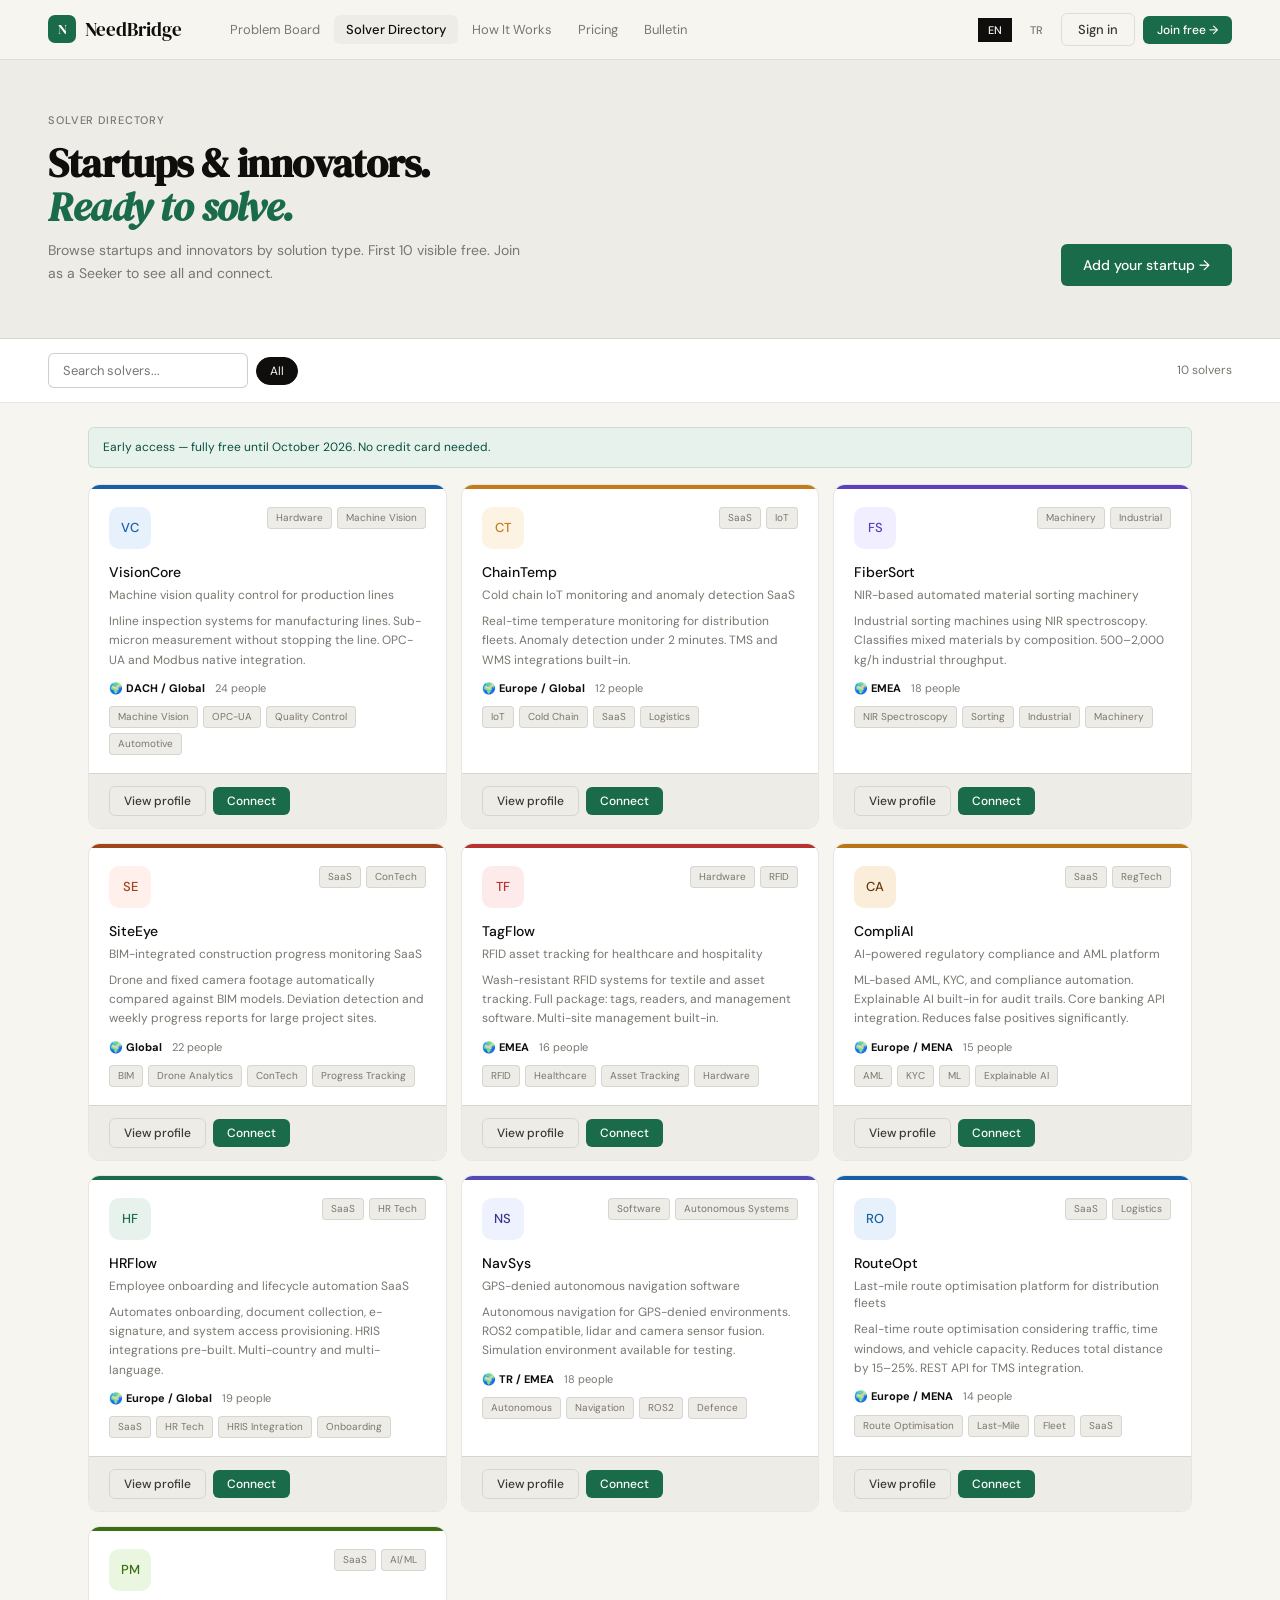
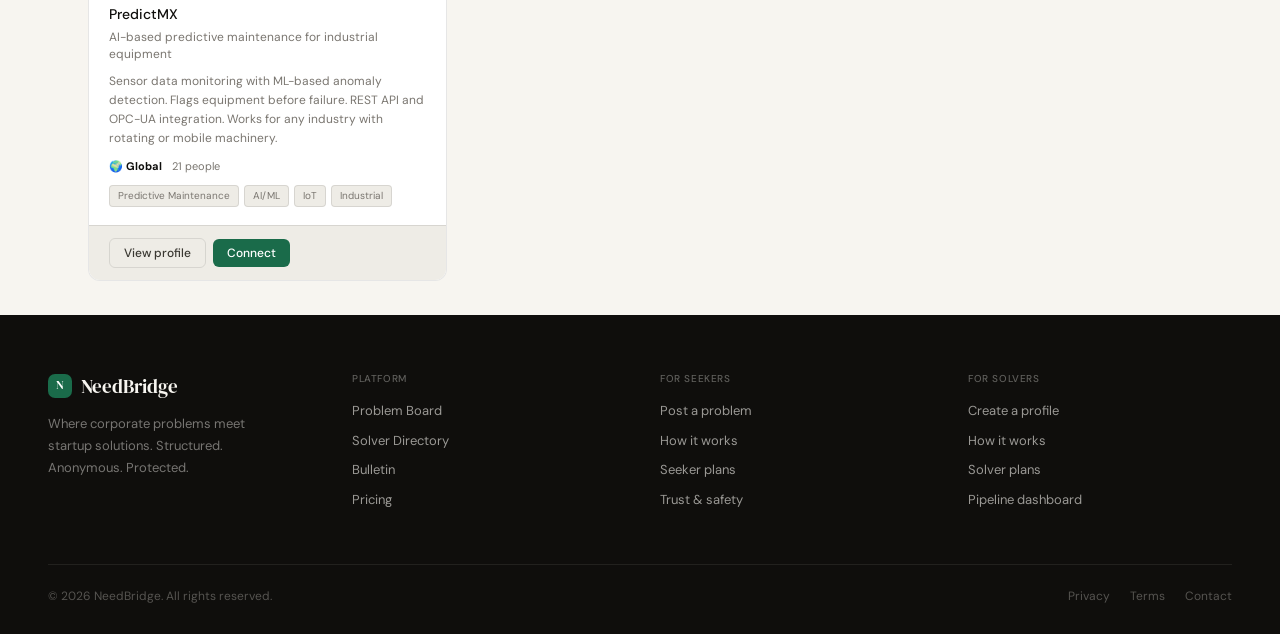
<file: solvers.html>
<!DOCTYPE html>
<html lang="en">
<head>
<meta charset="UTF-8"><meta name="viewport" content="width=device-width,initial-scale=1">
<title>Solver Directory — NeedBridge</title>
<link rel="preconnect" href="https://fonts.googleapis.com">
<link href="https://fonts.googleapis.com/css2?family=DM+Serif+Display:ital@0;1&family=DM+Sans:wght@300;400;500&display=swap" rel="stylesheet">
<link rel="stylesheet" href="style.css">
<style>
.page-hero{background:var(--paper2);border-bottom:1px solid var(--line);padding:52px 48px}
.ph-inner{max-width:1200px;margin:0 auto;display:grid;grid-template-columns:1fr auto;align-items:end;gap:40px}
h1.ph-h{font-family:'DM Serif Display',serif;font-size:40px;line-height:1.1;letter-spacing:-.02em;margin-bottom:10px}
h1.ph-h em{font-style:italic;color:var(--green)}
.ph-d{font-size:14px;color:var(--ink3);line-height:1.7;max-width:480px}
.filter-bar{background:var(--white);border-bottom:1px solid var(--line);padding:14px 48px;position:sticky;top:60px;z-index:50}
.fi-inner{max-width:1200px;margin:0 auto;display:flex;gap:8px;align-items:center;flex-wrap:wrap}
.fi{padding:8px 14px;border:1px solid var(--line2);border-radius:var(--r);font-size:13px;font-family:'DM Sans',sans-serif;color:var(--ink);background:var(--white);outline:none;width:200px}
.fi:focus{border-color:var(--green)}
.fchip{font-size:12px;padding:5px 13px;border-radius:20px;border:1px solid var(--line2);background:none;color:var(--ink3);cursor:pointer;transition:all .15s;white-space:nowrap}
.fchip.on{background:var(--ink);color:var(--paper);border-color:var(--ink)}
.fc{font-size:12px;color:var(--ink3);margin-left:auto;white-space:nowrap}
.grid-wrap{max-width:1200px;margin:0 auto;padding:24px 48px}
.solver-grid{display:grid;grid-template-columns:repeat(3,1fr);gap:14px;margin-bottom:10px}
.sc{background:var(--white);border:1px solid var(--line);border-radius:var(--rl);overflow:hidden;display:flex;flex-direction:column;transition:border-color .18s,transform .15s;cursor:pointer}
.sc:hover{border-color:var(--line2);transform:translateY(-2px)}
.sc-cover{height:4px}
.sc-body{padding:18px 20px;flex:1}
.sc-top{display:flex;justify-content:space-between;align-items:flex-start;margin-bottom:12px}
.sc-logo{width:42px;height:42px;border-radius:10px;display:flex;align-items:center;justify-content:center;font-size:13px;font-weight:500;flex-shrink:0}
.sc-name{font-size:14px;font-weight:500;color:var(--ink);margin-bottom:3px}
.sc-tagline{font-size:12px;color:var(--ink3);margin-bottom:8px;line-height:1.45}
.sc-desc{font-size:12px;color:var(--ink3);line-height:1.6;margin-bottom:10px}
.sc-meta{display:flex;gap:10px;margin-bottom:9px;flex-wrap:wrap}
.sm{font-size:11px;color:var(--ink3)}.sm strong{color:var(--ink)}
.sc-foot{padding:12px 20px;border-top:1px solid var(--line);display:flex;gap:7px;align-items:center;background:var(--paper2)}
.pw-wrap{position:relative;overflow:hidden;border-radius:var(--rl)}
.pw-blur{display:grid;grid-template-columns:repeat(3,1fr);gap:14px;filter:blur(3px);pointer-events:none;user-select:none}
.pw-over{position:absolute;inset:0;background:linear-gradient(to bottom,rgba(247,245,240,0) 0%,rgba(247,245,240,.95) 30%,rgba(247,245,240,1) 100%);display:flex;flex-direction:column;align-items:center;justify-content:flex-end;padding-bottom:28px;z-index:2;text-align:center;padding-left:20px;padding-right:20px}
.modal-bg{position:fixed;inset:0;background:rgba(15,14,12,.55);z-index:200;display:flex;align-items:flex-start;justify-content:center;padding:40px 20px;overflow-y:auto;opacity:0;pointer-events:none;transition:opacity .2s}
.modal-bg.open{opacity:1;pointer-events:all}
.modal{background:var(--paper);border-radius:var(--rxl);width:100%;max-width:620px;box-shadow:0 24px 64px rgba(0,0,0,.18);overflow:hidden;transform:translateY(20px);transition:transform .2s}
.modal-bg.open .modal{transform:translateY(0)}
.mh{padding:24px 28px 20px;border-bottom:1px solid var(--line)}
.mh-top{display:flex;gap:14px;align-items:flex-start;margin-bottom:14px}
.mh-logo{width:50px;height:50px;border-radius:12px;display:flex;align-items:center;justify-content:center;font-size:15px;font-weight:500;flex-shrink:0}
.mh-nm{font-size:17px;font-weight:500;color:var(--ink);margin-bottom:3px}
.mh-tl{font-size:13px;color:var(--ink3)}
.m-close{width:28px;height:28px;border-radius:50%;border:1px solid var(--line2);background:none;color:var(--ink3);font-size:16px;cursor:pointer;display:flex;align-items:center;justify-content:center;flex-shrink:0;margin-left:auto}
.mbody{padding:22px 28px}
.msec{margin-bottom:16px}
.msec-t{font-size:10px;font-weight:500;letter-spacing:.07em;text-transform:uppercase;color:var(--ink3);margin-bottom:8px}
.mtext{font-size:13px;color:var(--ink2);line-height:1.75}
.proof-item{font-size:12px;color:var(--ink2);display:flex;align-items:flex-start;gap:8px;margin-bottom:6px}
.proof-dot{width:5px;height:5px;border-radius:50%;background:var(--green);flex-shrink:0;margin-top:6px}
.connect-box{background:var(--paper2);border-radius:var(--rl);padding:18px 20px}
.ct{font-family:'DM Serif Display',serif;font-size:18px;color:var(--ink);margin-bottom:5px}
.cs{font-size:12px;color:var(--ink3);margin-bottom:14px;line-height:1.6}
</style>
</head>
<body>
<div id="nav-root"></div>

<div class="page-hero">
  <div class="ph-inner">
    <div>
      <div style="font-size:11px;font-weight:500;letter-spacing:.08em;text-transform:uppercase;color:var(--ink3);margin-bottom:11px" id="sd-eyebrow">Solver Directory</div>
      <h1 class="ph-h" id="sd-h">Startups & innovators.<br><em>Ready to solve.</em></h1>
      <p class="ph-d" id="sd-d">Browse startups and innovators by solution type. First 10 visible free. Join as a Seeker to see all and connect.</p>
    </div>
    <div>
      <a href="join.html?role=solver" class="btn btn-primary" id="sd-cta">Add your startup →</a>
    </div>
  </div>
</div>

<div class="filter-bar">
  <div class="fi-inner">
    <input class="fi" id="search" oninput="render()" placeholder="Search solvers...">
    <button class="fchip on" onclick="render()" id="chip-all">All</button>
    <span class="fc" id="fc"></span>
  </div>
</div>

<div class="grid-wrap">
  <div style="background:var(--green-l);border:1px solid rgba(26,107,74,.15);border-radius:var(--r);padding:10px 14px;font-size:12px;color:#085041;margin-bottom:16px;display:flex;align-items:center;gap:8px" data-i18n="pb_free_banner">
    🎉 Early access — fully free until October 2026. No credit card needed.
  </div>
  <div class="solver-grid" id="solver-grid"></div>
  <div class="pw-wrap" id="pw-wrap" style="display:none">
    <div class="pw-blur" id="pw-blur"></div>
    <div class="pw-over">
      <div style="font-size:22px;margin-bottom:8px">🔒</div>
      <div style="font-size:15px;font-weight:500;color:var(--ink);margin-bottom:5px" id="pw-title">Join as a Seeker to see all solvers</div>
      <div style="font-size:12px;color:var(--ink3);margin-bottom:14px" id="pw-sub">Free until October 2026. No payment needed.</div>
      <a href="join.html?role=seeker" class="btn btn-primary" id="pw-btn">Join free as a Seeker →</a>
    </div>
  </div>
</div>

<div class="modal-bg" id="modal-bg" onclick="bgClose(event)">
  <div class="modal" id="modal-content"></div>
</div>

<div id="footer-root"></div>
<script src="i18n.js"></script>
<script src="components.js"></script>
<script>
renderNav('solvers');
renderFooter();

// Sample solvers — no fake references, just capability descriptions
const SOLVERS = [
  {id:1, name:'VisionCore', tagline:{en:'Machine vision quality control for production lines',tr:'Üretim hatları için makine görüşü kalite kontrol'}, logo:'VC', lb:'#e6f1fb', lt:'#185fa5', cover:'#185fa5', cats:{en:['Hardware','Machine Vision'],tr:['Donanım','Makine Görüşü']}, desc:{en:'Inline inspection systems for manufacturing lines. Sub-micron measurement without stopping the line. OPC-UA and Modbus native integration.',tr:'Üretim hatları için inline ölçüm sistemleri. Hattı durdurmadan mikron altı ölçüm. OPC-UA ve Modbus native entegrasyon.'}, region:'DACH / Global', team:'24', tags:{en:['Machine Vision','OPC-UA','Quality Control','Automotive'],tr:['Makine Görüşü','OPC-UA','Kalite Kontrol','Otomotiv']}},
  {id:2, name:'ChainTemp', tagline:{en:'Cold chain IoT monitoring and anomaly detection SaaS',tr:'Soğuk zincir IoT izleme ve anomali tespit SaaS'}, logo:'CT', lb:'#fdf3e3', lt:'#c47c1a', cover:'#c47c1a', cats:{en:['SaaS','IoT'],tr:['SaaS','IoT']}, desc:{en:'Real-time temperature monitoring for distribution fleets. Anomaly detection under 2 minutes. TMS and WMS integrations built-in.',tr:'Dağıtım filolarında gerçek zamanlı sıcaklık izleme. 2 dakika altı anomali tespiti. TMS ve WMS entegrasyonları hazır.'}, region:'Europe / Global', team:'12', tags:{en:['IoT','Cold Chain','SaaS','Logistics'],tr:['IoT','Soğuk Zincir','SaaS','Lojistik']}},
  {id:3, name:'FiberSort', tagline:{en:'NIR-based automated material sorting machinery',tr:'NIR tabanlı otomatik malzeme ayırma makinaları'}, logo:'FS', lb:'#f0eeff', lt:'#5b3fbe', cover:'#5b3fbe', cats:{en:['Machinery','Industrial'],tr:['Makina','Endüstriyel']}, desc:{en:'Industrial sorting machines using NIR spectroscopy. Classifies mixed materials by composition. 500–2,000 kg/h industrial throughput.',tr:'NIR spektroskopisi kullanan endüstriyel ayırma makinaları. Karışık malzemeleri bileşimine göre sınıflandırır. 500–2.000 kg/sa endüstriyel kapasite.'}, region:'EMEA', team:'18', tags:{en:['NIR Spectroscopy','Sorting','Industrial','Machinery'],tr:['NIR Spektroskopi','Ayırma','Endüstriyel','Makina']}},
  {id:4, name:'SiteEye', tagline:{en:'BIM-integrated construction progress monitoring SaaS',tr:'BIM entegre inşaat ilerleme izleme SaaS'}, logo:'SE', lb:'#fff0eb', lt:'#a0441a', cover:'#a0441a', cats:{en:['SaaS','ConTech'],tr:['SaaS','İnşaat Tech']}, desc:{en:'Drone and fixed camera footage automatically compared against BIM models. Deviation detection and weekly progress reports for large project sites.',tr:'Drone ve sabit kamera görüntüsü otomatik olarak BIM modeliyle karşılaştırılır. Büyük proje sahaları için sapma tespiti ve haftalık ilerleme raporları.'}, region:'Global', team:'22', tags:{en:['BIM','Drone Analytics','ConTech','Progress Tracking'],tr:['BIM','Drone Analitik','İnşaat Tech','İlerleme Takibi']}},
  {id:5, name:'TagFlow', tagline:{en:'RFID asset tracking for healthcare and hospitality',tr:'Sağlık ve otelcilik için RFID varlık takibi'}, logo:'TF', lb:'#fdeaea', lt:'#b83232', cover:'#b83232', cats:{en:['Hardware','RFID'],tr:['Donanım','RFID']}, desc:{en:'Wash-resistant RFID systems for textile and asset tracking. Full package: tags, readers, and management software. Multi-site management built-in.',tr:'Yıkamaya dayanıklı RFID sistemleri. Tekstil ve varlık takibi. Komple paket: etiket, okuyucu ve yönetim yazılımı. Çok tesisli yönetim hazır.'}, region:'EMEA', team:'16', tags:{en:['RFID','Healthcare','Asset Tracking','Hardware'],tr:['RFID','Sağlık','Varlık Takibi','Donanım']}},
  {id:6, name:'CompliAI', tagline:{en:'AI-powered regulatory compliance and AML platform',tr:'Yapay zeka destekli uyumluluk ve AML platformu'}, logo:'CA', lb:'#faeeda', lt:'#633806', cover:'#BA7517', cats:{en:['SaaS','RegTech'],tr:['SaaS','RegTech']}, desc:{en:'ML-based AML, KYC, and compliance automation. Explainable AI built-in for audit trails. Core banking API integration. Reduces false positives significantly.',tr:'ML tabanlı AML, KYC ve uyumluluk otomasyonu. Denetim için açıklanabilir YZ hazır. Core banking API entegrasyonu. Sahte pozitifleri önemli ölçüde azaltır.'}, region:'Europe / MENA', team:'15', tags:{en:['AML','KYC','ML','Explainable AI'],tr:['AML','KYC','ML','Açıklanabilir YZ']}},
  {id:7, name:'HRFlow', tagline:{en:'Employee onboarding and lifecycle automation SaaS',tr:'Çalışan işe alım ve yaşam döngüsü otomasyon SaaS'}, logo:'HF', lb:'#e8f2ec', lt:'#1a6b4a', cover:'#1a6b4a', cats:{en:['SaaS','HR Tech'],tr:['SaaS','İK Tech']}, desc:{en:'Automates onboarding, document collection, e-signature, and system access provisioning. HRIS integrations pre-built. Multi-country and multi-language.',tr:'İşe alım, belge toplama, e-imza ve sistem erişimi otomasyonu. İKYS entegrasyonları hazır. Çok ülkeli ve çok dilli.'}, region:'Europe / Global', team:'19', tags:{en:['SaaS','HR Tech','HRIS Integration','Onboarding'],tr:['SaaS','İK Tech','İKYS Entegrasyonu','İşe Alım']}},
  {id:8, name:'NavSys', tagline:{en:'GPS-denied autonomous navigation software',tr:'GPS\'siz otonom navigasyon yazılımı'}, logo:'NS', lb:'#eef1fe', lt:'#3C3489', cover:'#534AB7', cats:{en:['Software','Autonomous Systems'],tr:['Yazılım','Otonom Sistemler']}, desc:{en:'Autonomous navigation for GPS-denied environments. ROS2 compatible, lidar and camera sensor fusion. Simulation environment available for testing.',tr:'GPS\'siz ortamlar için otonom navigasyon. ROS2 uyumlu, lidar ve kamera sensör füzyonu. Test için simülasyon ortamı mevcut.'}, region:'TR / EMEA', team:'18', tags:{en:['Autonomous','Navigation','ROS2','Defence'],tr:['Otonom','Navigasyon','ROS2','Savunma']}},
  {id:9, name:'RouteOpt', tagline:{en:'Last-mile route optimisation platform for distribution fleets',tr:'Dağıtım filolar için son mil rota optimizasyon platformu'}, logo:'RO', lb:'#e6f1fb', lt:'#185fa5', cover:'#185fa5', cats:{en:['SaaS','Logistics'],tr:['SaaS','Lojistik']}, desc:{en:'Real-time route optimisation considering traffic, time windows, and vehicle capacity. Reduces total distance by 15–25%. REST API for TMS integration.',tr:'Trafik, zaman penceresi ve araç kapasitesini dikkate alan gerçek zamanlı rota optimizasyonu. Toplam mesafeyi %15–25 azaltır. TMS entegrasyonu için REST API.'}, region:'Europe / MENA', team:'14', tags:{en:['Route Optimisation','Last-Mile','Fleet','SaaS'],tr:['Rota Optimizasyonu','Son Mil','Filo','SaaS']}},
  {id:10, name:'PredictMX', tagline:{en:'AI-based predictive maintenance for industrial equipment',tr:'Endüstriyel ekipman için YZ tabanlı arıza tahmini'}, logo:'PM', lb:'#eaf6e0', lt:'#3b6d11', cover:'#3b6d11', cats:{en:['SaaS','AI/ML'],tr:['SaaS','YZ/ML']}, desc:{en:'Sensor data monitoring with ML-based anomaly detection. Flags equipment before failure. REST API and OPC-UA integration. Works for any industry with rotating or mobile machinery.',tr:'ML tabanlı anomali tespiti ile sensör verisi izleme. Arızadan önce ekipmanı işaretler. REST API ve OPC-UA entegrasyonu. Dönen veya hareketli makine içeren her sektörde çalışır.'}, region:'Global', team:'21', tags:{en:['Predictive Maintenance','AI/ML','IoT','Industrial'],tr:['Arıza Tahmini','YZ/ML','IoT','Endüstriyel']}},
];

const FREE_LIMIT = 10;

function render() {
  const l = currentLang;
  const q = document.getElementById('search').value.toLowerCase();
  let data = SOLVERS.filter(s => {
    if(q && ![s.name, s.tagline[l], ...s.tags[l]].some(x => x.toLowerCase().includes(q))) return false;
    return true;
  });
  document.getElementById('fc').textContent = data.length + ' solvers';
  const free = data.slice(0, FREE_LIMIT);
  const locked = data.slice(FREE_LIMIT);
  document.getElementById('solver-grid').innerHTML = free.map(s => cardHTML(s, l)).join('');
  const pw = document.getElementById('pw-wrap');
  if(locked.length > 0){
    document.getElementById('pw-blur').innerHTML = locked.slice(0,3).map(s => cardHTML(s, l)).join('');
    pw.style.display = 'block';
  } else {
    pw.style.display = 'none';
  }
}

function cardHTML(s, l) {
  return `<div class="sc" onclick="openModal(${s.id})">
    <div class="sc-cover" style="background:${s.cover}"></div>
    <div class="sc-body">
      <div class="sc-top">
        <div class="sc-logo" style="background:${s.lb};color:${s.lt}">${s.logo}</div>
        <div class="tags">${s.cats[l].map(c=>`<span class="tag">${c}</span>`).join('')}</div>
      </div>
      <div class="sc-name">${s.name}</div>
      <div class="sc-tagline">${s.tagline[l]}</div>
      <div class="sc-desc">${s.desc[l]}</div>
      <div class="sc-meta">
        <span class="sm">🌍 <strong>${s.region}</strong></span>
        <span class="sm">${s.team} ${l==='tr'?'kişi':'people'}</span>
      </div>
      <div class="tags">${s.tags[l].map(t=>`<span class="tag">${t}</span>`).join('')}</div>
    </div>
    <div class="sc-foot">
      <button class="btn btn-ghost btn-sm" onclick="event.stopPropagation();openModal(${s.id})">${l==='tr'?'Profili gör':'View profile'}</button>
      <button class="btn btn-primary btn-sm" onclick="event.stopPropagation();openModal(${s.id})">${l==='tr'?'Bağlan':'Connect'}</button>
    </div>
  </div>`;
}

function openModal(id) {
  const l = currentLang;
  const s = SOLVERS.find(x=>x.id===id);
  if(!s) return;
  document.getElementById('modal-content').innerHTML = `
    <div class="mh">
      <div class="mh-top">
        <div class="mh-logo" style="background:${s.lb};color:${s.lt}">${s.logo}</div>
        <div style="flex:1">
          <div class="mh-nm">${s.name}</div>
          <div class="mh-tl">${s.tagline[l]}</div>
          <div class="tags" style="margin-top:8px">${s.cats[l].map(c=>`<span class="tag">${c}</span>`).join('')}</div>
        </div>
        <button class="m-close" onclick="closeModal()">✕</button>
      </div>
    </div>
    <div class="mbody">
      <div class="msec">
        <div class="msec-t">${l==='tr'?'Hakkında':'About'}</div>
        <div class="mtext">${s.desc[l]}</div>
      </div>
      <div class="msec">
        <div class="msec-t">${l==='tr'?'Etiketler':'Tags'}</div>
        <div class="tags">${s.tags[l].map(t=>`<span class="tag">${t}</span>`).join('')}</div>
      </div>
      <div class="msec">
        <div class="msec-t">${l==='tr'?'Detaylar':'Details'}</div>
        <div style="display:grid;grid-template-columns:1fr 1fr;gap:8px">
          <div class="card-muted" style="padding:10px 12px"><div style="font-size:10px;color:var(--ink3);margin-bottom:3px">${l==='tr'?'Bölge':'Region'}</div><div style="font-size:13px;font-weight:500">${s.region}</div></div>
          <div class="card-muted" style="padding:10px 12px"><div style="font-size:10px;color:var(--ink3);margin-bottom:3px">${l==='tr'?'Ekip':'Team'}</div><div style="font-size:13px;font-weight:500">${s.team} ${l==='tr'?'kişi':'people'}</div></div>
        </div>
      </div>
      <div class="connect-box">
        <div class="ct">${l==='tr'?s.name+' ile bağlan':'Connect with '+s.name}</div>
        <div class="cs">${l==='tr'?'Bağlantı isteği gönderin. Şirket adınız görüşme onaylanana kadar gizli kalır. Aktif planlı Seeker\'lara açıktır.':'Send a connection request. Your company name stays anonymous until a meeting is approved. Available to Seekers with an active plan.'}</div>
        <div style="display:flex;gap:8px">
          <a href="join.html?role=seeker" class="btn btn-primary">${l==='tr'?'Bağlanmak için Seeker olarak katıl →':'Join as Seeker to connect →'}</a>
          <button class="btn btn-ghost" onclick="closeModal()">${l==='tr'?'Kapat':'Close'}</button>
        </div>
      </div>
    </div>`;
  document.getElementById('modal-bg').classList.add('open');
  document.body.style.overflow = 'hidden';
}

function closeModal(){
  document.getElementById('modal-bg').classList.remove('open');
  document.body.style.overflow = '';
}
function bgClose(e){ if(e.target===document.getElementById('modal-bg')) closeModal(); }
document.addEventListener('keydown',e=>{ if(e.key==='Escape') closeModal(); });

function updateCopy() {
  const l = currentLang;
  const isTR = l === 'tr';
  document.getElementById('sd-eyebrow').textContent = isTR ? 'Çözüm Rehberi' : 'Solver Directory';
  document.getElementById('sd-h').innerHTML = isTR ? 'Girişimler & inovatörler.<br><em>Çözmeye hazır.</em>' : 'Startups & innovators.<br><em>Ready to solve.</em>';
  document.getElementById('sd-d').textContent = isTR ? 'Girişimlere çözüm tipine göre göz atın. İlk 10 ücretsiz görünür. Tümünü görmek ve bağlanmak için Seeker olarak katılın.' : 'Browse startups and innovators by solution type. First 10 visible free. Join as a Seeker to see all and connect.';
  document.getElementById('sd-cta').textContent = isTR ? 'Girişiminizi ekleyin →' : 'Add your startup →';
  document.getElementById('pw-title').textContent = isTR ? 'Tüm Solver\'ları görmek için Seeker olarak katılın' : 'Join as a Seeker to see all solvers';
  document.getElementById('pw-sub').textContent = isTR ? 'Ekim 2026\'ya kadar ücretsiz. Ödeme gerekmez.' : 'Free until October 2026. No payment needed.';
  document.getElementById('pw-btn').textContent = isTR ? 'Seeker olarak ücretsiz katıl →' : 'Join free as a Seeker →';
  document.getElementById('search').placeholder = isTR ? 'Solver veya teknoloji ara...' : 'Search solvers...';
  render();
}

document.addEventListener('langChanged', updateCopy);
document.addEventListener('DOMContentLoaded', () => { updateCopy(); });
</script>
</body>
</html>
</file>
<file: style.css>
@import url('https://fonts.googleapis.com/css2?family=DM+Serif+Display:ital@0;1&family=DM+Sans:wght@300;400;500&display=swap');

:root {
  --ink:     #0f0e0c;
  --ink2:    #3a3832;
  --ink3:    #7a7670;
  --paper:   #f7f5f0;
  --paper2:  #eeece6;
  --paper3:  #e4e1d8;
  --white:   #ffffff;
  --green:   #1a6b4a;
  --green-l: #e8f2ec;
  --green-m: #2d9966;
  --blue:    #185fa5;
  --blue-l:  #e6f1fb;
  --amber:   #c47c1a;
  --amber-l: #fdf3e3;
  --red:     #a32d2d;
  --red-l:   #fcebeb;
  --line:    rgba(15,14,12,.10);
  --line2:   rgba(15,14,12,.20);
  --r:  6px;
  --rl: 12px;
  --rxl: 16px;
}

*,*::before,*::after{box-sizing:border-box;margin:0;padding:0}
html{scroll-behavior:smooth}
body{font-family:'DM Sans',sans-serif;background:var(--paper);color:var(--ink);font-size:15px;line-height:1.6;-webkit-font-smoothing:antialiased}
h1,h2,h3,h4{font-family:'DM Serif Display',serif}
a{color:inherit;text-decoration:none}
button{font-family:'DM Sans',sans-serif;cursor:pointer}
input,textarea,select{font-family:'DM Sans',sans-serif}

/* NAV */
.nav{position:sticky;top:0;z-index:100;background:rgba(247,245,240,.96);backdrop-filter:blur(10px);border-bottom:1px solid var(--line);padding:0 48px;height:60px;display:flex;align-items:center;gap:4px}
.nav-logo{font-family:'DM Serif Display',serif;font-size:19px;color:var(--ink);display:flex;align-items:center;gap:9px;margin-right:32px;text-decoration:none;flex-shrink:0}
.logo-mark{width:28px;height:28px;background:var(--green);border-radius:7px;display:flex;align-items:center;justify-content:center;font-size:14px;color:#fff;flex-shrink:0}
.nav-links{display:flex;gap:2px;flex:1}
.nav-link{font-size:13px;color:var(--ink3);padding:6px 12px;border-radius:var(--r);transition:all .15s;border:none;background:none;white-space:nowrap;cursor:pointer}
.nav-link:hover,.nav-link.active{color:var(--ink);background:var(--paper2);font-weight:500}
.nav-right{display:flex;gap:8px;align-items:center;margin-left:auto}

/* LANG TOGGLE */
.lang-toggle{display:flex;border:1px solid var(--line2);border-radius:var(--r);overflow:hidden;flex-shrink:0}
.lang-btn{font-size:11px;font-weight:500;padding:5px 10px;border:none;background:none;color:var(--ink3);cursor:pointer;transition:all .15s;font-family:'DM Sans',sans-serif}
.lang-btn.active{background:var(--ink);color:var(--paper)}

/* BUTTONS */
.btn{display:inline-flex;align-items:center;gap:7px;font-family:'DM Sans',sans-serif;font-weight:500;border-radius:var(--r);border:none;cursor:pointer;transition:all .15s;white-space:nowrap;text-decoration:none}
.btn-primary{background:var(--green);color:#fff;padding:10px 22px;font-size:14px}
.btn-primary:hover{background:var(--green-m)}
.btn-outline{background:none;color:var(--ink);border:1px solid var(--line2);padding:9px 20px;font-size:14px}
.btn-outline:hover{border-color:var(--ink3)}
.btn-ghost{background:none;color:var(--ink2);border:1px solid var(--line);padding:7px 16px;font-size:13px}
.btn-ghost:hover{border-color:var(--ink3)}
.btn-dark{background:var(--ink);color:var(--paper);padding:10px 22px;font-size:14px}
.btn-dark:hover{background:var(--ink2)}
.btn-sm{padding:6px 14px;font-size:12px}
.btn-li{display:inline-flex;align-items:center;gap:7px;background:#0077B5;color:#fff;border:none;padding:9px 18px;border-radius:var(--r);font-size:13px;font-weight:500;cursor:pointer;font-family:'DM Sans',sans-serif;transition:background .15s}
.btn-li:hover{background:#005f8e}
.btn-li svg{width:15px;height:15px;fill:#fff;flex-shrink:0}

/* BADGES */
.badge{display:inline-flex;align-items:center;gap:4px;font-size:10px;font-weight:500;padding:3px 9px;border-radius:20px;white-space:nowrap}
.badge-green{background:var(--green-l);color:var(--green)}
.badge-blue{background:var(--blue-l);color:var(--blue)}
.badge-amber{background:var(--amber-l);color:var(--amber)}
.badge-red{background:var(--red-l);color:var(--red)}
.badge-gray{background:var(--paper3);color:var(--ink3);border:1px solid var(--line)}
.badge-dark{background:var(--ink2);color:var(--paper)}
.badge-example{background:#fff8e6;color:#a0440a;border:1px solid #f0d090;font-size:9px;letter-spacing:.04em}

/* TAGS */
.tag{font-size:10px;padding:2px 8px;border-radius:4px;background:var(--paper2);color:var(--ink3);border:1px solid var(--line)}
.tags{display:flex;gap:5px;flex-wrap:wrap}

/* SECTION */
.section{padding:72px 48px;max-width:1200px;margin:0 auto}
.sec-tag{font-size:11px;font-weight:500;letter-spacing:.08em;text-transform:uppercase;color:var(--ink3);margin-bottom:10px}
.sec-h{font-size:38px;line-height:1.1;letter-spacing:-.02em;margin-bottom:14px}
.sec-h em{font-style:italic;color:var(--green)}
.sec-d{font-size:15px;color:var(--ink3);line-height:1.7;max-width:520px}

/* CARDS */
.card{background:var(--white);border:1px solid var(--line);border-radius:var(--rl);padding:20px 22px}
.card-muted{background:var(--paper2);border:1px solid var(--line);border-radius:var(--rl);padding:20px 22px}

/* DARK SECTION */
.dark-section{background:var(--ink);color:var(--paper);padding:72px 48px}
.dark-inner{max-width:1200px;margin:0 auto}
.dark-tag{font-size:11px;font-weight:500;letter-spacing:.08em;text-transform:uppercase;color:rgba(247,245,240,.35);margin-bottom:10px}
.dark-h{font-family:'DM Serif Display',serif;font-size:38px;letter-spacing:-.02em;margin-bottom:14px;color:var(--paper)}
.dark-h em{font-style:italic;color:var(--green-m)}
.dark-d{font-size:15px;color:rgba(247,245,240,.6);line-height:1.7;max-width:520px}

/* FORM */
.form-group{margin-bottom:14px}
.form-label{font-size:11px;font-weight:500;color:var(--ink3);display:block;margin-bottom:5px}
.form-input{width:100%;padding:9px 12px;border:1px solid var(--line2);border-radius:var(--r);font-size:13px;color:var(--ink);background:var(--white);outline:none;transition:border-color .15s}
.form-input:focus{border-color:var(--green)}
.form-select{width:100%;padding:9px 12px;border:1px solid var(--line2);border-radius:var(--r);font-size:13px;color:var(--ink);background:var(--white);outline:none}
.form-textarea{width:100%;padding:9px 12px;border:1px solid var(--line2);border-radius:var(--r);font-size:13px;color:var(--ink);background:var(--white);outline:none;resize:vertical;min-height:80px;transition:border-color .15s}
.form-textarea:focus{border-color:var(--green)}
.form-row{display:grid;grid-template-columns:1fr 1fr;gap:12px}

/* HOW STEPS */
.step{display:grid;grid-template-columns:52px 1fr}
.step-left{display:flex;flex-direction:column;align-items:center;padding-top:2px}
.step-num{width:38px;height:38px;border-radius:50%;display:flex;align-items:center;justify-content:center;font-size:13px;font-weight:500;flex-shrink:0}
.step-line{width:1.5px;flex:1;min-height:18px;background:var(--line);margin-top:3px}
.step:last-child .step-line{display:none}
.step-body{padding:0 0 32px 18px}
.step-label{font-size:10px;font-weight:500;letter-spacing:.07em;text-transform:uppercase;margin-bottom:5px}
.step-title{font-size:17px;font-weight:500;color:var(--ink);margin-bottom:7px}
.step-desc{font-size:13px;color:var(--ink3);line-height:1.75}
.step-note{border-radius:var(--r);padding:12px 14px;margin-top:10px;font-size:12px;line-height:1.6}

/* PLAN */
.plan{background:var(--white);border:1px solid var(--line);border-radius:var(--rl);padding:26px;display:flex;flex-direction:column}
.plan.featured{background:var(--ink);border-color:var(--ink)}
.plan-tag{font-size:10px;font-weight:500;letter-spacing:.06em;text-transform:uppercase;color:var(--ink3);margin-bottom:12px}
.plan.featured .plan-tag{color:rgba(247,245,240,.4)}
.plan-name{font-family:'DM Serif Display',serif;font-size:22px;color:var(--ink);margin-bottom:5px}
.plan.featured .plan-name{color:var(--paper)}
.plan-desc{font-size:12px;color:var(--ink3);margin-bottom:18px;line-height:1.6}
.plan.featured .plan-desc{color:rgba(247,245,240,.55)}
.plan-price{font-family:'DM Serif Display',serif;font-size:38px;color:var(--ink);line-height:1}
.plan.featured .plan-price{color:var(--paper)}
.plan-period{font-size:11px;color:var(--ink3);margin-top:4px;margin-bottom:20px}
.plan.featured .plan-period{color:rgba(247,245,240,.4)}
.plan-div{border:none;border-top:1px solid var(--line);margin:18px 0}
.plan.featured .plan-div{border-color:rgba(247,245,240,.12)}
.plan-feat{display:flex;align-items:flex-start;gap:8px;font-size:12px;color:var(--ink2);margin-bottom:9px}
.plan.featured .plan-feat{color:rgba(247,245,240,.82)}
.plan-feat-no{color:var(--ink3);text-decoration:line-through}
.plan.featured .plan-feat-no{color:rgba(247,245,240,.3)}
.pfc{width:15px;height:15px;border-radius:50%;background:var(--green-l);flex-shrink:0;display:flex;align-items:center;justify-content:center;margin-top:1px}
.pfc::after{content:'';width:5px;height:3px;border-left:1.5px solid var(--green);border-bottom:1.5px solid var(--green);transform:rotate(-45deg) translateY(-1px);display:block}
.plan.featured .pfc{background:rgba(255,255,255,.15)}
.plan.featured .pfc::after{border-color:#fff}
.pfx{width:15px;height:15px;border-radius:50%;background:var(--paper2);flex-shrink:0;margin-top:1px}
.plan.featured .pfx{background:rgba(255,255,255,.08)}
.plan-cta{margin-top:auto;padding-top:16px}
.cta-ghost{width:100%;padding:10px;border-radius:var(--r);font-size:13px;font-weight:500;cursor:pointer;border:1px solid var(--line2);background:none;color:var(--ink);font-family:'DM Sans',sans-serif}
.cta-ghost:hover{border-color:var(--ink3)}
.cta-white{width:100%;padding:10px;border-radius:var(--r);font-size:13px;font-weight:500;cursor:pointer;border:1px solid rgba(247,245,240,.2);background:rgba(247,245,240,.1);color:var(--paper);font-family:'DM Sans',sans-serif}

/* FAQ */
.faq-item{border-bottom:1px solid var(--line);padding:16px 0;cursor:pointer}
.faq-q{font-size:14px;font-weight:500;color:var(--ink);display:flex;justify-content:space-between;align-items:center;gap:16px}
.faq-arr{width:20px;height:20px;border-radius:50%;border:1px solid var(--line2);display:flex;align-items:center;justify-content:center;font-size:13px;flex-shrink:0;transition:transform .2s;color:var(--ink3)}
.faq-a{font-size:13px;color:var(--ink3);line-height:1.7;max-height:0;overflow:hidden;transition:max-height .3s,margin .3s}
.faq-item.open .faq-arr{transform:rotate(45deg)}
.faq-item.open .faq-a{max-height:200px;margin-top:10px}

/* MODAL */
.modal-bg{position:fixed;inset:0;background:rgba(15,14,12,.55);z-index:200;display:flex;align-items:flex-start;justify-content:center;padding:40px 20px;overflow-y:auto;opacity:0;pointer-events:none;transition:opacity .2s}
.modal-bg.open{opacity:1;pointer-events:all}
.modal{background:var(--paper);border-radius:var(--rxl);width:100%;max-width:680px;box-shadow:0 24px 64px rgba(0,0,0,.18);overflow:hidden;transform:translateY(20px);transition:transform .2s}
.modal-bg.open .modal{transform:translateY(0)}

/* PAYWALL */
.pw-wrap{position:relative;overflow:hidden;border-radius:var(--rl)}
.pw-blur{filter:blur(3px);pointer-events:none;user-select:none}
.pw-over{position:absolute;inset:0;background:linear-gradient(to bottom,rgba(247,245,240,0) 0%,rgba(247,245,240,.95) 30%,rgba(247,245,240,1) 100%);display:flex;flex-direction:column;align-items:center;justify-content:flex-end;padding-bottom:28px;z-index:2}

/* FOOTER */
footer{background:var(--ink);color:var(--paper);padding:56px 48px 28px}
.footer-inner{max-width:1200px;margin:0 auto}
.footer-grid{display:grid;grid-template-columns:260px 1fr 1fr 1fr;gap:44px;margin-bottom:44px}
.footer-logo{font-family:'DM Serif Display',serif;font-size:19px;display:flex;align-items:center;gap:9px;margin-bottom:12px;color:var(--paper)}
.footer-desc{font-size:13px;color:rgba(247,245,240,.45);line-height:1.7;max-width:210px}
.footer-col-title{font-size:10px;font-weight:500;letter-spacing:.06em;text-transform:uppercase;color:rgba(247,245,240,.35);margin-bottom:14px}
.footer-link{display:block;font-size:13px;color:rgba(247,245,240,.6);margin-bottom:9px;transition:color .15s}
.footer-link:hover{color:var(--paper)}
.footer-bottom{border-top:1px solid rgba(247,245,240,.08);padding-top:22px;display:flex;justify-content:space-between;align-items:center}
.footer-copy{font-size:12px;color:rgba(247,245,240,.3)}
.footer-legal{display:flex;gap:20px}
.footer-legal a{font-size:12px;color:rgba(247,245,240,.3);transition:color .15s}
.footer-legal a:hover{color:rgba(247,245,240,.7)}

@media(max-width:900px){
  .nav{padding:0 20px}
  .nav-links{display:none}
  .section,.dark-section{padding:48px 20px}
  footer{padding:40px 20px 20px}
  .footer-grid{grid-template-columns:1fr 1fr;gap:28px}
}
</file>
